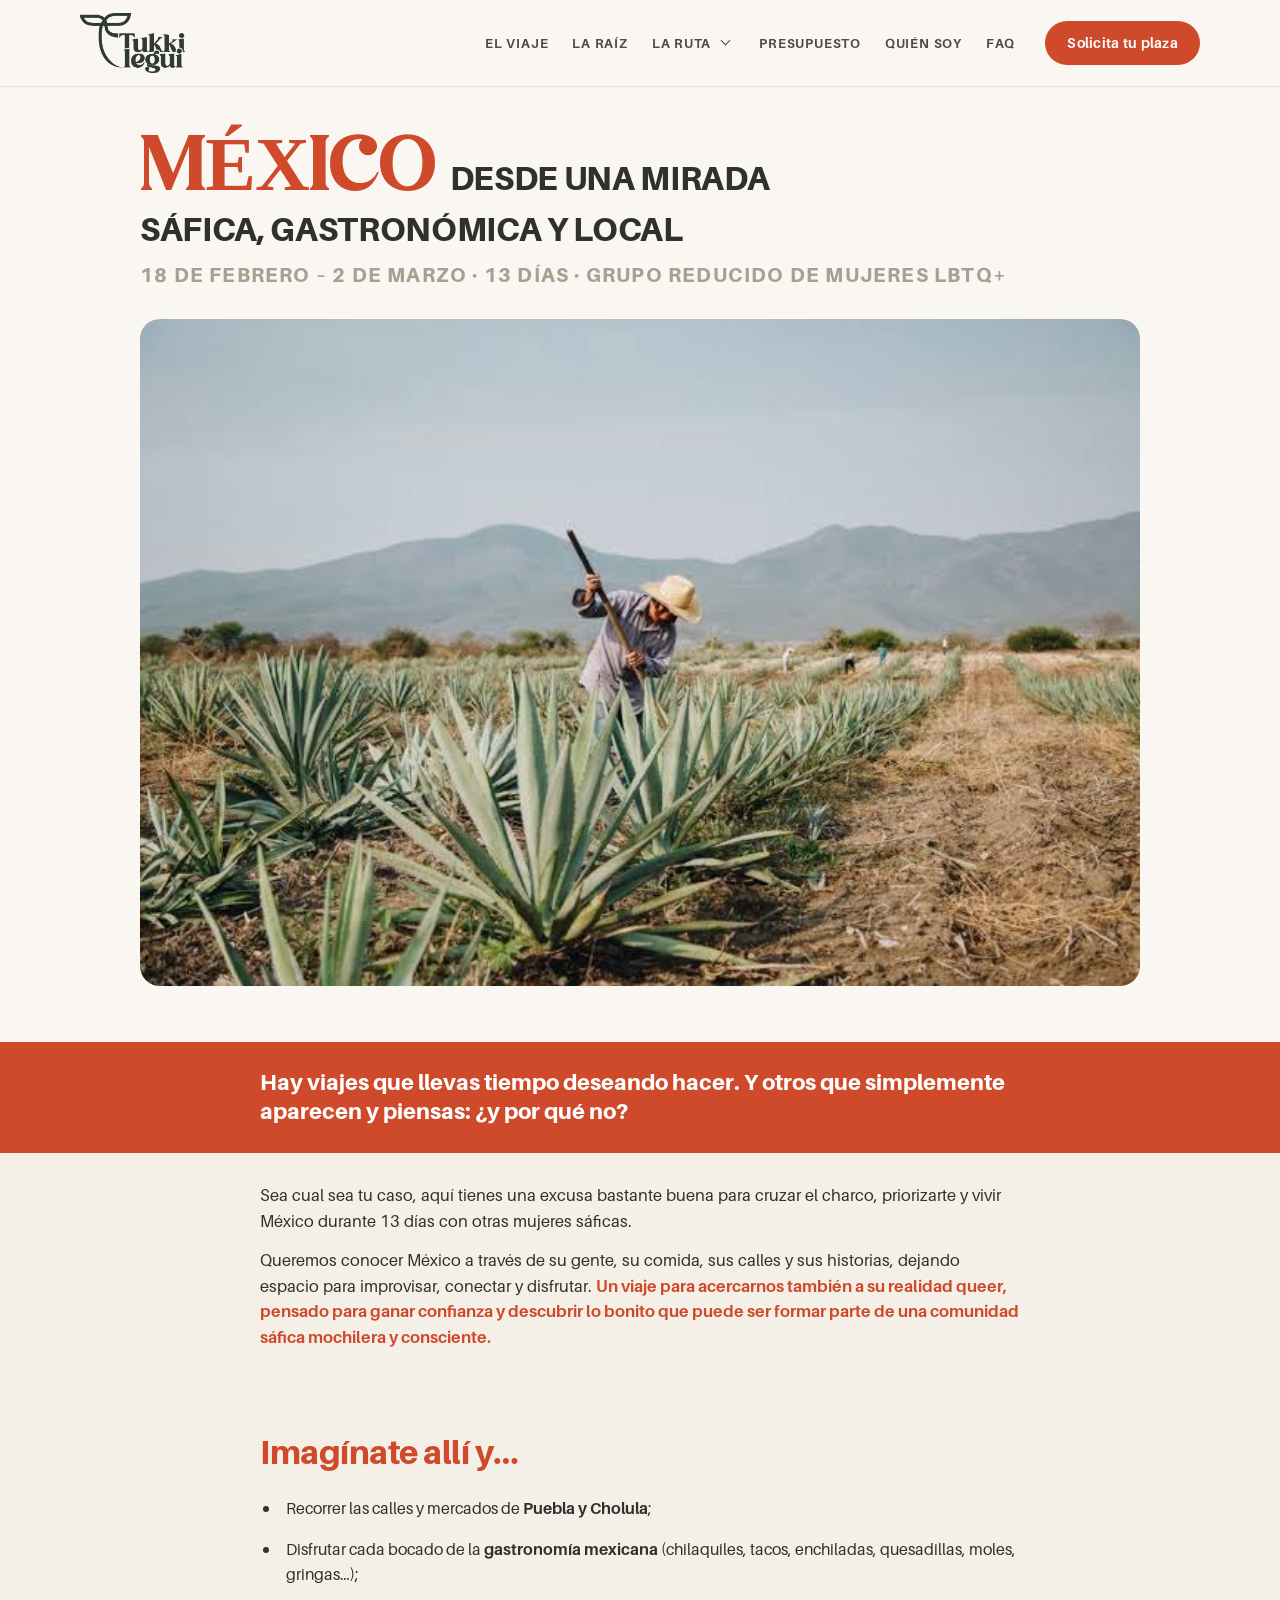
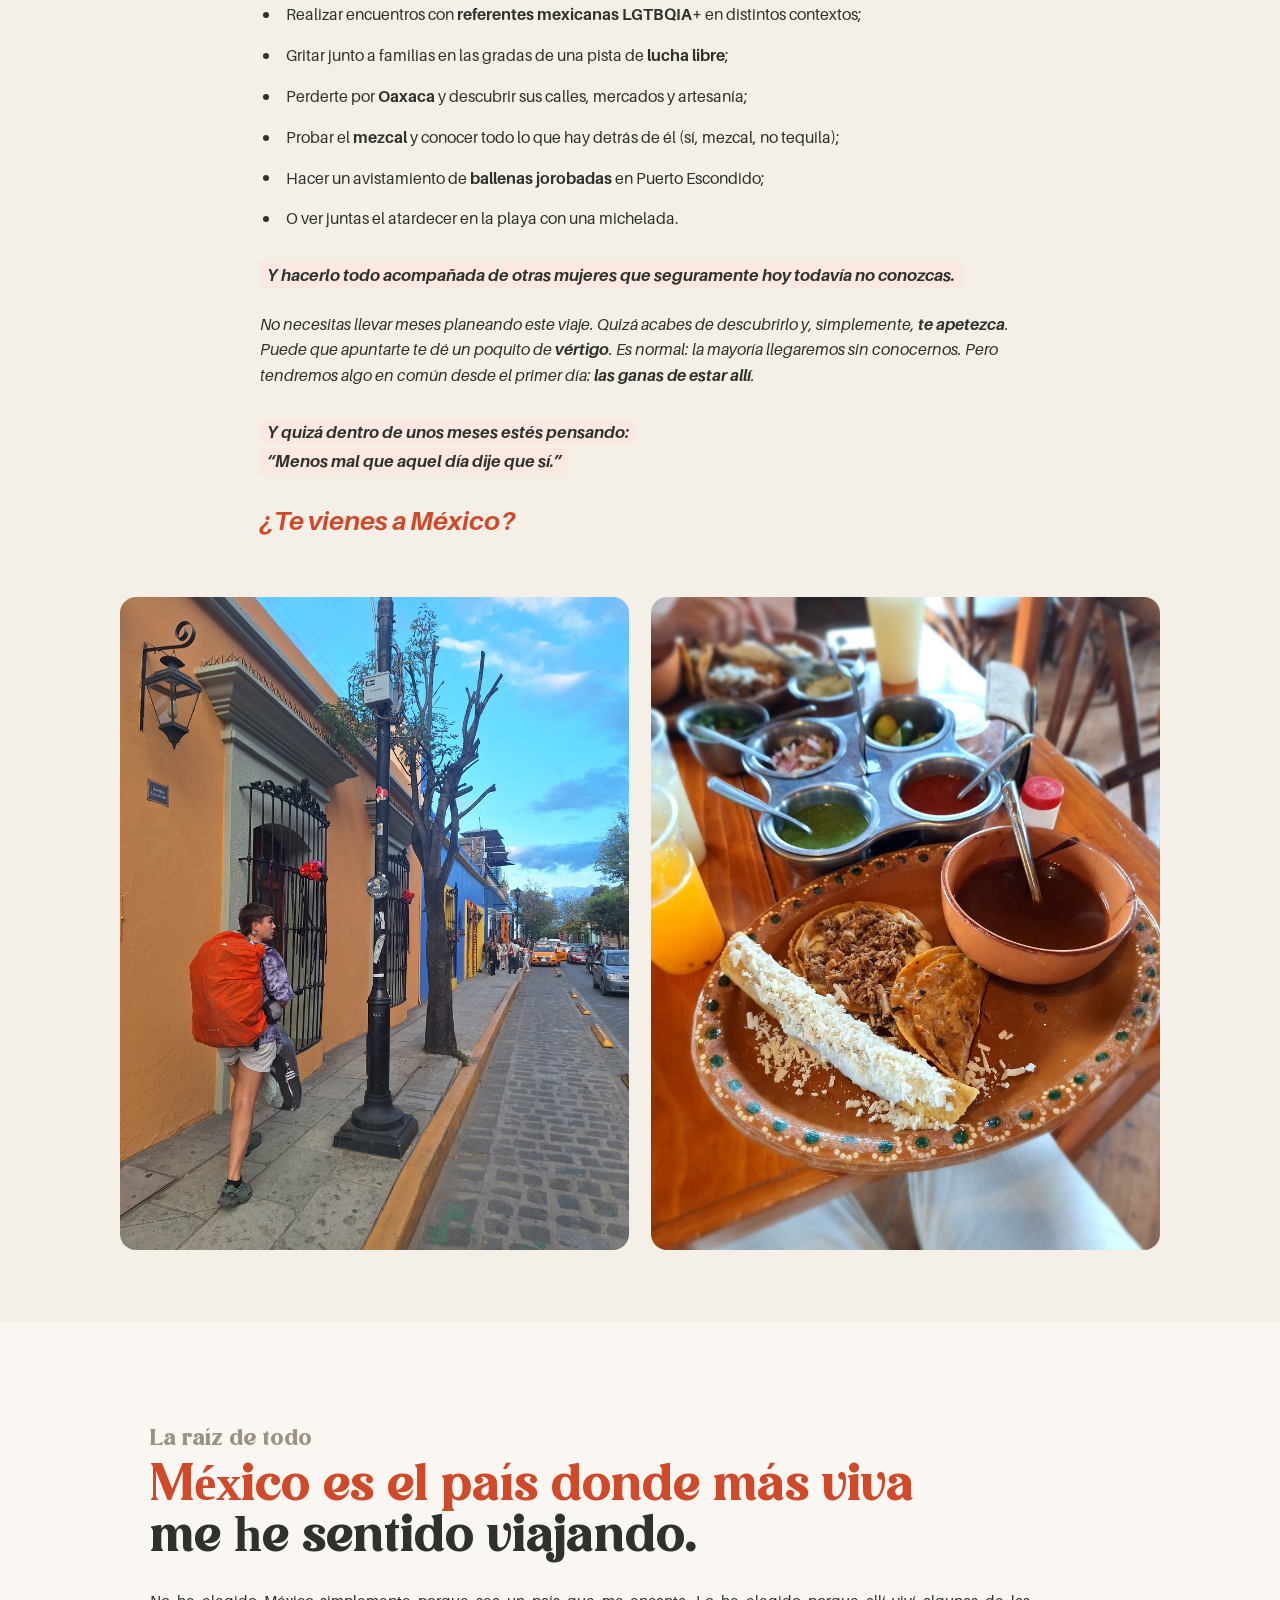
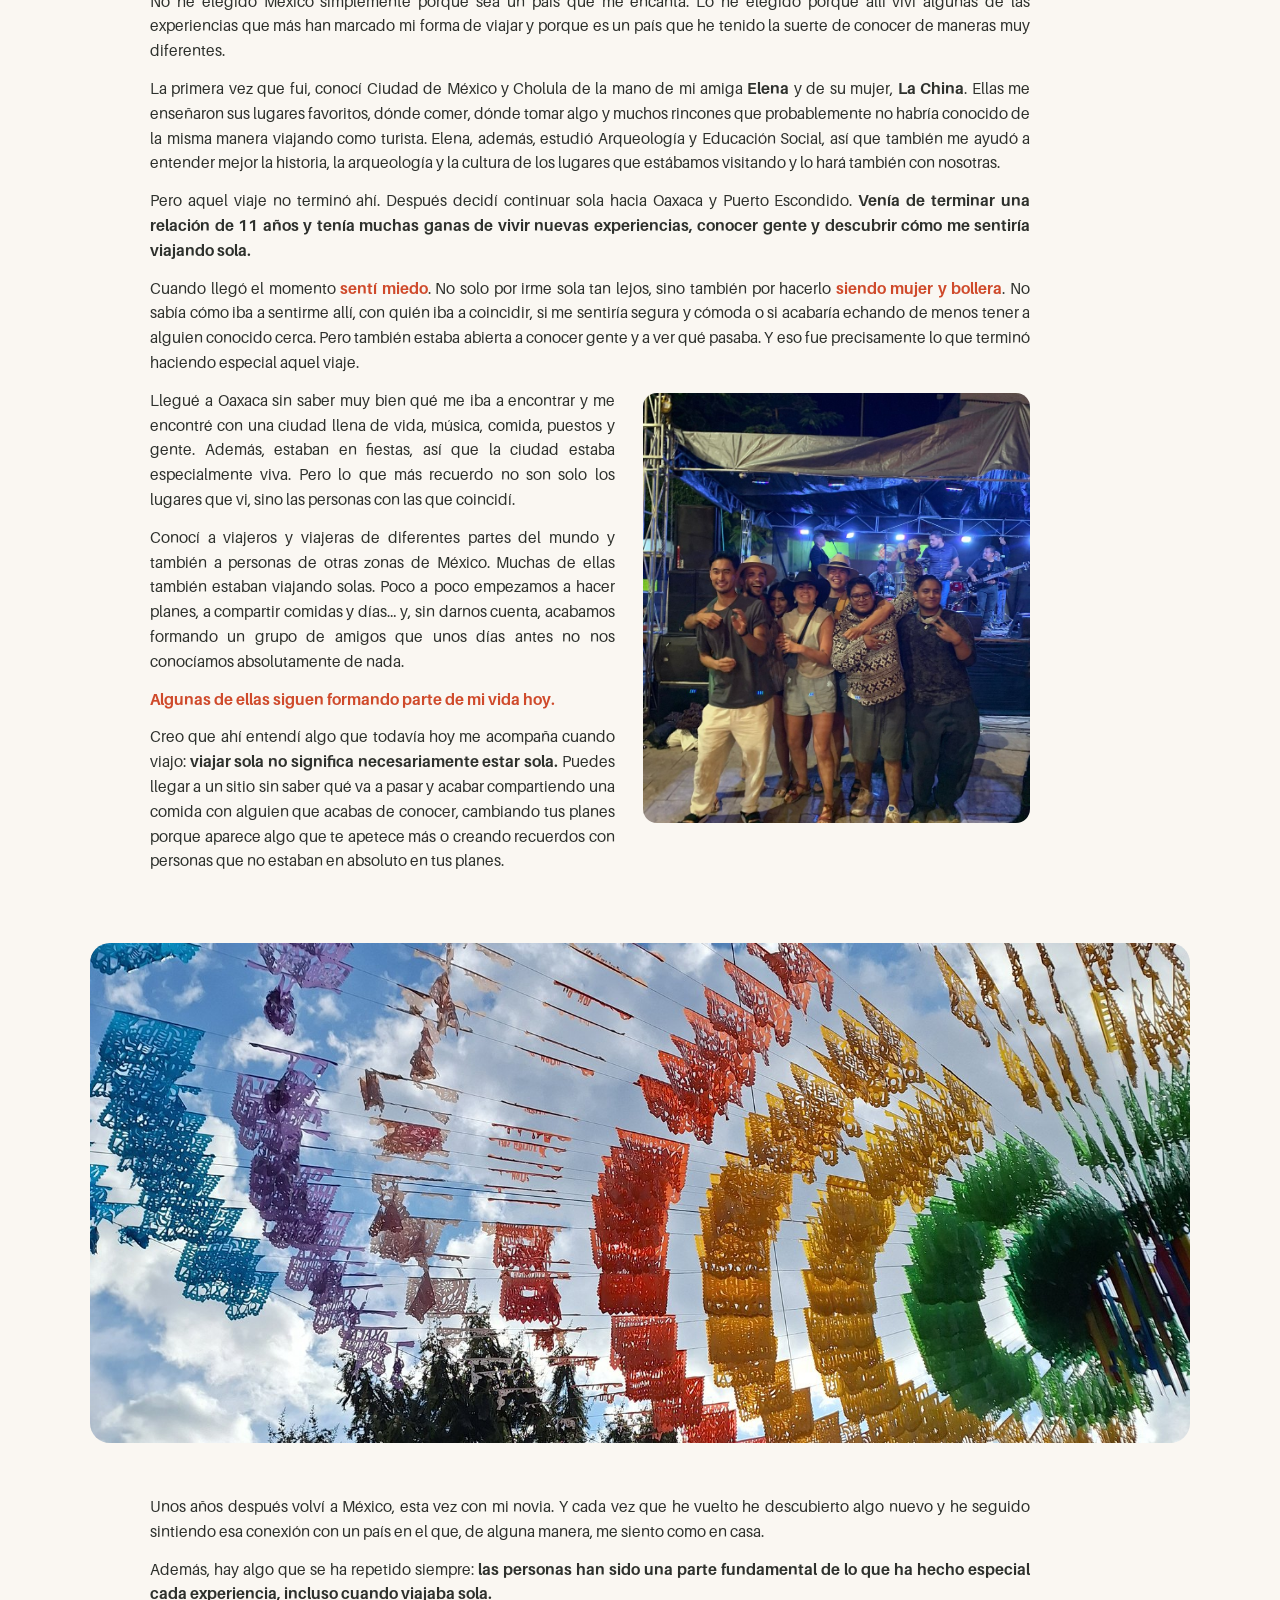
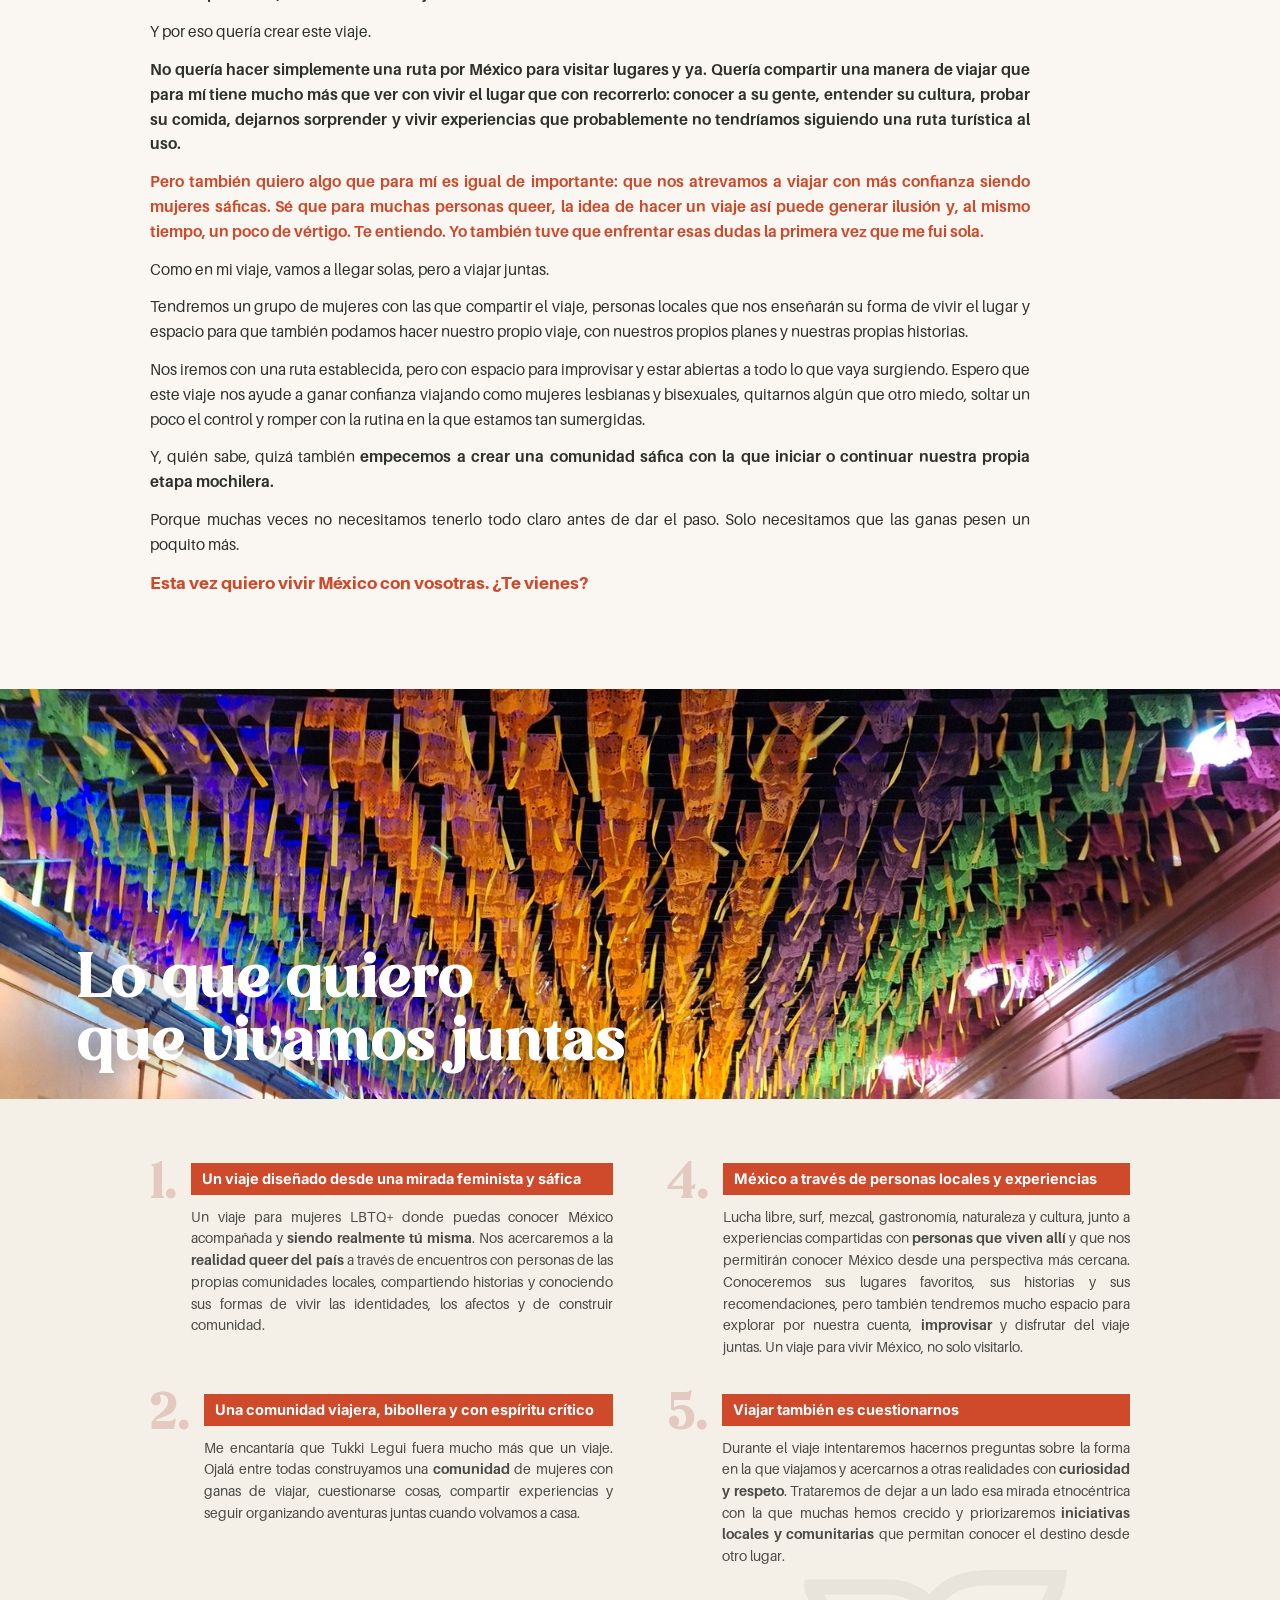
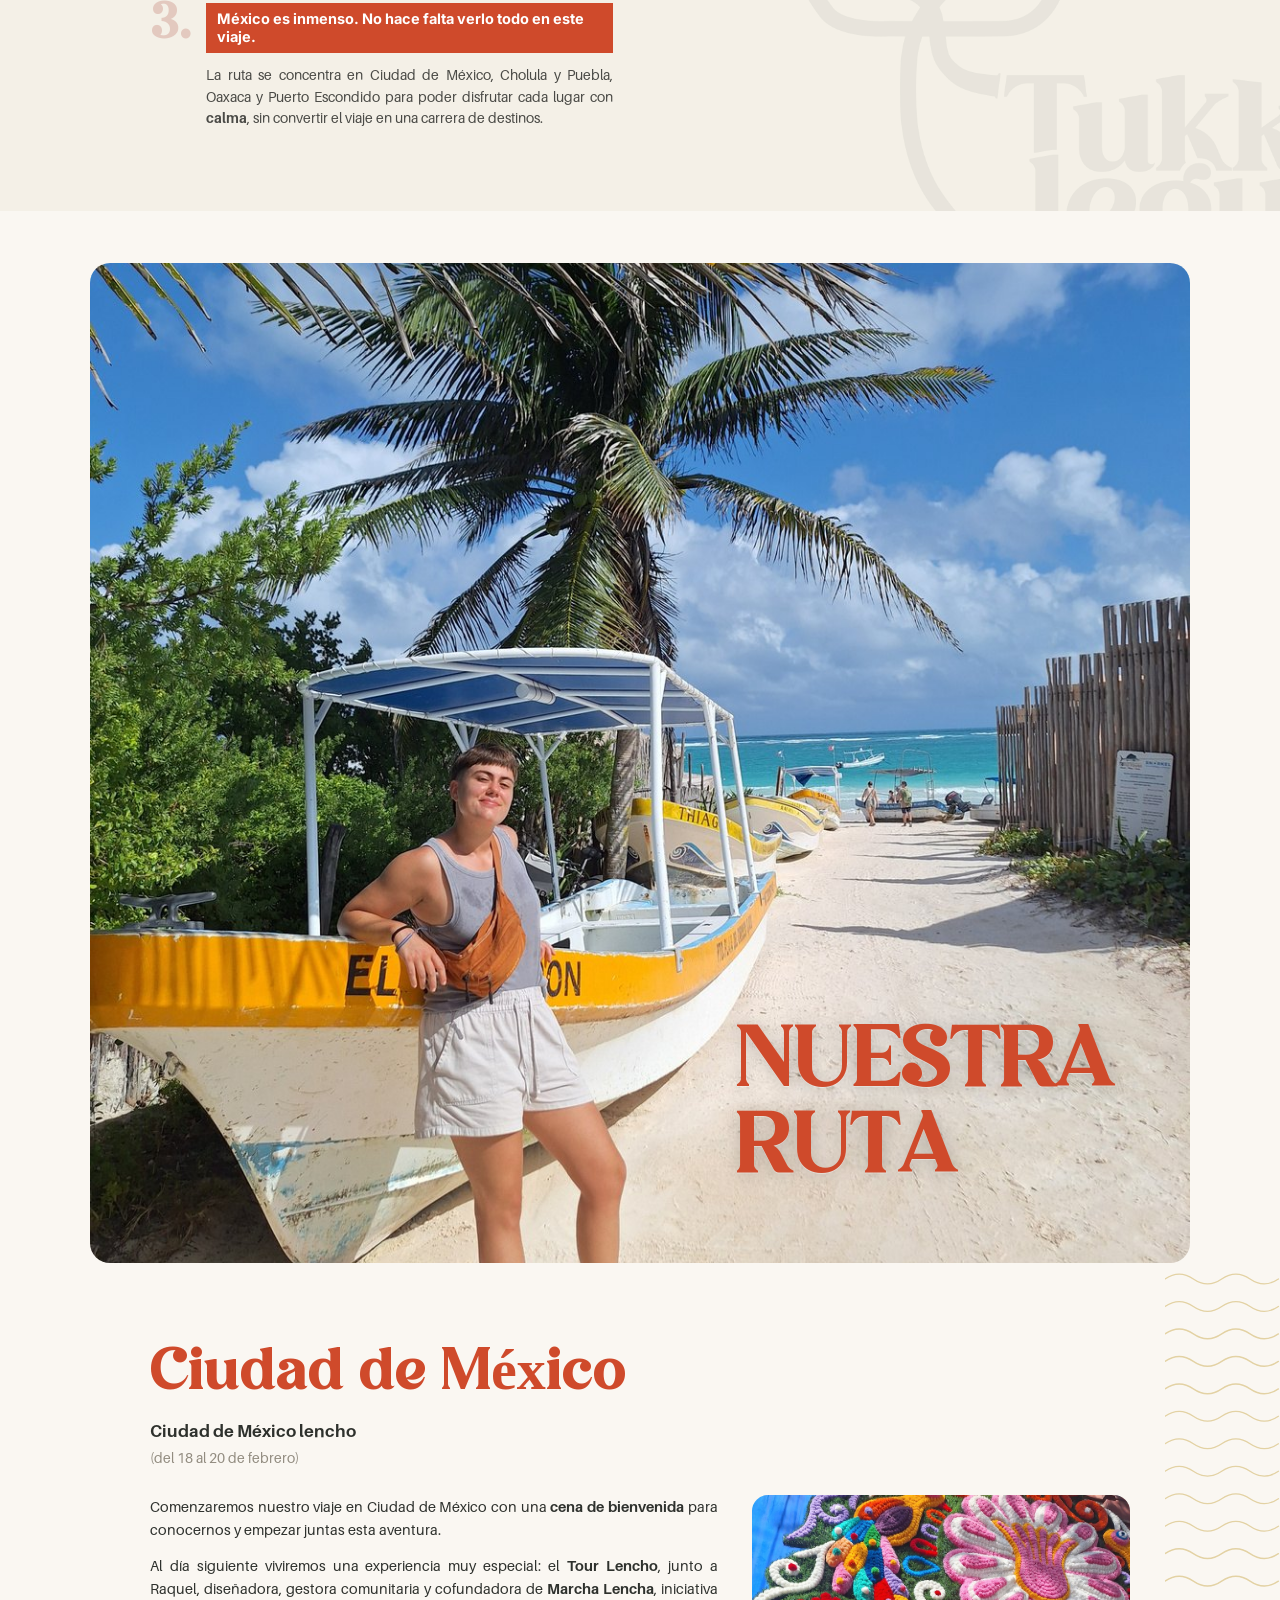
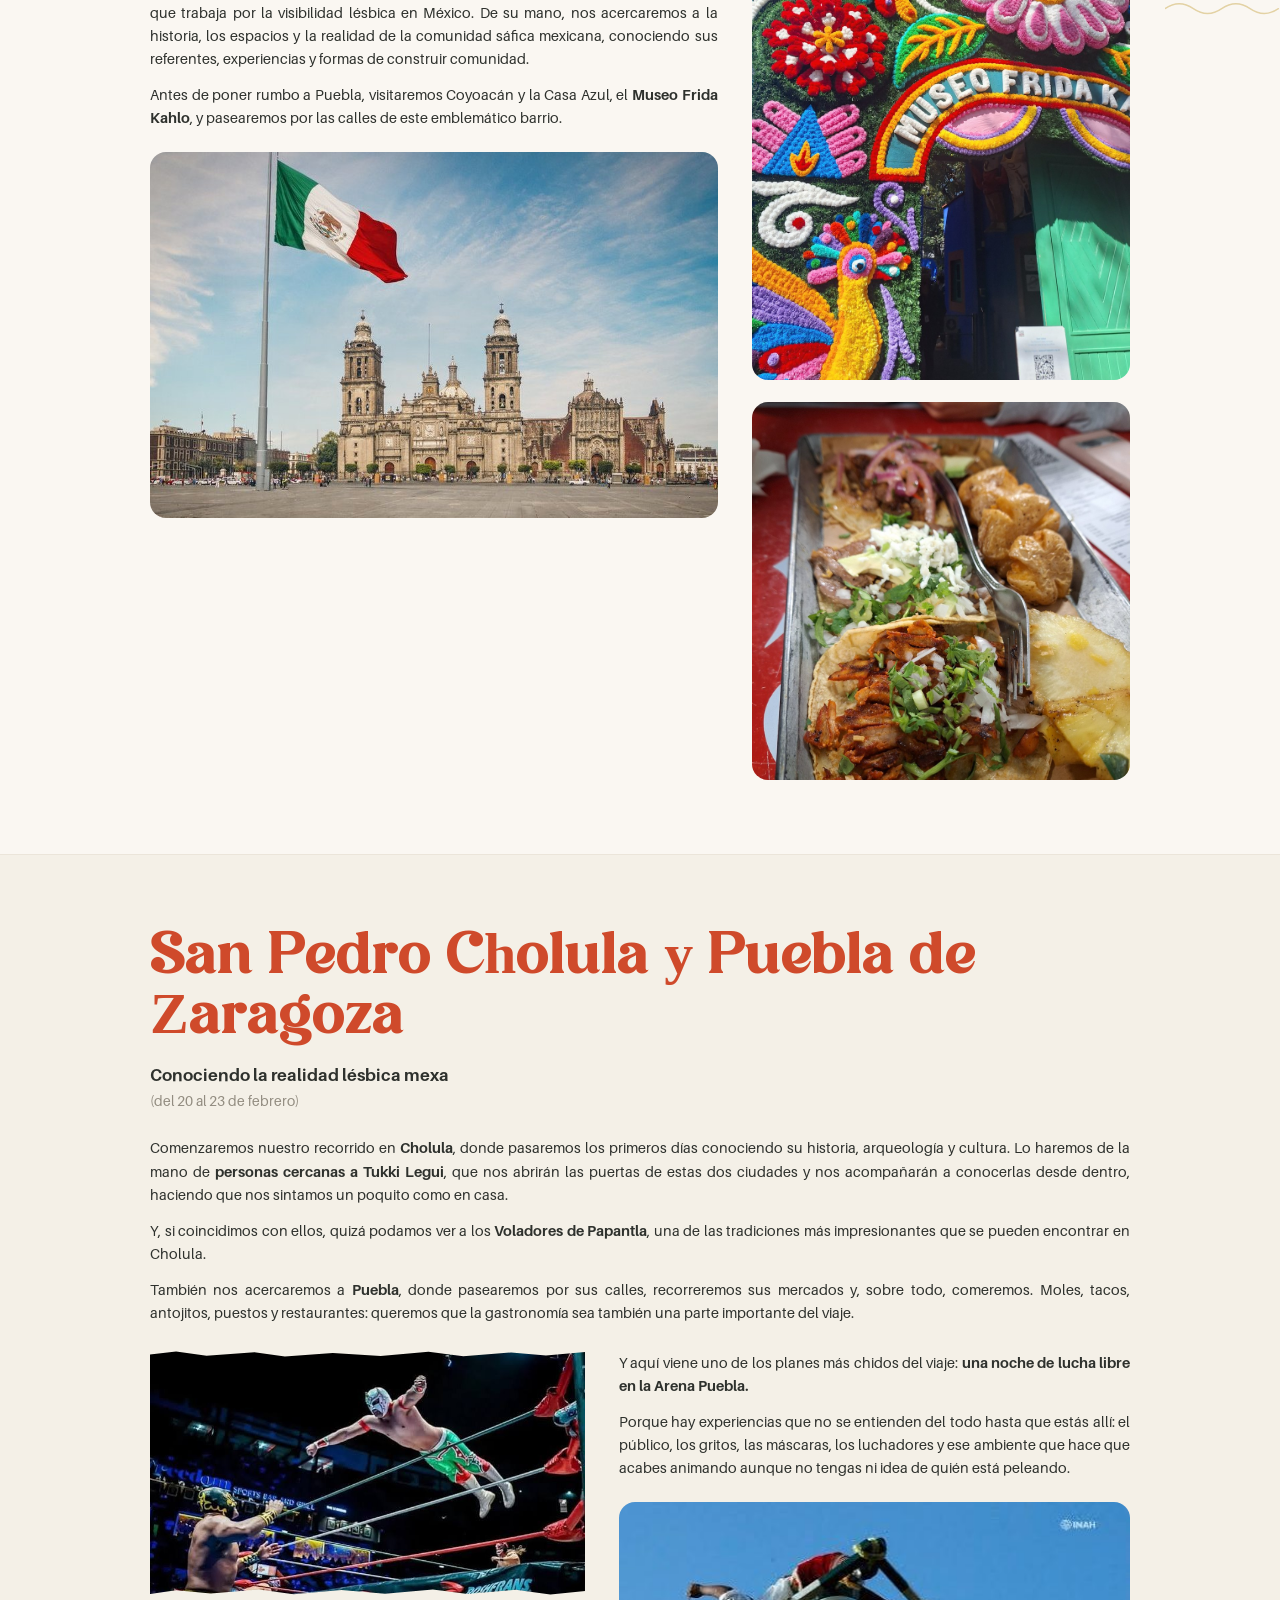
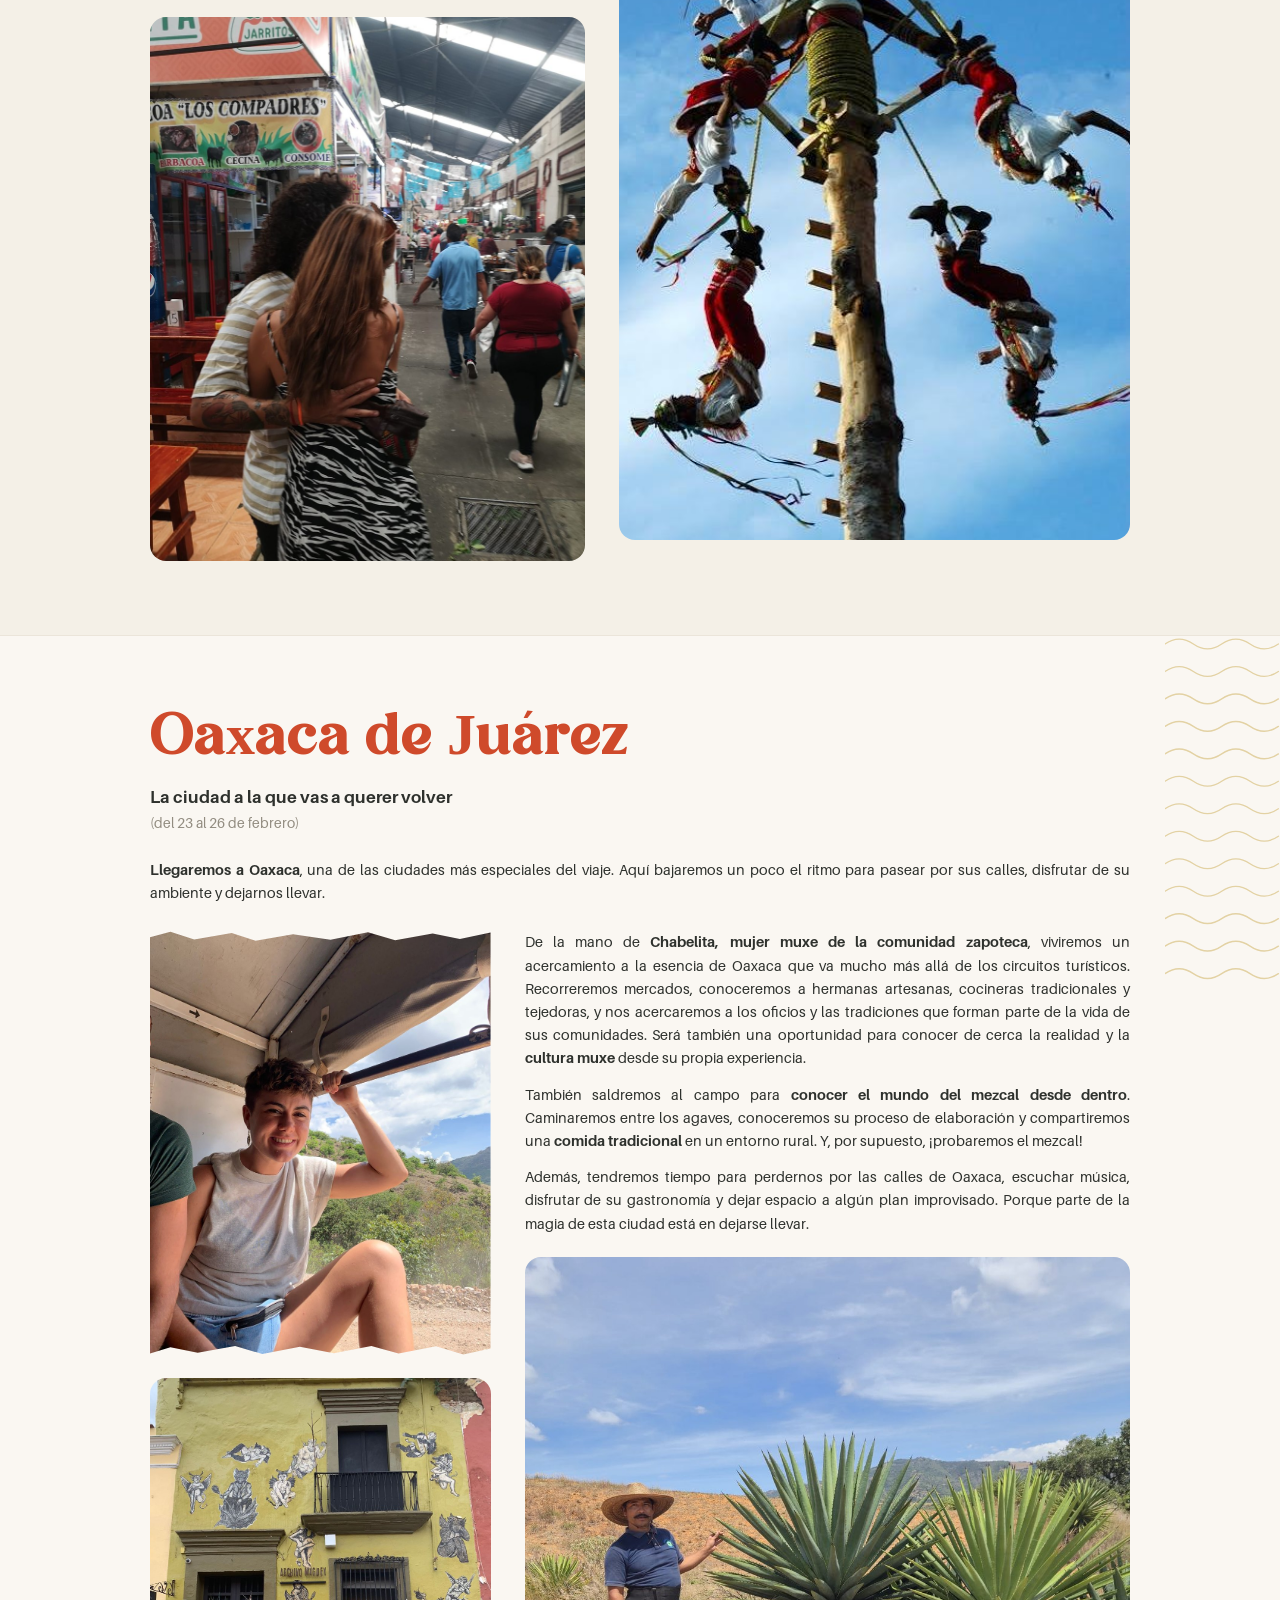
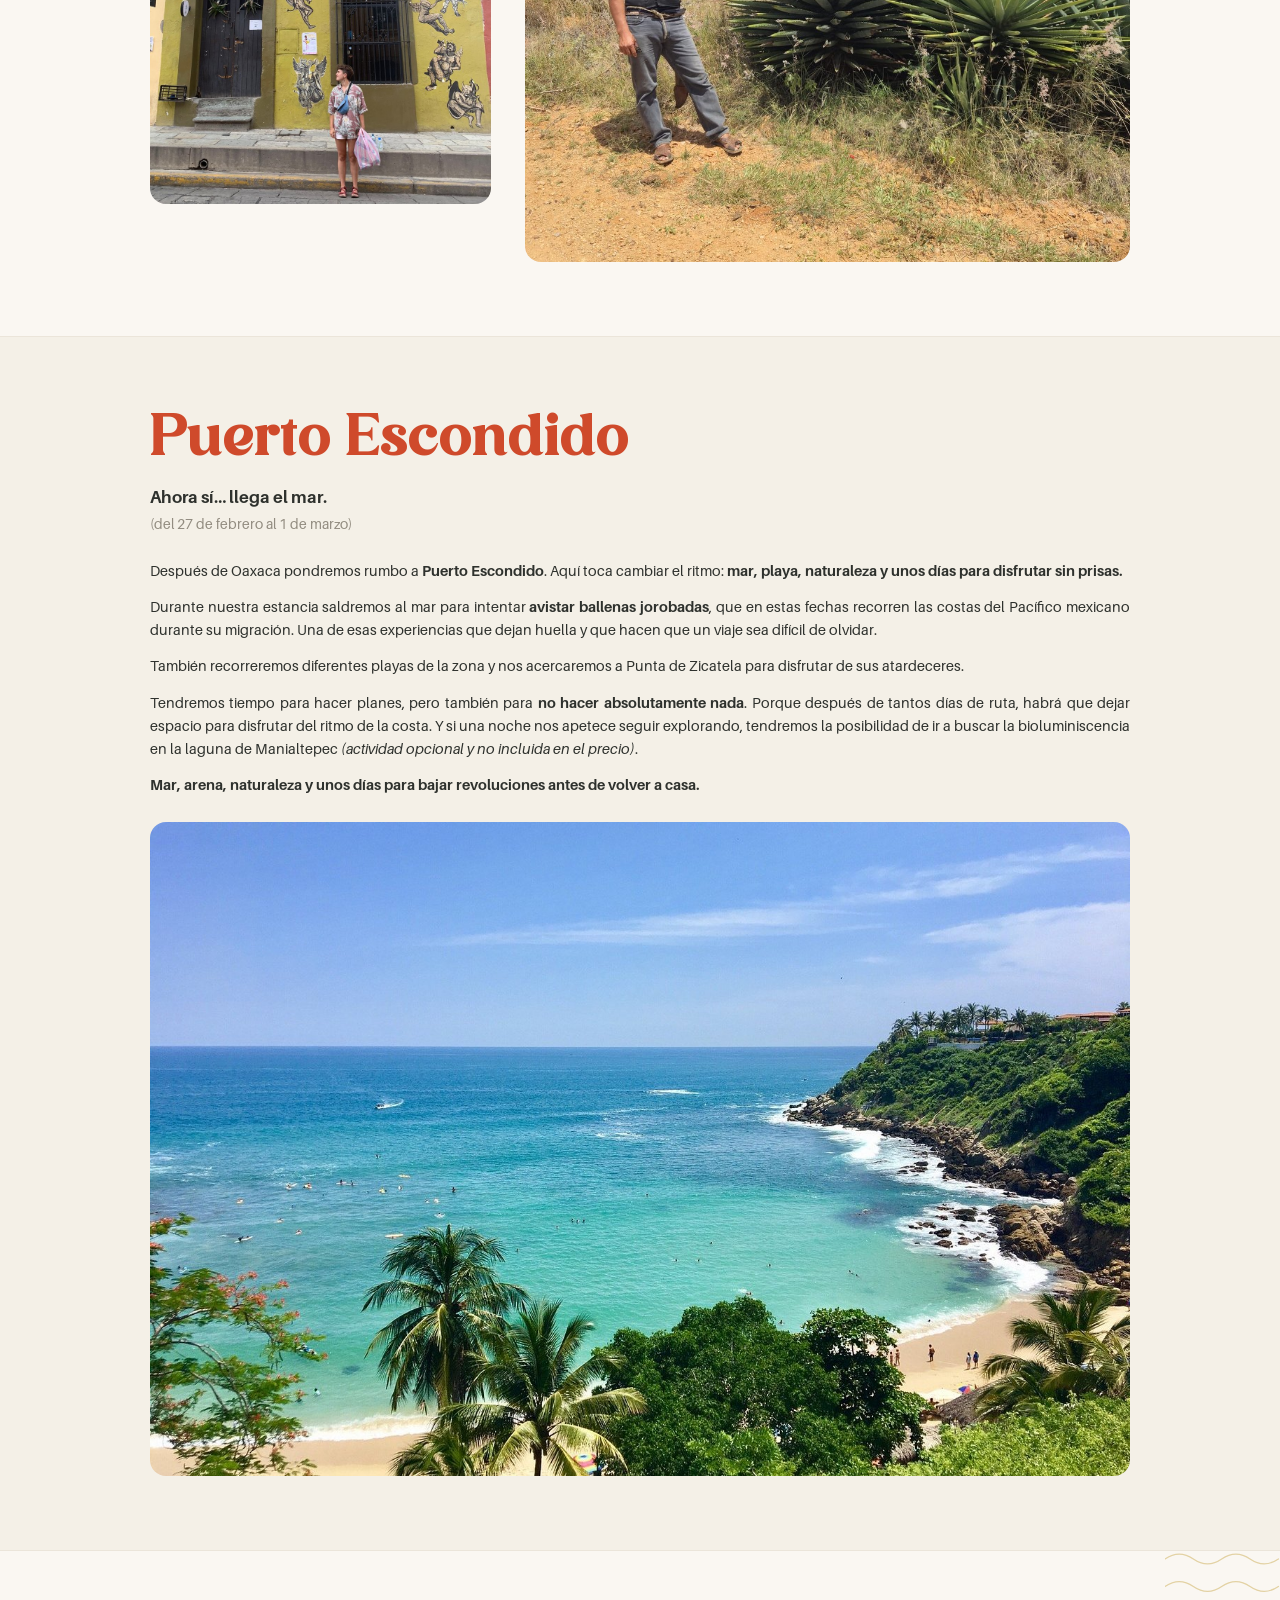
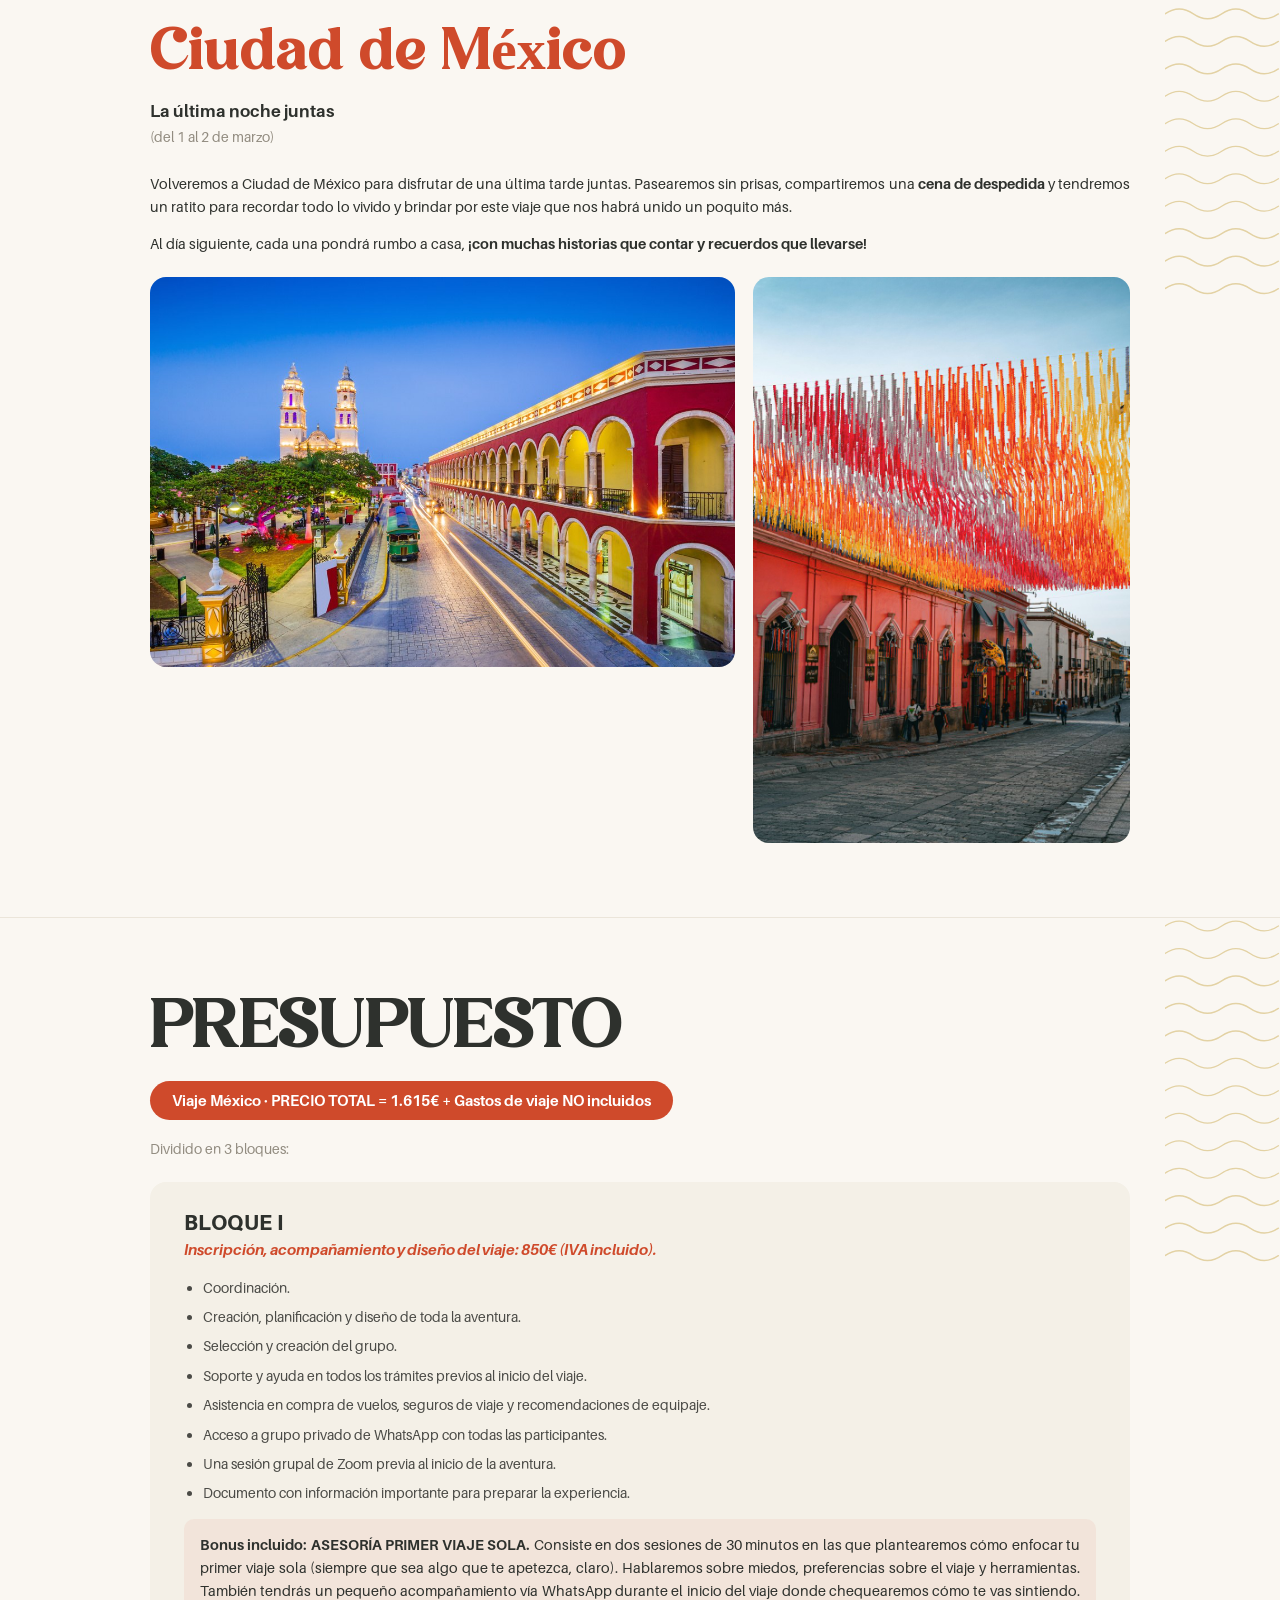
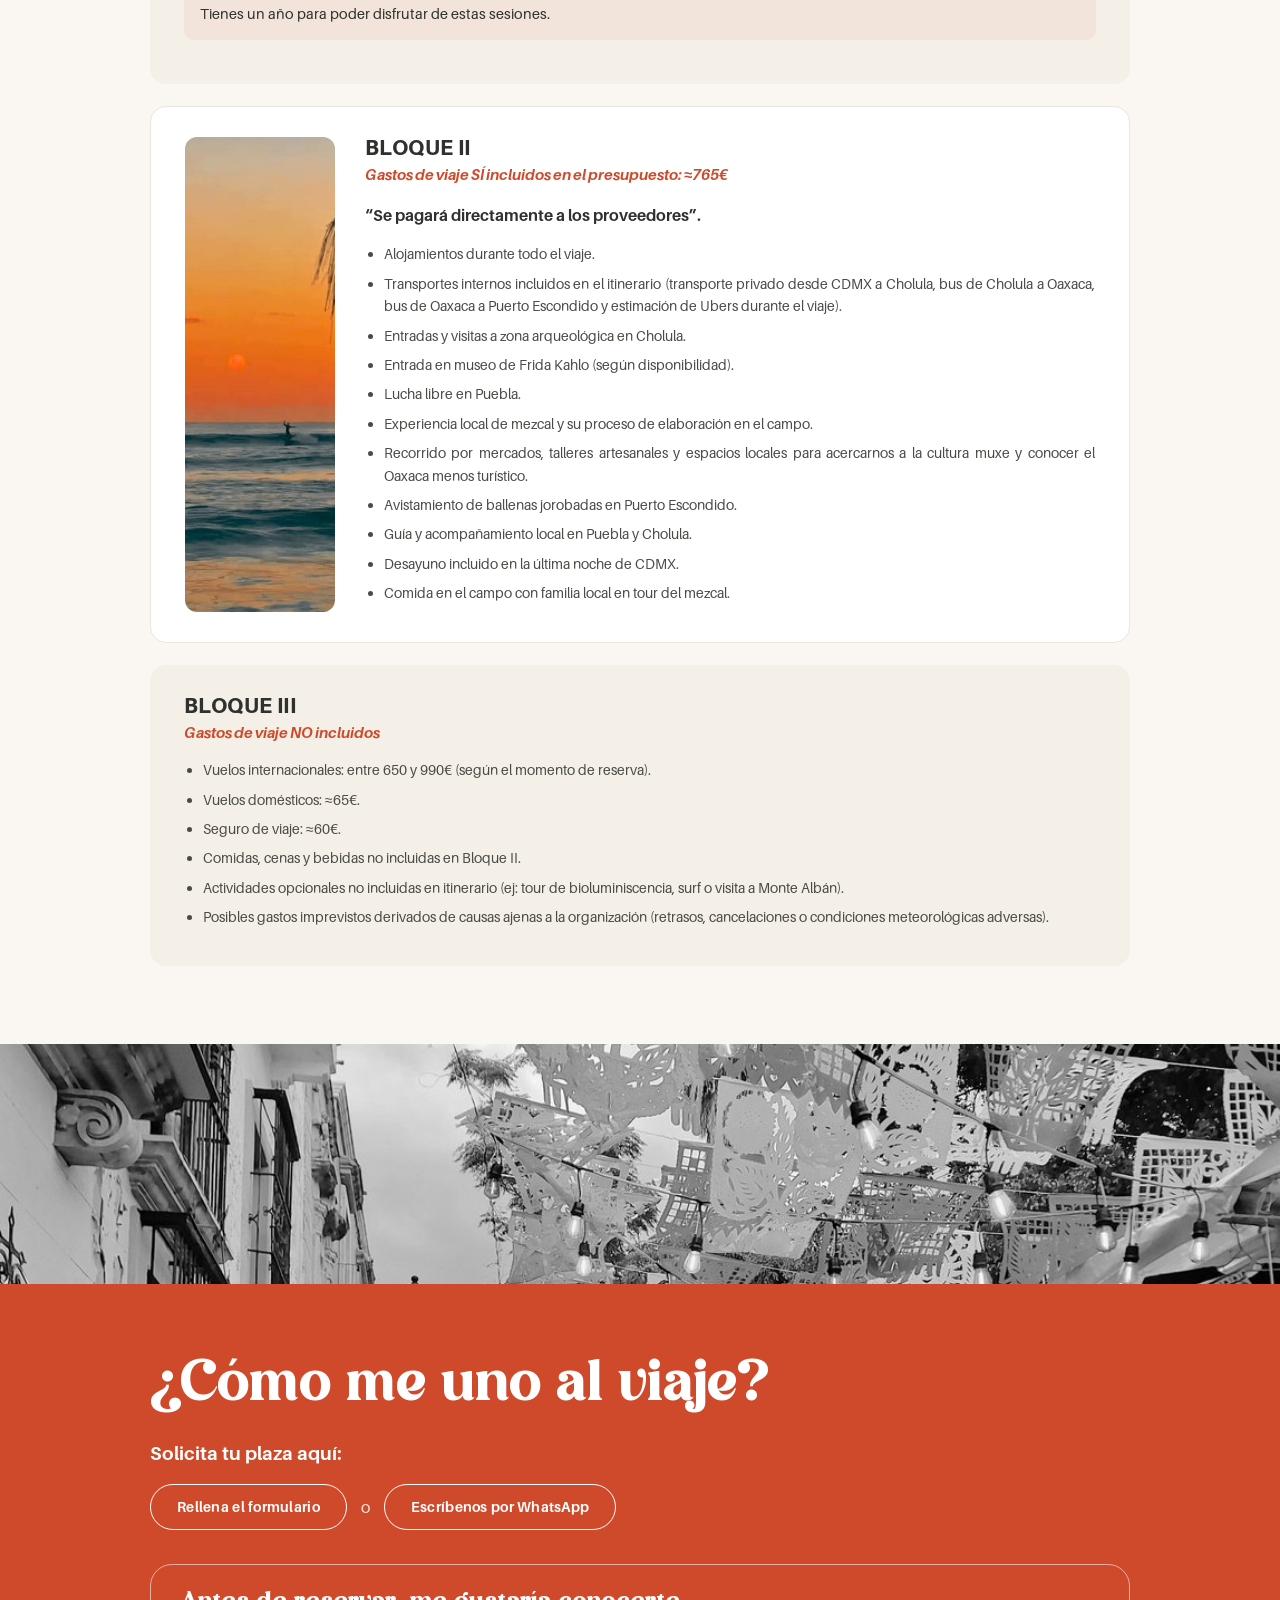
<file: index.html>
<!doctype html>
<html lang="es">
<head>
<meta charset="utf-8">
<meta name="viewport" content="width=device-width, initial-scale=1">
<title>México, para mujeres sáficas · Tukki Legui</title>
<meta name="description" content="Viaje organizado a México para mujeres sáficas. Del 18 de febrero al 2 de marzo: Ciudad de México, Cholula y Puebla, Oaxaca y Puerto Escondido.">
<link rel="icon" type="image/png" href="assets/favicon.png">
<link rel="apple-touch-icon" href="assets/apple-touch-icon.png">
<meta name="theme-color" content="#CF4A2B">
<link rel="preconnect" href="https://fonts.googleapis.com">
<link rel="preconnect" href="https://fonts.gstatic.com" crossorigin>
<link href="https://fonts.googleapis.com/css2?family=Inter:wght@700&family=Caveat:wght@600&display=swap" rel="stylesheet">
<link rel="stylesheet" href="assets/site.css">
</head>
<body>

<svg width="0" height="0" style="position:absolute" aria-hidden="true"><defs>
<g id="olas-oro" fill="none" stroke="#E3D2A4" stroke-width="1.5" stroke-linecap="round"><path d="M0 9 q 16.00 -11 32.00 0 q 16.00 11 32.00 0 q 16.00 -11 32.00 0 q 16.00 11 32.00 0"/><path d="M0 40 q 16.00 -11 32.00 0 q 16.00 11 32.00 0 q 16.00 -11 32.00 0 q 16.00 11 32.00 0"/><path d="M0 71 q 16.00 -11 32.00 0 q 16.00 11 32.00 0 q 16.00 -11 32.00 0 q 16.00 11 32.00 0"/><path d="M0 102 q 16.00 -11 32.00 0 q 16.00 11 32.00 0 q 16.00 -11 32.00 0 q 16.00 11 32.00 0"/><path d="M0 133 q 16.00 -11 32.00 0 q 16.00 11 32.00 0 q 16.00 -11 32.00 0 q 16.00 11 32.00 0"/><path d="M0 164 q 16.00 -11 32.00 0 q 16.00 11 32.00 0 q 16.00 -11 32.00 0 q 16.00 11 32.00 0"/><path d="M0 195 q 16.00 -11 32.00 0 q 16.00 11 32.00 0 q 16.00 -11 32.00 0 q 16.00 11 32.00 0"/><path d="M0 226 q 16.00 -11 32.00 0 q 16.00 11 32.00 0 q 16.00 -11 32.00 0 q 16.00 11 32.00 0"/><path d="M0 257 q 16.00 -11 32.00 0 q 16.00 11 32.00 0 q 16.00 -11 32.00 0 q 16.00 11 32.00 0"/><path d="M0 288 q 16.00 -11 32.00 0 q 16.00 11 32.00 0 q 16.00 -11 32.00 0 q 16.00 11 32.00 0"/><path d="M0 319 q 16.00 -11 32.00 0 q 16.00 11 32.00 0 q 16.00 -11 32.00 0 q 16.00 11 32.00 0"/><path d="M0 350 q 16.00 -11 32.00 0 q 16.00 11 32.00 0 q 16.00 -11 32.00 0 q 16.00 11 32.00 0"/><path d="M0 381 q 16.00 -11 32.00 0 q 16.00 11 32.00 0 q 16.00 -11 32.00 0 q 16.00 11 32.00 0"/></g>
<g id="olas-agua" fill="none" stroke="#CF4A2B" stroke-width="1.4" stroke-linecap="round"><path d="M0 3.0 q 4.86 -3.2 9.71 0 q 4.86 3.2 9.71 0 q 4.86 -3.2 9.71 0 q 4.86 3.2 9.71 0 q 4.86 -3.2 9.71 0 q 4.86 3.2 9.71 0 q 4.86 -3.2 9.71 0 q 4.86 3.2 9.71 0 q 4.86 -3.2 9.71 0 q 4.86 3.2 9.71 0 q 4.86 -3.2 9.71 0 q 4.86 3.2 9.71 0 q 4.86 -3.2 9.71 0 q 4.86 3.2 9.71 0"/><path d="M0 10.5 q 4.86 -3.2 9.71 0 q 4.86 3.2 9.71 0 q 4.86 -3.2 9.71 0 q 4.86 3.2 9.71 0 q 4.86 -3.2 9.71 0 q 4.86 3.2 9.71 0 q 4.86 -3.2 9.71 0 q 4.86 3.2 9.71 0 q 4.86 -3.2 9.71 0 q 4.86 3.2 9.71 0 q 4.86 -3.2 9.71 0 q 4.86 3.2 9.71 0 q 4.86 -3.2 9.71 0 q 4.86 3.2 9.71 0"/><path d="M0 18.0 q 4.86 -3.2 9.71 0 q 4.86 3.2 9.71 0 q 4.86 -3.2 9.71 0 q 4.86 3.2 9.71 0 q 4.86 -3.2 9.71 0 q 4.86 3.2 9.71 0 q 4.86 -3.2 9.71 0 q 4.86 3.2 9.71 0 q 4.86 -3.2 9.71 0 q 4.86 3.2 9.71 0 q 4.86 -3.2 9.71 0 q 4.86 3.2 9.71 0 q 4.86 -3.2 9.71 0 q 4.86 3.2 9.71 0"/><path d="M0 25.5 q 4.86 -3.2 9.71 0 q 4.86 3.2 9.71 0 q 4.86 -3.2 9.71 0 q 4.86 3.2 9.71 0 q 4.86 -3.2 9.71 0 q 4.86 3.2 9.71 0 q 4.86 -3.2 9.71 0 q 4.86 3.2 9.71 0 q 4.86 -3.2 9.71 0 q 4.86 3.2 9.71 0 q 4.86 -3.2 9.71 0 q 4.86 3.2 9.71 0 q 4.86 -3.2 9.71 0 q 4.86 3.2 9.71 0"/><path d="M0 33.0 q 4.86 -3.2 9.71 0 q 4.86 3.2 9.71 0 q 4.86 -3.2 9.71 0 q 4.86 3.2 9.71 0 q 4.86 -3.2 9.71 0 q 4.86 3.2 9.71 0 q 4.86 -3.2 9.71 0 q 4.86 3.2 9.71 0 q 4.86 -3.2 9.71 0 q 4.86 3.2 9.71 0 q 4.86 -3.2 9.71 0 q 4.86 3.2 9.71 0 q 4.86 -3.2 9.71 0 q 4.86 3.2 9.71 0"/></g>
</defs></svg>

<nav>
  <div class="wrap">
    <a class="brand" href="#top"><img src="assets/logo.png" alt="Tukki Legui"></a>
    <ul id="menu">
      <li><a href="#viaje">El viaje</a></li>
      <li><a href="#raiz">La raíz</a></li>
      <li class="con-sub">
        <a href="#ruta">La ruta</a>
        <button class="abre-sub" aria-expanded="false" aria-label="Ver destinos"></button>
        <ul class="sub">
          <li><a href="#cdmx">Ciudad de México</a></li>
          <li><a href="#cholula">Cholula y Puebla</a></li>
          <li><a href="#oaxaca">Oaxaca</a></li>
          <li><a href="#puerto-escondido">Puerto Escondido</a></li>
          <li><a href="#cdmx-final">La última noche</a></li>
        </ul>
      </li>
      <li><a href="#presupuesto">Presupuesto</a></li>
      <li><a href="#isa">Quién soy</a></li>
      <li><a href="#faq">FAQ</a></li>
      <li class="solo-movil"><a class="btn" href="#reservar">Solicita tu plaza</a></li>
    </ul>
    <a class="btn" href="#reservar">Solicita tu plaza</a>
    <button class="hamburguesa" aria-expanded="false" aria-controls="menu"
            aria-label="Abrir menú"><span></span><span></span><span></span></button>
  </div>
</nav>

<header class="portada portada-mx" id="top">
  <div class="wrap">
    <h1 class="titular">
      <em class="mexico">MÉXICO</em>
      <span class="lineas fila-2">DESDE UNA MIRADA</span>
      <span class="lineas fila-3"><b>SÁFICA, GASTRONÓMICA Y LOCAL</b></span>
    </h1>
    <p class="meta">18 de febrero – 2 de marzo · 13 días · Grupo reducido de mujeres LBTQ+</p>
  </div>
  <figure><img src="assets/mexico/portada.jpg" alt="Jimador trabajando en un campo de agave en Oaxaca"></figure>
</header>

<section class="intro-mx" id="viaje">
  <div class="banda-naranja"><div class="wrap narrow">
    <p>Hay viajes que llevas tiempo deseando hacer. Y otros que simplemente aparecen y piensas: ¿y por qué no?</p>
  </div></div>
  <div class="wrap narrow cuerpo-intro">
    <p>Sea cual sea tu caso, aquí tienes una excusa bastante buena para cruzar el charco, priorizarte y vivir México durante 13 días con otras mujeres sáficas.</p>
    <p>Queremos conocer México a través de su gente, su comida, sus calles y sus historias, dejando espacio para improvisar, conectar y disfrutar. <span class="hl">Un viaje para acercarnos también a su realidad queer, pensado para ganar confianza y descubrir lo bonito que puede ser formar parte de una comunidad sáfica mochilera y consciente.</span></p>
  </div>
</section>

<section class="imagina">
  <div class="wrap narrow">
    <h2>Imagínate allí y…</h2>
    <ul>
      <li>Recorrer las calles y mercados de <b>Puebla y Cholula</b>;</li>
      <li>Disfrutar cada bocado de la <b>gastronomía mexicana</b> (chilaquiles, tacos, enchiladas, quesadillas, moles, gringas…);</li>
      <li>Realizar encuentros con <b>referentes mexicanas LGTBQIA+</b> en distintos contextos;</li>
      <li>Gritar junto a familias en las gradas de una pista de <b>lucha libre</b>;</li>
      <li>Perderte por <b>Oaxaca</b> y descubrir sus calles, mercados y artesanía;</li>
      <li>Probar el <b>mezcal</b> y conocer todo lo que hay detrás de él (sí, mezcal, no tequila);</li>
      <li>Hacer un avistamiento de <b>ballenas jorobadas</b> en Puerto Escondido;</li>
      <li>O ver juntas el atardecer en la playa con una michelada.</li>
    </ul>
    <p class="cierre"><span><b>Y hacerlo todo acompañada de otras mujeres que seguramente hoy todavía no conozcas.</b></span></p>
    <p class="apunte">No necesitas llevar meses planeando este viaje. Quizá acabes de descubrirlo y, simplemente, <b>te apetezca</b>.<br>
      Puede que apuntarte te dé un poquito de <b>vértigo</b>. Es normal: la mayoría llegaremos sin conocernos. Pero tendremos algo en común desde el primer día: <b>las ganas de estar allí</b>.</p>
    <p class="cierre"><span><b>Y quizá dentro de unos meses estés pensando:</b></span><br>
      <span><b>“Menos mal que aquel día dije que sí.”</b></span></p>
    <p class="pregunta">¿Te vienes a México?</p>
  </div>
  <div class="imagina-dos">
    <img src="assets/mexico/imagina-1.jpg" alt="Isa con la mochila por una calle de Oaxaca">
    <img src="assets/mexico/imagina-2.jpg" alt="Tacos con salsas en un restaurante mexicano">
  </div>
</section>

<section class="raiz" id="raiz">
  <div class="wrap head">
    <p class="eyebrow">La raíz de todo</p>
    <h2>México es el país donde más viva<br> <span>me he sentido viajando.</span></h2>
    <div class="raiz-grid">
        <p>No he elegido México simplemente porque sea un país que me encanta. Lo he elegido porque allí viví algunas de las experiencias que más han marcado mi forma de viajar y porque es un país que he tenido la suerte de conocer de maneras muy diferentes.</p>
        <p>La primera vez que fui, conocí Ciudad de México y Cholula de la mano de mi amiga <b>Elena</b> y de su mujer, <b>La China</b>. Ellas me enseñaron sus lugares favoritos, dónde comer, dónde tomar algo y muchos rincones que probablemente no habría conocido de la misma manera viajando como turista. Elena, además, estudió Arqueología y Educación Social, así que también me ayudó a entender mejor la historia, la arqueología y la cultura de los lugares que estábamos visitando y lo hará también con nosotras.</p>
        <p>Pero aquel viaje no terminó ahí. Después decidí continuar sola hacia Oaxaca y Puerto Escondido. <b>Venía de terminar una relación de 11 años y tenía muchas ganas de vivir nuevas experiencias, conocer gente y descubrir cómo me sentiría viajando sola.</b></p>
        <p>Cuando llegó el momento <span class="hl">sentí miedo</span>. No solo por irme sola tan lejos, sino también por hacerlo <span class="hl">siendo mujer y bollera</span>. No sabía cómo iba a sentirme allí, con quién iba a coincidir, si me sentiría segura y cómoda o si acabaría echando de menos tener a alguien conocido cerca. Pero también estaba abierta a conocer gente y a ver qué pasaba. Y eso fue precisamente lo que terminó haciendo especial aquel viaje.</p>
        <img class="inset" src="assets/mexico/raiz-inset.jpg" alt="Grupo de amigas y amigos una noche de lucha libre">
        <p>Llegué a Oaxaca sin saber muy bien qué me iba a encontrar y me encontré con una ciudad llena de vida, música, comida, puestos y gente. Además, estaban en fiestas, así que la ciudad estaba especialmente viva. Pero lo que más recuerdo no son solo los lugares que vi, sino las personas con las que coincidí.</p>
        <p>Conocí a viajeros y viajeras de diferentes partes del mundo y también a personas de otras zonas de México. Muchas de ellas también estaban viajando solas. Poco a poco empezamos a hacer planes, a compartir comidas y días… y, sin darnos cuenta, acabamos formando un grupo de amigos que unos días antes no nos conocíamos absolutamente de nada.</p>
        <p><span class="hl">Algunas de ellas siguen formando parte de mi vida hoy.</span></p>
        <p>Creo que ahí entendí algo que todavía hoy me acompaña cuando viajo: <b>viajar sola no significa necesariamente estar sola.</b> Puedes llegar a un sitio sin saber qué va a pasar y acabar compartiendo una comida con alguien que acabas de conocer, cambiando tus planes porque aparece algo que te apetece más o creando recuerdos con personas que no estaban en absoluto en tus planes.</p>
    </div>
  </div>

  <img class="banda" src="assets/mexico/raiz-banda.jpg" alt="Papel picado de colores sobre una calle de Oaxaca">

  <div class="wrap parte-b">
    <div class="raiz-grid">
        <p>Unos años después volví a México, esta vez con mi novia. Y cada vez que he vuelto he descubierto algo nuevo y he seguido sintiendo esa conexión con un país en el que, de alguna manera, me siento como en casa.</p>
        <p>Además, hay algo que se ha repetido siempre: <b>las personas han sido una parte fundamental de lo que ha hecho especial cada experiencia, incluso cuando viajaba sola.</b></p>
        <p>Y por eso quería crear este viaje.</p>
        <p><b>No quería hacer simplemente una ruta por México para visitar lugares y ya. Quería compartir una manera de viajar que para mí tiene mucho más que ver con vivir el lugar que con recorrerlo: conocer a su gente, entender su cultura, probar su comida, dejarnos sorprender y vivir experiencias que probablemente no tendríamos siguiendo una ruta turística al uso.</b></p>
        <p><span class="hl">Pero también quiero algo que para mí es igual de importante: que nos atrevamos a viajar con más confianza siendo mujeres sáficas. Sé que para muchas personas queer, la idea de hacer un viaje así puede generar ilusión y, al mismo tiempo, un poco de vértigo. Te entiendo. Yo también tuve que enfrentar esas dudas la primera vez que me fui sola.</span></p>
        <p>Como en mi viaje, vamos a llegar solas, pero a viajar juntas.</p>
        <p>Tendremos un grupo de mujeres con las que compartir el viaje, personas locales que nos enseñarán su forma de vivir el lugar y espacio para que también podamos hacer nuestro propio viaje, con nuestros propios planes y nuestras propias historias.</p>
        <p>Nos iremos con una ruta establecida, pero con espacio para improvisar y estar abiertas a todo lo que vaya surgiendo. Espero que este viaje nos ayude a ganar confianza viajando como mujeres lesbianas y bisexuales, quitarnos algún que otro miedo, soltar un poco el control y romper con la rutina en la que estamos tan sumergidas.</p>
        <p>Y, quién sabe, quizá también <b>empecemos a crear una comunidad sáfica con la que iniciar o continuar nuestra propia etapa mochilera.</b></p>
        <p>Porque muchas veces no necesitamos tenerlo todo claro antes de dar el paso. Solo necesitamos que las ganas pesen un poquito más.</p>
        <p class="cierre">Esta vez quiero vivir México con vosotras. ¿Te vienes?</p>
    </div>
  </div>
</section>

<section class="valores">
  <div class="valores-hero">
    <img src="assets/mexico/valores-hero.jpg" alt="Calle de Oaxaca de noche, cubierta de papel picado">
    <h2>Lo que quiero<br>que vivamos juntas</h2>
  </div>
  <img class="marca-agua" src="assets/logo.png" alt="" aria-hidden="true">
  <div class="wrap valores-grid">
    <div class="valor"><span class="num">1.</span><div>
      <h3>Un viaje diseñado desde una mirada feminista y sáfica</h3>
      <p>Un viaje para mujeres LBTQ+ donde puedas conocer México acompañada y <b>siendo realmente tú misma</b>. Nos acercaremos a la <b>realidad queer del país</b> a través de encuentros con personas de las propias comunidades locales, compartiendo historias y conociendo sus formas de vivir las identidades, los afectos y de construir comunidad.</p>
    </div></div>
    <div class="valor"><span class="num">2.</span><div>
      <h3>Una comunidad viajera, bibollera y con espíritu crítico</h3>
      <p>Me encantaría que Tukki Legui fuera mucho más que un viaje. Ojalá entre todas construyamos una <b>comunidad</b> de mujeres con ganas de viajar, cuestionarse cosas, compartir experiencias y seguir organizando aventuras juntas cuando volvamos a casa.</p>
    </div></div>
    <div class="valor"><span class="num">3.</span><div>
      <h3>México es inmenso. No hace falta verlo todo en este viaje.</h3>
      <p>La ruta se concentra en Ciudad de México, Cholula y Puebla, Oaxaca y Puerto Escondido para poder disfrutar cada lugar con <b>calma</b>, sin convertir el viaje en una carrera de destinos.</p>
    </div></div>
    <div class="valor"><span class="num">4.</span><div>
      <h3>México a través de personas locales y experiencias</h3>
      <p>Lucha libre, surf, mezcal, gastronomía, naturaleza y cultura, junto a experiencias compartidas con <b>personas que viven allí</b> y que nos permitirán conocer México desde una perspectiva más cercana. Conoceremos sus lugares favoritos, sus historias y sus recomendaciones, pero también tendremos mucho espacio para explorar por nuestra cuenta, <b>improvisar</b> y disfrutar del viaje juntas. Un viaje para vivir México, no solo visitarlo.</p>
    </div></div>
    <div class="valor"><span class="num">5.</span><div>
      <h3>Viajar también es cuestionarnos</h3>
      <p>Durante el viaje intentaremos hacernos preguntas sobre la forma en la que viajamos y acercarnos a otras realidades con <b>curiosidad y respeto</b>. Trataremos de dejar a un lado esa mirada etnocéntrica con la que muchas hemos crecido y priorizaremos <b>iniciativas locales y comunitarias</b> que permitan conocer el destino desde otro lugar.</p>
    </div></div>
  </div>
</section>

<div class="ruta simple" id="ruta">
  <div class="ruta-caja">
    <img src="assets/mexico/ruta-hero.jpg" alt="Isa apoyada en una lancha en una playa del Caribe mexicano">
    <div class="t"><h2>NUESTRA<br>RUTA</h2></div>
  </div>
</div>

<section class="destino" id="cdmx">
  <svg class="olas oro" viewBox="0 0 130 400"><use href="#olas-oro"/></svg>
  <div class="wrap">
    <h2>Ciudad de México</h2>
    <p class="claim">Ciudad de México lencho</p>
    <p class="fechas">(del 18 al 20 de febrero)</p>
    <div class="cuerpo texto-izq">
      <div class="col">
        <div>
          <p>Comenzaremos nuestro viaje en Ciudad de México con una <b>cena de bienvenida</b> para conocernos y empezar juntas esta aventura.</p>
          <p>Al día siguiente viviremos una experiencia muy especial: el <b>Tour Lencho</b>, junto a Raquel, diseñadora, gestora comunitaria y cofundadora de <b>Marcha Lencha</b>, iniciativa que trabaja por la visibilidad lésbica en México. De su mano, nos acercaremos a la historia, los espacios y la realidad de la comunidad sáfica mexicana, conociendo sus referentes, experiencias y formas de construir comunidad.</p>
          <p>Antes de poner rumbo a Puebla, visitaremos Coyoacán y la Casa Azul, el <b>Museo Frida Kahlo</b>, y pasearemos por las calles de este emblemático barrio.</p>
        </div>
        <img class="redonda" src="assets/mexico/cdmx-zocalo.jpg" alt="Catedral y bandera en el Zócalo de Ciudad de México">
      </div>
      <div class="col">
        <img class="redonda" src="assets/mexico/cdmx-frida.jpg" alt="Rótulo del Museo Frida Kahlo entre flores pintadas">
        <img class="redonda" src="assets/mexico/cdmx-tacos.jpg" alt="Tacos al pastor con cebolla y cilantro">
      </div>
    </div>
  </div>
</section>

<section class="destino" id="cholula">
  <div class="wrap">
    <h2>San Pedro Cholula y Puebla de Zaragoza</h2>
    <p class="claim">Conociendo la realidad lésbica mexa</p>
    <p class="fechas">(del 20 al 23 de febrero)</p>
    <p>Comenzaremos nuestro recorrido en <b>Cholula</b>, donde pasaremos los primeros días conociendo su historia, arqueología y cultura. Lo haremos de la mano de <b>personas cercanas a Tukki Legui</b>, que nos abrirán las puertas de estas dos ciudades y nos acompañarán a conocerlas desde dentro, haciendo que nos sintamos un poquito como en casa.</p>
    <p>Y, si coincidimos con ellos, quizá podamos ver a los <b>Voladores de Papantla</b>, una de las tradiciones más impresionantes que se pueden encontrar en Cholula.</p>
    <p>También nos acercaremos a <b>Puebla</b>, donde pasearemos por sus calles, recorreremos sus mercados y, sobre todo, comeremos. Moles, tacos, antojitos, puestos y restaurantes: queremos que la gastronomía sea también una parte importante del viaje.</p>
    <div class="cuerpo">
      <div class="col">
        <img class="rasgada" src="assets/mexico/cholula-lucha.jpg" alt="Luchador saltando desde la cuerda en la Arena Puebla">
        <img class="redonda" src="assets/mexico/cholula-mercado.jpg" alt="Mercado de Puebla">
      </div>
      <div class="col">
        <div>
          <p>Y aquí viene uno de los planes más chidos del viaje: <b>una noche de lucha libre en la Arena Puebla.</b></p>
          <p>Porque hay experiencias que no se entienden del todo hasta que estás allí: el público, los gritos, las máscaras, los luchadores y ese ambiente que hace que acabes animando aunque no tengas ni idea de quién está peleando.</p>
        </div>
        <img class="redonda" src="assets/mexico/cholula-voladores.jpg" alt="Voladores de Papantla girando desde el palo">
      </div>
    </div>
  </div>
</section>

<section class="destino" id="oaxaca">
  <svg class="olas oro" viewBox="0 0 130 400"><use href="#olas-oro"/></svg>
  <div class="wrap">
    <h2>Oaxaca de Juárez</h2>
    <p class="claim">La ciudad a la que vas a querer volver</p>
    <p class="fechas">(del 23 al 26 de febrero)</p>
    <p><b>Llegaremos a Oaxaca</b>, una de las ciudades más especiales del viaje. Aquí bajaremos un poco el ritmo para pasear por sus calles, disfrutar de su ambiente y dejarnos llevar.</p>
    <div class="cuerpo foto-estrecha">
      <div class="col">
        <img class="rasgada" src="assets/mexico/oaxaca-bus.jpg" alt="Isa en un autobús con la ventanilla abierta, camino de Oaxaca">
        <img class="redonda" src="assets/mexico/oaxaca-fachada.jpg" alt="Fachada amarilla con grabados en el centro de Oaxaca">
      </div>
      <div class="col">
        <div>
          <p>De la mano de <b>Chabelita, mujer muxe de la comunidad zapoteca</b>, viviremos un acercamiento a la esencia de Oaxaca que va mucho más allá de los circuitos turísticos. Recorreremos mercados, conoceremos a hermanas artesanas, cocineras tradicionales y tejedoras, y nos acercaremos a los oficios y las tradiciones que forman parte de la vida de sus comunidades. Será también una oportunidad para conocer de cerca la realidad y la <b>cultura muxe</b> desde su propia experiencia.</p>
          <p>También saldremos al campo para <b>conocer el mundo del mezcal desde dentro</b>. Caminaremos entre los agaves, conoceremos su proceso de elaboración y compartiremos una <b>comida tradicional</b> en un entorno rural. Y, por supuesto, ¡probaremos el mezcal!</p>
          <p>Además, tendremos tiempo para perdernos por las calles de Oaxaca, escuchar música, disfrutar de su gastronomía y dejar espacio a algún plan improvisado. Porque parte de la magia de esta ciudad está en dejarse llevar.</p>
        </div>
        <img class="redonda" src="assets/mexico/oaxaca-agave.jpg" alt="Palenquero entre agaves en el campo de Oaxaca">
      </div>
    </div>
  </div>
</section>

<section class="destino" id="puerto-escondido">
  <div class="wrap">
    <h2>Puerto Escondido</h2>
    <p class="claim">Ahora sí… llega el mar.</p>
    <p class="fechas">(del 27 de febrero al 1 de marzo)</p>
    <p>Después de Oaxaca pondremos rumbo a <b>Puerto Escondido</b>. Aquí toca cambiar el ritmo: <b>mar, playa, naturaleza y unos días para disfrutar sin prisas.</b></p>
    <p>Durante nuestra estancia saldremos al mar para intentar <b>avistar ballenas jorobadas</b>, que en estas fechas recorren las costas del Pacífico mexicano durante su migración. Una de esas experiencias que dejan huella y que hacen que un viaje sea difícil de olvidar.</p>
    <p>También recorreremos diferentes playas de la zona y nos acercaremos a Punta de Zicatela para disfrutar de sus atardeceres.</p>
    <p>Tendremos tiempo para hacer planes, pero también para <b>no hacer absolutamente nada</b>. Porque después de tantos días de ruta, habrá que dejar espacio para disfrutar del ritmo de la costa. Y si una noche nos apetece seguir explorando, tendremos la posibilidad de ir a buscar la bioluminiscencia en la laguna de Manialtepec <i>(actividad opcional y no incluida en el precio)</i>.</p>
    <p><b>Mar, arena, naturaleza y unos días para bajar revoluciones antes de volver a casa.</b></p>
    <img class="foto-ancha" src="assets/mexico/puerto-playa.jpg" alt="Playa de Puerto Escondido con palmeras y agua turquesa">
  </div>
</section>

<section class="destino" id="cdmx-final">
  <svg class="olas oro" viewBox="0 0 130 400"><use href="#olas-oro"/></svg>
  <div class="wrap">
    <h2>Ciudad de México</h2>
    <p class="claim">La última noche juntas</p>
    <p class="fechas">(del 1 al 2 de marzo)</p>
    <p>Volveremos a Ciudad de México para disfrutar de una última tarde juntas. Pasearemos sin prisas, compartiremos una <b>cena de despedida</b> y tendremos un ratito para recordar todo lo vivido y brindar por este viaje que nos habrá unido un poquito más.</p>
    <p>Al día siguiente, cada una pondrá rumbo a casa, <b>¡con muchas historias que contar y recuerdos que llevarse!</b></p>
    <div class="fotos-2 desigual">
      <img src="assets/mexico/cdmx-soportales.jpg" alt="Avenida con soportales de colores y una catedral al fondo, al anochecer">
      <img src="assets/mexico/cdmx-banderines.jpg" alt="Banderines de colores sobre una calle de fachadas rojas">
    </div>
  </div>
</section>

<section class="presu" id="presupuesto">
  <svg class="olas oro" viewBox="0 0 130 400"><use href="#olas-oro"/></svg>
  <div class="wrap">
    <h2>PRESUPUESTO</h2>
    <p class="pill">Viaje México · <b>PRECIO TOTAL = 1.615€ + Gastos de viaje NO incluidos</b></p>
    <p class="dividido">Dividido en 3 bloques:</p>

    <div class="bloque">
      <h3>BLOQUE I</h3>
      <p class="sub">Inscripción, acompañamiento y diseño del viaje: 850€ (IVA incluido).</p>
      <ul>
        <li>Coordinación.</li>
        <li>Creación, planificación y diseño de toda la aventura.</li>
        <li>Selección y creación del grupo.</li>
        <li>Soporte y ayuda en todos los trámites previos al inicio del viaje.</li>
        <li>Asistencia en compra de vuelos, seguros de viaje y recomendaciones de equipaje.</li>
        <li>Acceso a grupo privado de WhatsApp con todas las participantes.</li>
        <li>Una sesión grupal de Zoom previa al inicio de la aventura.</li>
        <li>Documento con información importante para preparar la experiencia.</li>
      </ul>
      <p class="bonus"><b>Bonus incluido: ASESORÍA PRIMER VIAJE SOLA.</b> Consiste en dos sesiones de 30 minutos en las que plantearemos cómo enfocar tu primer viaje sola (siempre que sea algo que te apetezca, claro). Hablaremos sobre miedos, preferencias sobre el viaje y herramientas. También tendrás un pequeño acompañamiento vía WhatsApp durante el inicio del viaje donde chequearemos cómo te vas sintiendo. Tienes un año para poder disfrutar de estas sesiones.</p>
    </div>

    <div class="bloque con-foto">
      <img src="assets/mexico/presu-atardecer.jpg" alt="Atardecer naranja sobre el mar en Puerto Escondido">
      <div>
      <h3>BLOQUE II</h3>
      <p class="sub">Gastos de viaje SÍ incluidos en el presupuesto: ≈765€</p>
      <p><b>“Se pagará directamente a los proveedores”.</b></p>
      <ul>
        <li>Alojamientos durante todo el viaje.</li>
        <li>Transportes internos incluidos en el itinerario (transporte privado desde CDMX a Cholula, bus de Cholula a Oaxaca, bus de Oaxaca a Puerto Escondido y estimación de Ubers durante el viaje).</li>
        <li>Entradas y visitas a zona arqueológica en Cholula.</li>
        <li>Entrada en museo de Frida Kahlo (según disponibilidad).</li>
        <li>Lucha libre en Puebla.</li>
        <li>Experiencia local de mezcal y su proceso de elaboración en el campo.</li>
        <li>Recorrido por mercados, talleres artesanales y espacios locales para acercarnos a la cultura muxe y conocer el Oaxaca menos turístico.</li>
        <li>Avistamiento de ballenas jorobadas en Puerto Escondido.</li>
        <li>Guía y acompañamiento local en Puebla y Cholula.</li>
        <li>Desayuno incluido en la última noche de CDMX.</li>
        <li>Comida en el campo con familia local en tour del mezcal.</li>
      </ul>
      </div>
    </div>

    <div class="bloque">
      <h3>BLOQUE III</h3>
      <p class="sub">Gastos de viaje NO incluidos</p>
      <ul>
        <li>Vuelos internacionales: entre 650 y 990€ (según el momento de reserva).</li>
        <li>Vuelos domésticos: ≈65€.</li>
        <li>Seguro de viaje: ≈60€.</li>
        <li>Comidas, cenas y bebidas no incluidas en Bloque II.</li>
        <li>Actividades opcionales no incluidas en itinerario (ej: tour de bioluminiscencia, surf o visita a Monte Albán).</li>
        <li>Posibles gastos imprevistos derivados de causas ajenas a la organización (retrasos, cancelaciones o condiciones meteorológicas adversas).</li>
      </ul>
    </div>
  </div>
</section>

<img class="presu-foto bn" src="assets/mexico/presu-calle.jpg" style="object-position:center 30%" alt="Calle de Oaxaca con papel picado y puestos de ropa">

<section class="cta" id="reservar">
  <div class="wrap">
    <h2>¿Cómo me uno al viaje?</h2>
    <p class="solicita">Solicita tu plaza aquí:</p>
    <div class="botones">
      <a class="btn btn-ghost" href="https://forms.gle/KkutoEV8uxcbQ6u17" target="_blank" rel="noopener">Rellena el formulario</a>
      <span class="o">o</span>
      <a class="btn btn-ghost" href="https://wa.me/34666732537?text=Hola%20Isa%2C%20me%20interesa%20el%20viaje%20a%20M%C3%A9xico%20del%2018%20de%20febrero%20al%202%20de%20marzo.%20%C2%BFMe%20cuentas%20m%C3%A1s%3F" target="_blank" rel="noopener">Escríbenos por WhatsApp</a>
    </div>
    <div class="caja">
      <h3>Antes de reservar, me gustaría conocerte.</h3>
      <p>No es una entrevista.</p>
      <p>Creo que es importante cuidar el grupo desde el principio. Me gusta hablar con todas las personas que vienen al viaje para resolver dudas, contarme qué esperas de esta experiencia y ver juntas tanto si Tukki Legui encaja contigo, como si este grupo es para ti.</p>
      <p>El viaje empezará mucho antes de aterrizar en México.</p>
    </div>
  </div>
</section>

<section class="isa" id="isa">
  <img src="assets/isa.jpg" alt="Isa en una playa del Pacífico colombiano">
  <div class="wrap">
    <div class="tit">
      <h2>Tu compañía</h2>
      <span class="sub">en esta aventura.</span>
    </div>
    <h3>Hola, soy Isa</h3>
    <p>Soy una persona muy dinámica y cercana. Me encanta conocer otras culturas y personas, creo que tengo la capacidad de leer bien a la gente y hacer sentir cómodas a las personas con las que comparto tiempo. Me encanta vivir la vida con pasión y al viajar, conseguir estar presente. No soy una persona a la que le guste tener todo atado, me encanta improvisar y probar comida nueva.</p>
    <p>Llevo años trabajando en el ámbito social y la acción humanitaria. Quizá por eso, cuando viajo, me sale de forma natural intentar entender el contexto y cuestionarme la manera en la que lo hago. He vivido en Nicaragua y en Irlanda y he tenido el gran privilegio de viajar a muchos países tanto sola, como con mi pareja y con amigas.</p>
    <p>Esto me ha llevado a entender de primera mano lo que supone viajar siendo mujer y perteneciendo al colectivo LGTBQIA+. Después de mucho buscar, me di cuenta de que ni mis amigas ni yo encontrábamos viajes organizados donde hubiera aventura, naturaleza e inmersión cultural y, a la vez, fueran un espacio donde sentirnos cómodas siendo nosotras mismas y en el que realmente nos sintiéramos representadas.</p>
    <p class="final">Así nació Tukki Legui.</p>
  </div>
</section>

<section class="faq" id="faq">
  <div class="faq-bloque">
    <img class="faq-foto color" src="assets/mexico/faq-side.jpg" style="object-position:left center" alt="Cazuelas de guisos en un puesto de comida">
    <div class="faq-texto">
      <h2>Preguntas<br><span>frecuentes</span></h2>
      <div class="q"><h4>Nunca he viajado sola, ¿este viaje es para mí?</h4>
      <p>Sí. De hecho, muchas de las mujeres que vienen tampoco lo han hecho antes.</p>
      <p>Antes del viaje tendremos una videollamada para conocernos y resolver dudas. Además, cuidaré mucho que el grupo encaje para que todas podamos viajar tranquilas desde el primer día.</p>
      <p>Mi intención es que vuelvas con más confianza para seguir viajando. Sola, acompañada o como te dé la gana.</p></div>
      <div class="q"><h4>¿Es seguro viajar a México?</h4>
      <p>México es un país enorme y la experiencia puede cambiar mucho dependiendo de dónde estés y cómo te muevas. Por eso el itinerario está pensado teniendo en cuenta los desplazamientos, los alojamientos y las zonas que vamos a visitar. Antes del viaje también compartiré recomendaciones para movernos con más tranquilidad y entender mejor el contexto de cada zona.</p></div>
      <div class="q"><h4>¿Cómo son los alojamientos?</h4>
      <p>Los alojamientos tendrán habitaciones compartidas. Además, compartiremos camas dobles, puesto que es lo más frecuente en los alojamientos de México, por lo que es importante que tengas esto en cuenta antes de apuntarte.</p></div>
      <div class="q"><h4>¿Tengo que comprar los vuelos por mi cuenta?</h4>
      <p>No tienes que hacerlo sola. Organizaremos una videollamada juntas para comprar los vuelos y te ayudaré durante todo el proceso, para que todas tengamos claros los horarios, conexiones y puntos de llegada.</p></div>
      <div class="q"><h4>¿Tengo que pertenecer al colectivo LBTQ+ para venir?</h4>
      <p>Aunque Tukki Legui nace con la intención de crear un espacio especialmente pensado para mujeres sáficas, cualquier mujer que conecte con esta forma de viajar y comparta los valores del proyecto será bienvenida.</p></div>
    </div>
  </div>
  <div class="faq-bloque invertido">
    <div class="faq-texto">
      <div class="q"><h4>¿Habrá tiempo libre o está todo organizado al minuto?</h4>
      <p>Habrá un itinerario preparado, pero no quiero que vivamos el viaje mirando constantemente el reloj.</p>
      <p>Me gusta dejar espacio para improvisar, cambiar un plan porque ha surgido otro mejor, quedarnos un rato más en un sitio que nos está encantando o simplemente descansar si eso es lo que el grupo necesita.</p>
      <p>Creo que algunos de los mejores recuerdos de un viaje aparecen precisamente cuando dejamos un poco de margen para que pasen cosas.</p></div>
      <div class="q"><h4>¿Tengo que estar muy en forma?</h4>
      <p>No necesitas tener una preparación física especial. Habrá caminatas y días con bastante movimiento, además de actividades como el surf, pero no es un viaje deportivo.</p></div>
      <div class="q"><h4>¿Cómo se forma el grupo?</h4>
      <p>No quiero juntar a 10 personas al azar solo para llenar plazas. Para mí es importante que el grupo encaje, tanto en la forma de viajar como en las expectativas y el tipo de experiencia que busca cada una.</p>
      <p>Por eso, antes de confirmar tu plaza tendremos una pequeña conversación para conocernos. No es una entrevista ni tienes que demostrar nada; simplemente quiero saber quién viene y cuidar que podamos formar un grupo en el que todas estemos cómodas.</p></div>
      <div class="q"><h4>¿Es obligatorio usar el bonus si viajo en grupo?</h4>
      <p>Para nada. Pero me encantaría poder fomentar esas ganas de seguir viajando y reducir miedos, por eso este bonus es para echar una mano a aquellas viajeras que lleven tiempo pensando en empezar a viajar sola.</p></div>
      <div class="q"><h4>¿Hay una edad mínima o máxima para venir?</h4>
      <p>No. Es verdad que, por el tipo de viaje, probablemente la mayoría de las viajeras estén entre los 25 y los 45 años. Pero no es una norma ni mucho menos. De hecho, me encanta que los grupos sean diversos también en eso. Creo que viajar con mujeres de edades diferentes hace que aparezcan conversaciones, aprendizajes y formas de mirar el mundo que difícilmente surgirían en un grupo donde todas fuéramos iguales.</p>
      <p>Al final, lo que une este viaje no es la edad. Es la forma de viajar.</p></div>
      <div class="faq-pie">
        <a class="btn" href="#reservar">Solicita tu plaza</a>
        <img src="assets/logo.png" alt="Tukki Legui">
      </div>
    </div>
    <img class="faq-foto color" src="assets/mexico/faq-side.jpg" style="object-position:right center" alt="Cazuelas de guisos en un puesto de comida">
  </div>
</section>

<footer>
  <div class="cierre-final">
    <div class="marco">
      <img src="assets/cierre.jpg" alt="Isa en las murallas de Cartagena">
      <img class="logo" src="assets/logo-white.png" alt="Tukki Legui">
      <span class="firma">Tu Colegui&nbsp;;)</span>
    </div>
  </div>
  <div class="pie">
    <div class="wrap">
      <div class="pie-cols">
        <div class="pie-marca">
          <img src="assets/logo-white.png" alt="Tukki Legui">
          <p>Viajes para mujeres LBTQ+ con aventura, naturaleza e inmersión cultural,
             y sitio para ser una misma.</p>
        </div>
        <div>
          <h4>El viaje</h4>
          <ul>
            <li><a href="#viaje">Qué vivimos</a></li>
            <li><a href="#ruta">La ruta</a></li>
            <li><a href="#presupuesto">Presupuesto</a></li>
            <li><a href="#faq">Preguntas frecuentes</a></li>
          </ul>
        </div>
        <div class="contacto">
          <h4>Hablamos</h4>
          <ul>
            <li><a href="https://wa.me/34666732537?text=Hola%20Isa%2C%20me%20interesa%20el%20viaje%20a%20M%C3%A9xico%20del%2018%20de%20febrero%20al%202%20de%20marzo.%20%C2%BFMe%20cuentas%20m%C3%A1s%3F" target="_blank" rel="noopener">
              <svg viewBox="0 0 24 24" aria-hidden="true"><path d="M17.5 14.4c-.3-.2-1.7-.9-2-1s-.5-.2-.7.1-.8 1-.9 1.2-.3.2-.6.1a8 8 0 0 1-2.4-1.5 9 9 0 0 1-1.6-2c-.2-.4 0-.5.1-.7l.5-.6.3-.5v-.5l-1-2.3c-.2-.6-.5-.5-.7-.5h-.6c-.2 0-.6.1-.9.4-.3.4-1.1 1.2-1.1 2.8s1.2 3.2 1.3 3.5a12 12 0 0 0 4.7 4.1c1.8.7 2.2.6 2.6.5.6 0 1.7-.7 2-1.4s.3-1.3.2-1.4zM12 2a10 10 0 0 0-8.6 15L2 22l5.2-1.4A10 10 0 1 0 12 2m0 1.8a8.2 8.2 0 0 1 4.3 15.1l-.3.2-3.1.8.8-3-.2-.3A8.2 8.2 0 0 1 12 3.8"/></svg>
              WhatsApp</a></li>
            <li><a href="mailto:tukkilegui@gmail.com">
              <svg viewBox="0 0 24 24" aria-hidden="true"><path d="M3 5h18a1 1 0 0 1 1 1v12a1 1 0 0 1-1 1H3a1 1 0 0 1-1-1V6a1 1 0 0 1 1-1m1.4 2L12 12.3 19.6 7zM20 17V8.6l-7.4 5.2a1 1 0 0 1-1.2 0L4 8.6V17z"/></svg>
              tukkilegui@gmail.com</a></li>
            <li><a href="#reservar">Solicita tu plaza</a></li>
          </ul>
        </div>
      </div>
      <div class="pie-fin">
        <small>© 2026 Tukki Legui · Isabel Plaza Paniagua</small>
        <nav>
          <a href="politica-privacidad.html">Privacidad</a>
          <a href="condiciones-contratacion.html">Condiciones de contratación</a>
          <a href="politica-cookies.html">Cookies</a>
          <a href="aviso-legal.html">Aviso legal</a>
        </nav>
      </div>
    </div>
  </div>
</footer>
<script>
(function(){
  var barra = document.querySelector('nav');
  var boton = barra.querySelector('.hamburguesa');
  function cerrarSub(){ var cs = barra.querySelector('.con-sub'); if(cs){ cs.classList.remove('abierto'); cs.querySelector('.abre-sub').setAttribute('aria-expanded','false'); } }
  function cerrar(){ barra.classList.remove('abierto'); boton.setAttribute('aria-expanded','false');
    setTimeout(cerrarSub, 0); }   // tras el salto al ancla: si se oculta antes, el navegador no desplaza
  boton.addEventListener('click', function(){
    var abierto = barra.classList.toggle('abierto');
    boton.setAttribute('aria-expanded', String(abierto));
    boton.setAttribute('aria-label', abierto ? 'Cerrar menú' : 'Abrir menú');
  });
  barra.querySelectorAll('#menu a').forEach(function(a){ a.addEventListener('click', cerrar); });
  var conSub = barra.querySelector('.con-sub'), abreSub = barra.querySelector('.abre-sub');
  abreSub.addEventListener('click', function(e){
    e.preventDefault();
    var abierto = conSub.classList.toggle('abierto');
    abreSub.setAttribute('aria-expanded', String(abierto));
  });
  document.addEventListener('click', function(e){ if(!conSub.contains(e.target)) cerrarSub(); });
  document.addEventListener('keydown', function(e){ if(e.key==='Escape') cerrar(); });
})();
</script>
</body>
</html>
</file>
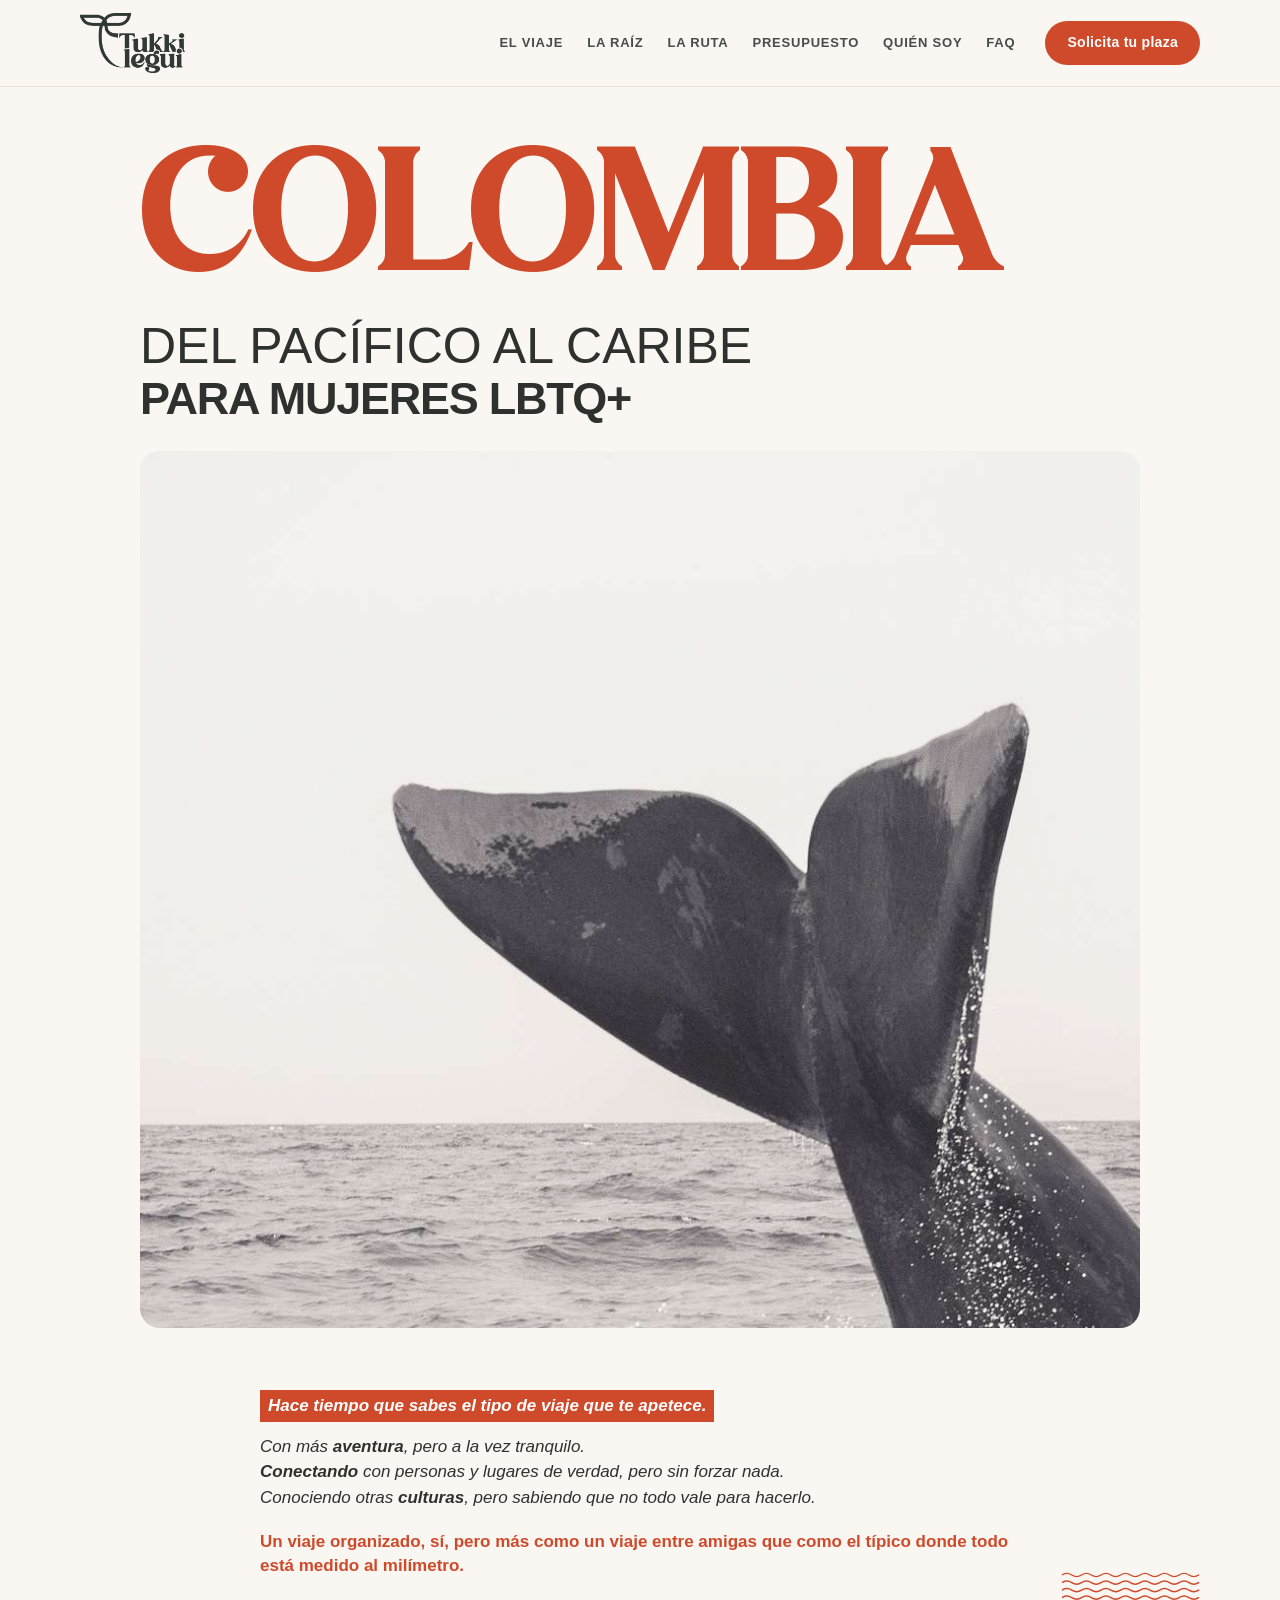
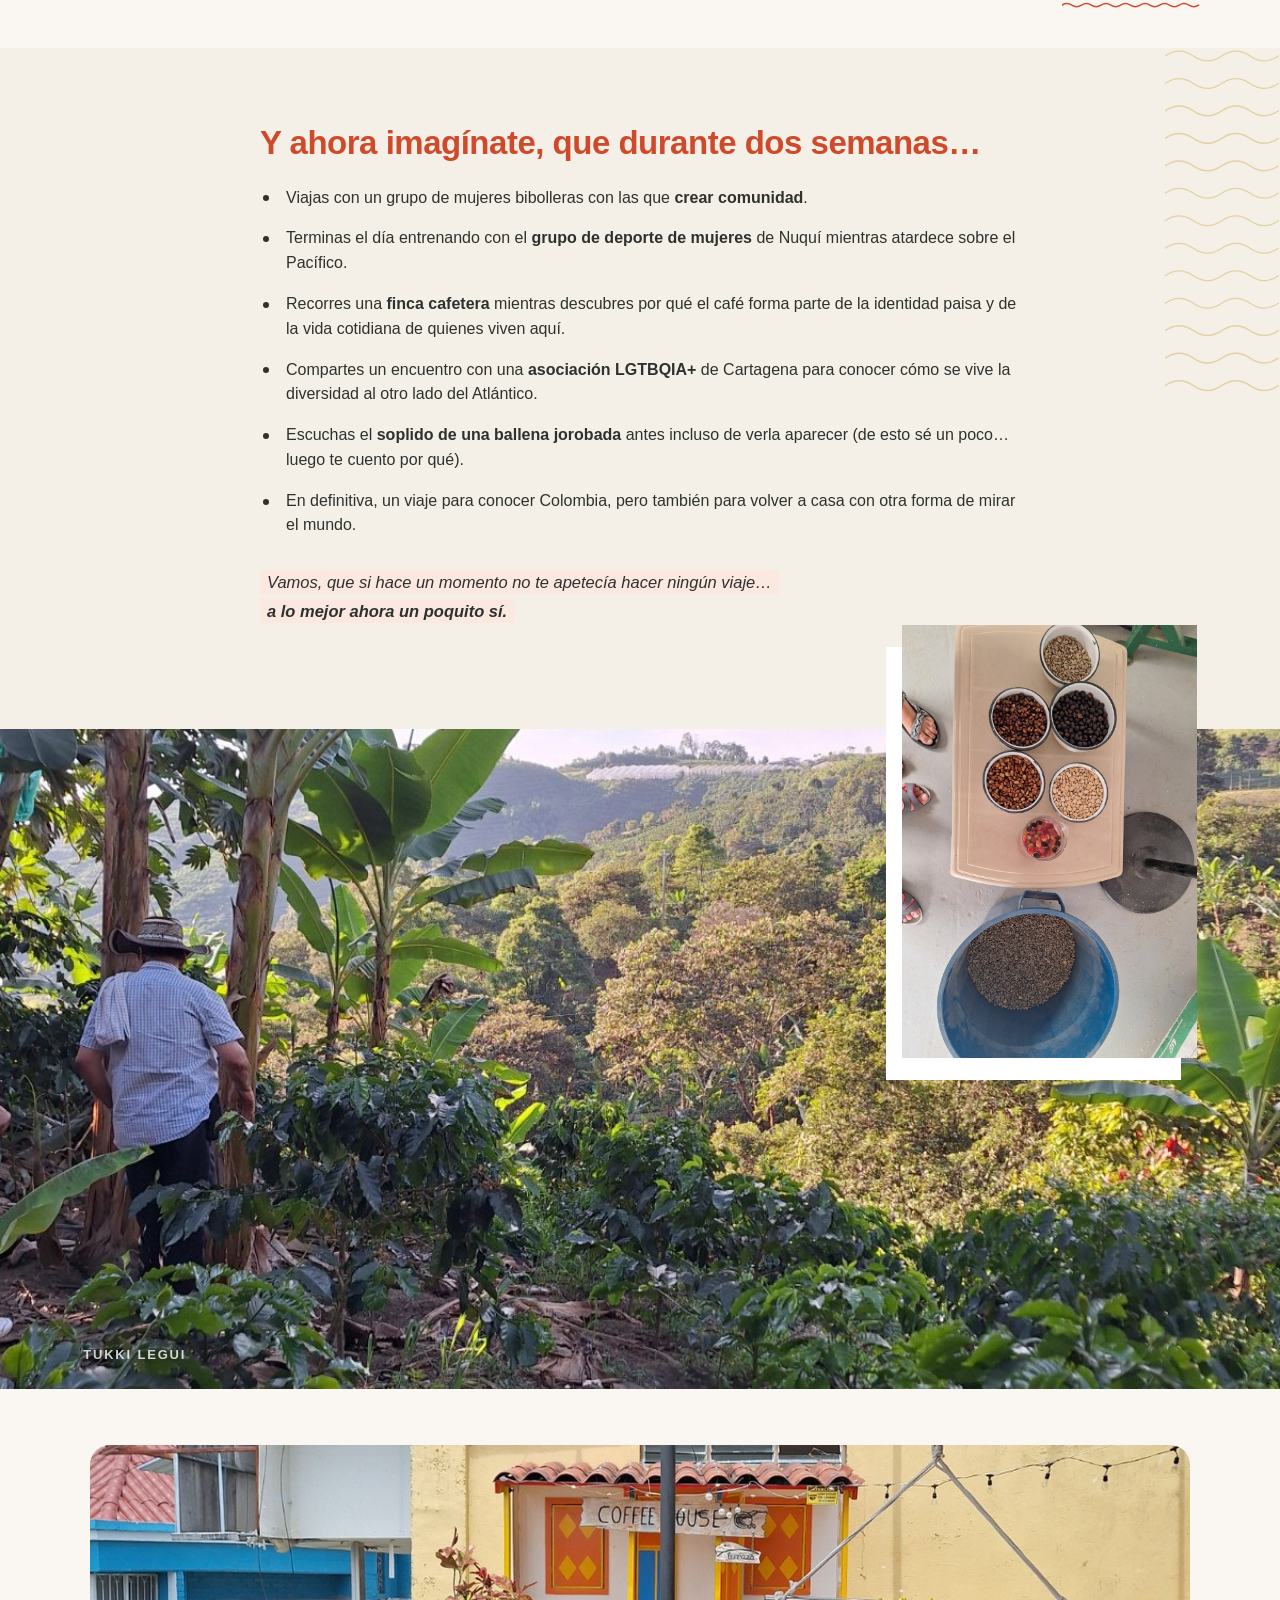
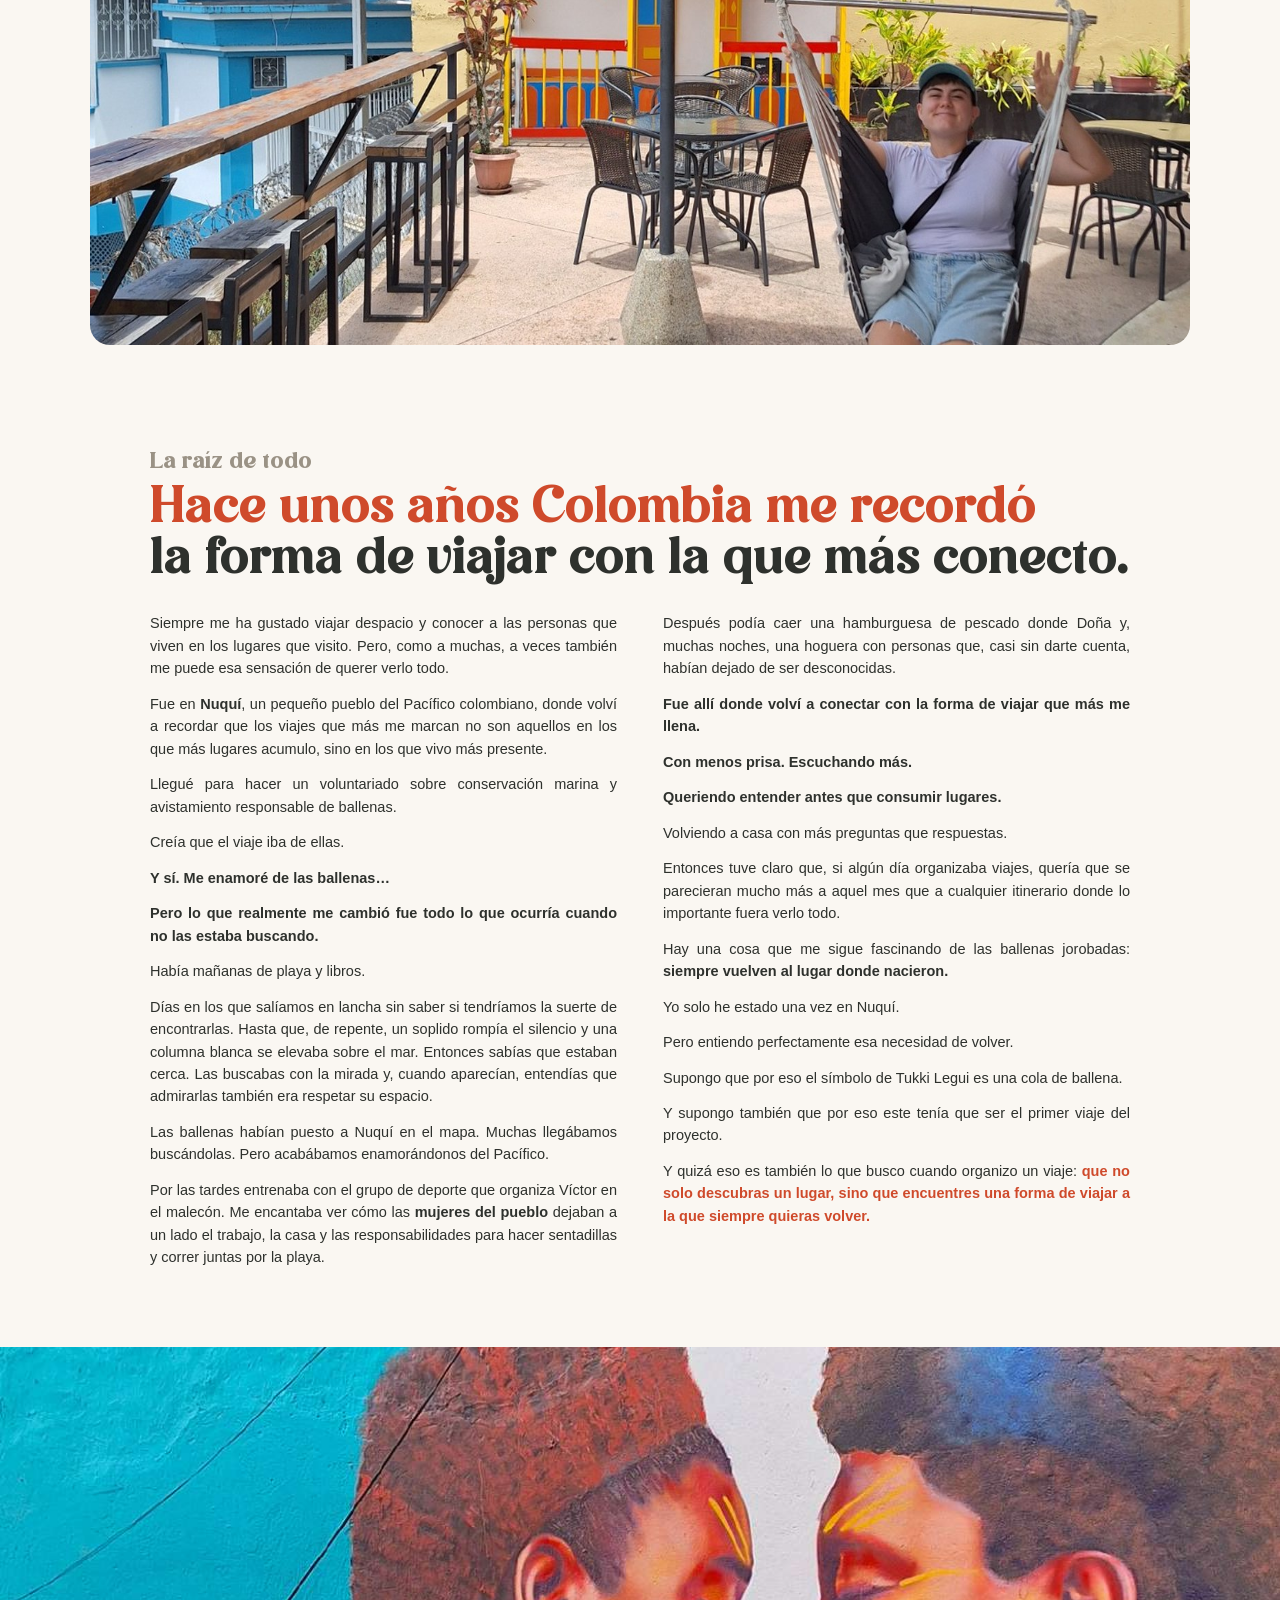
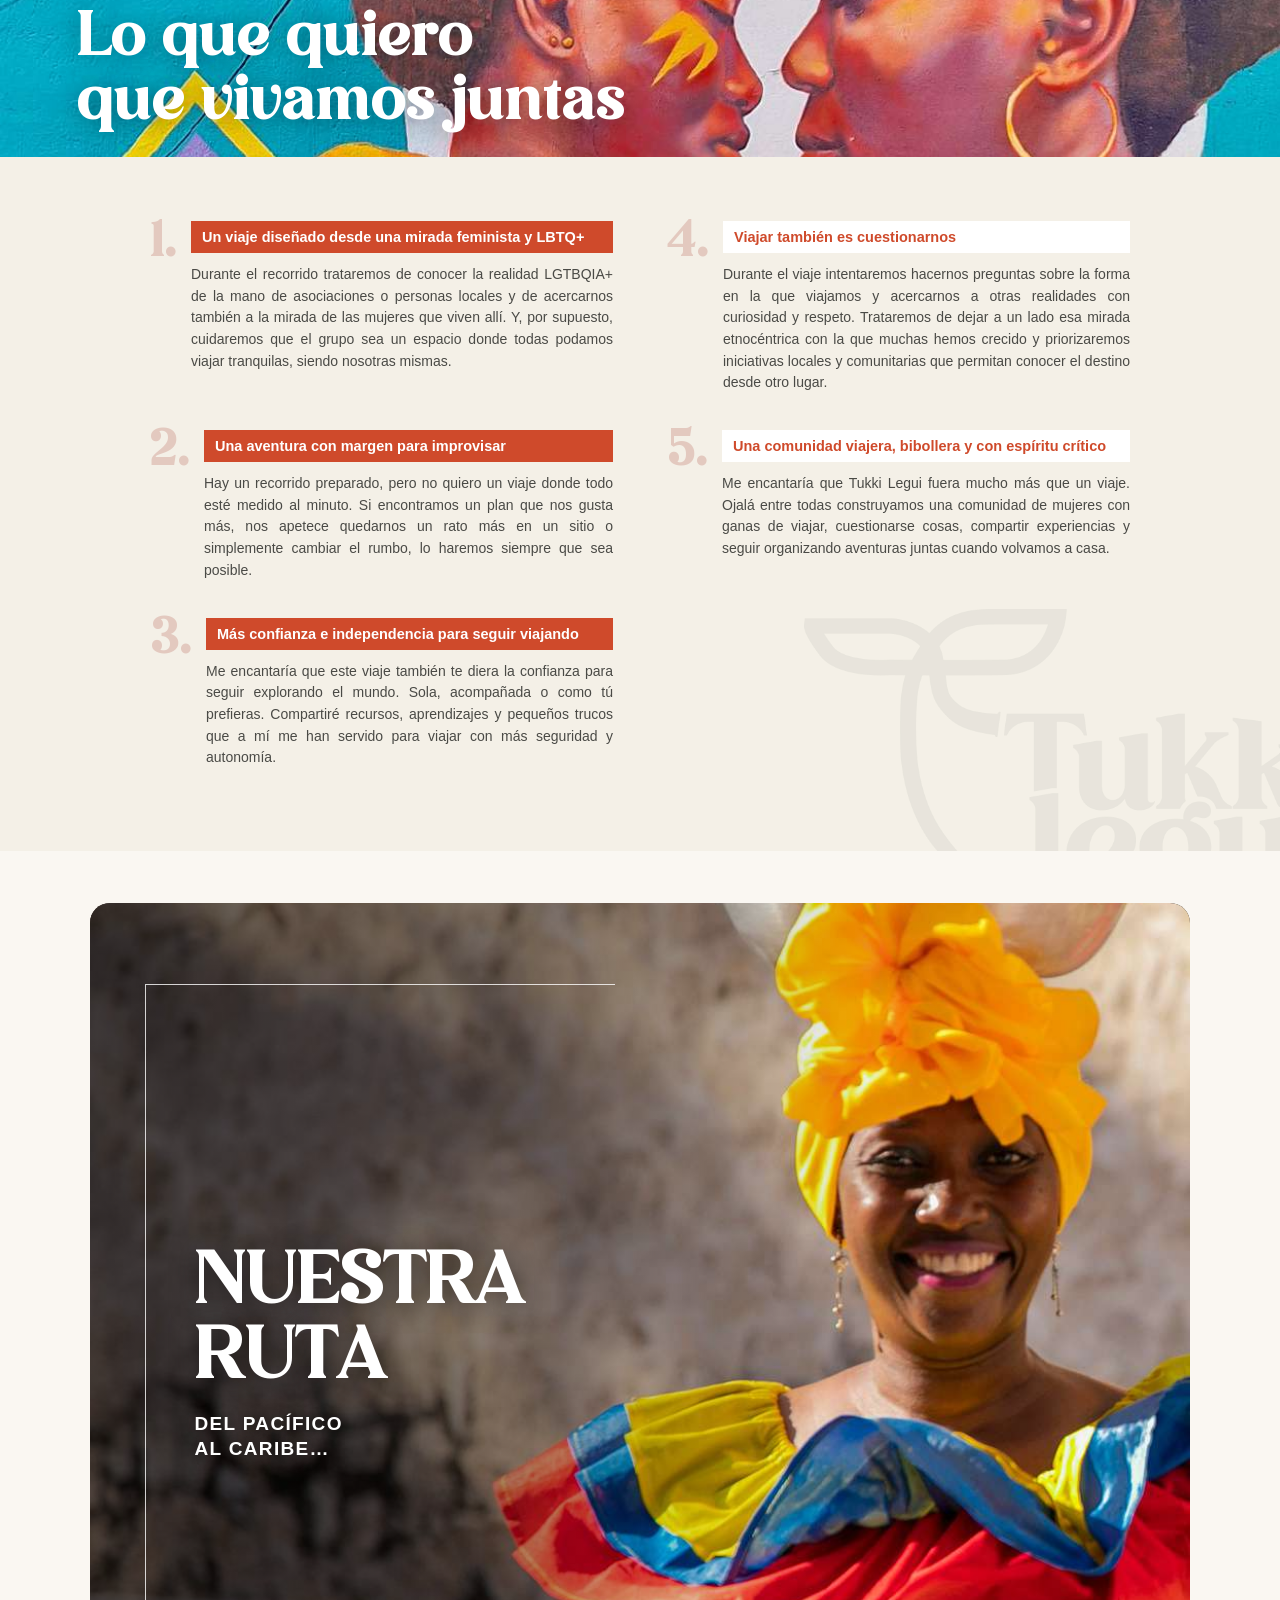
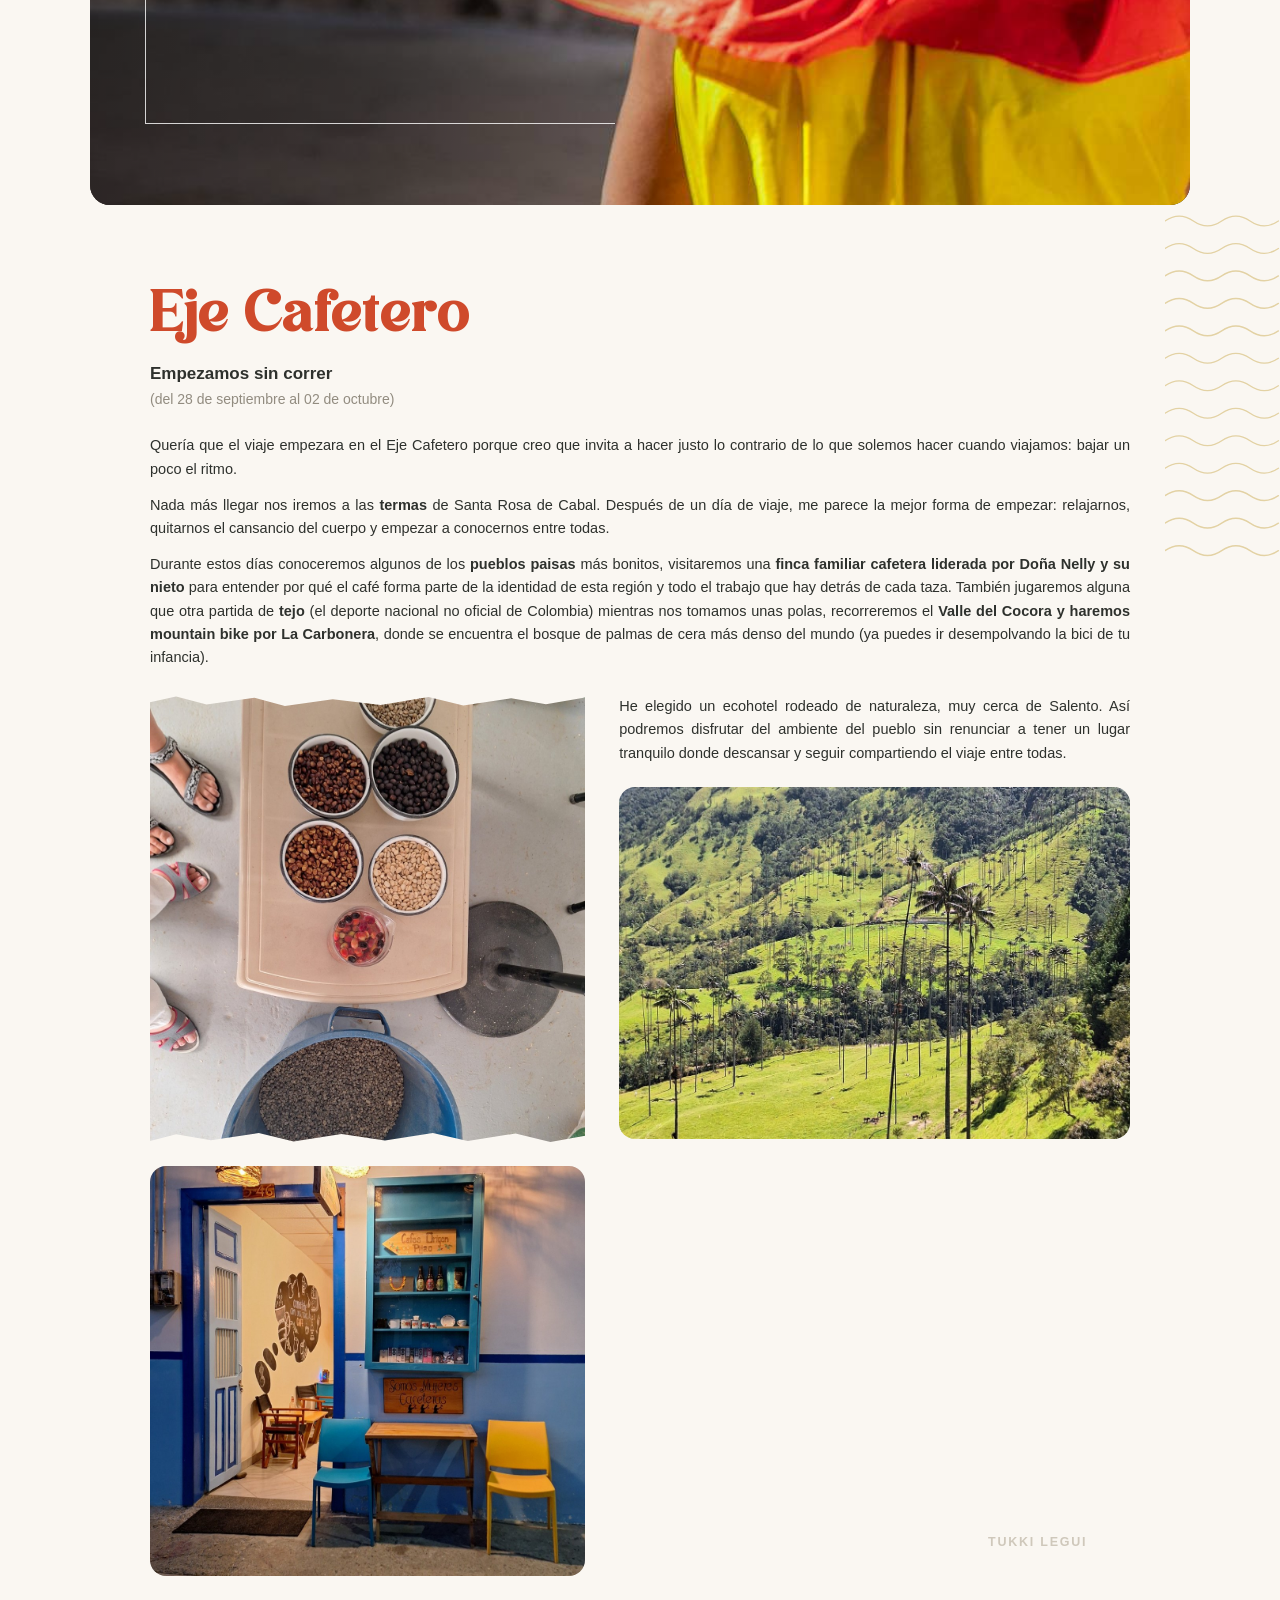
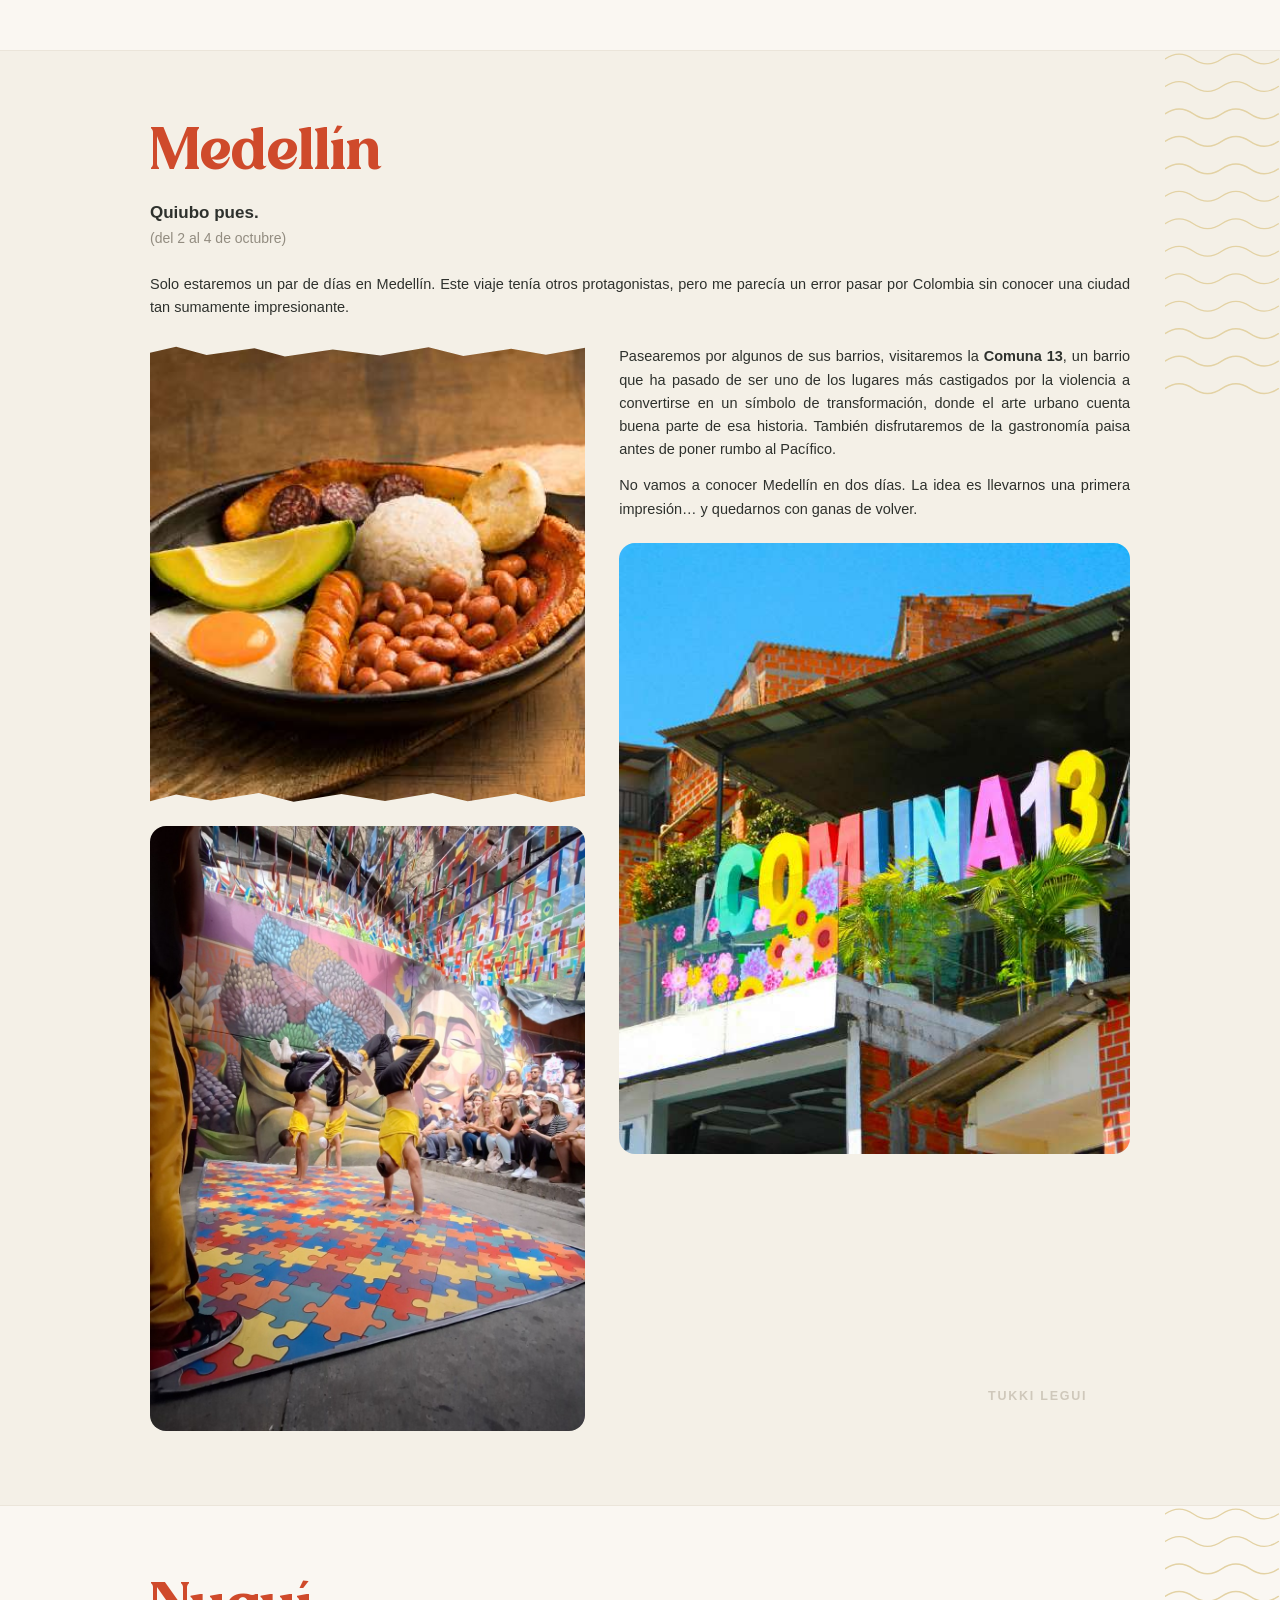
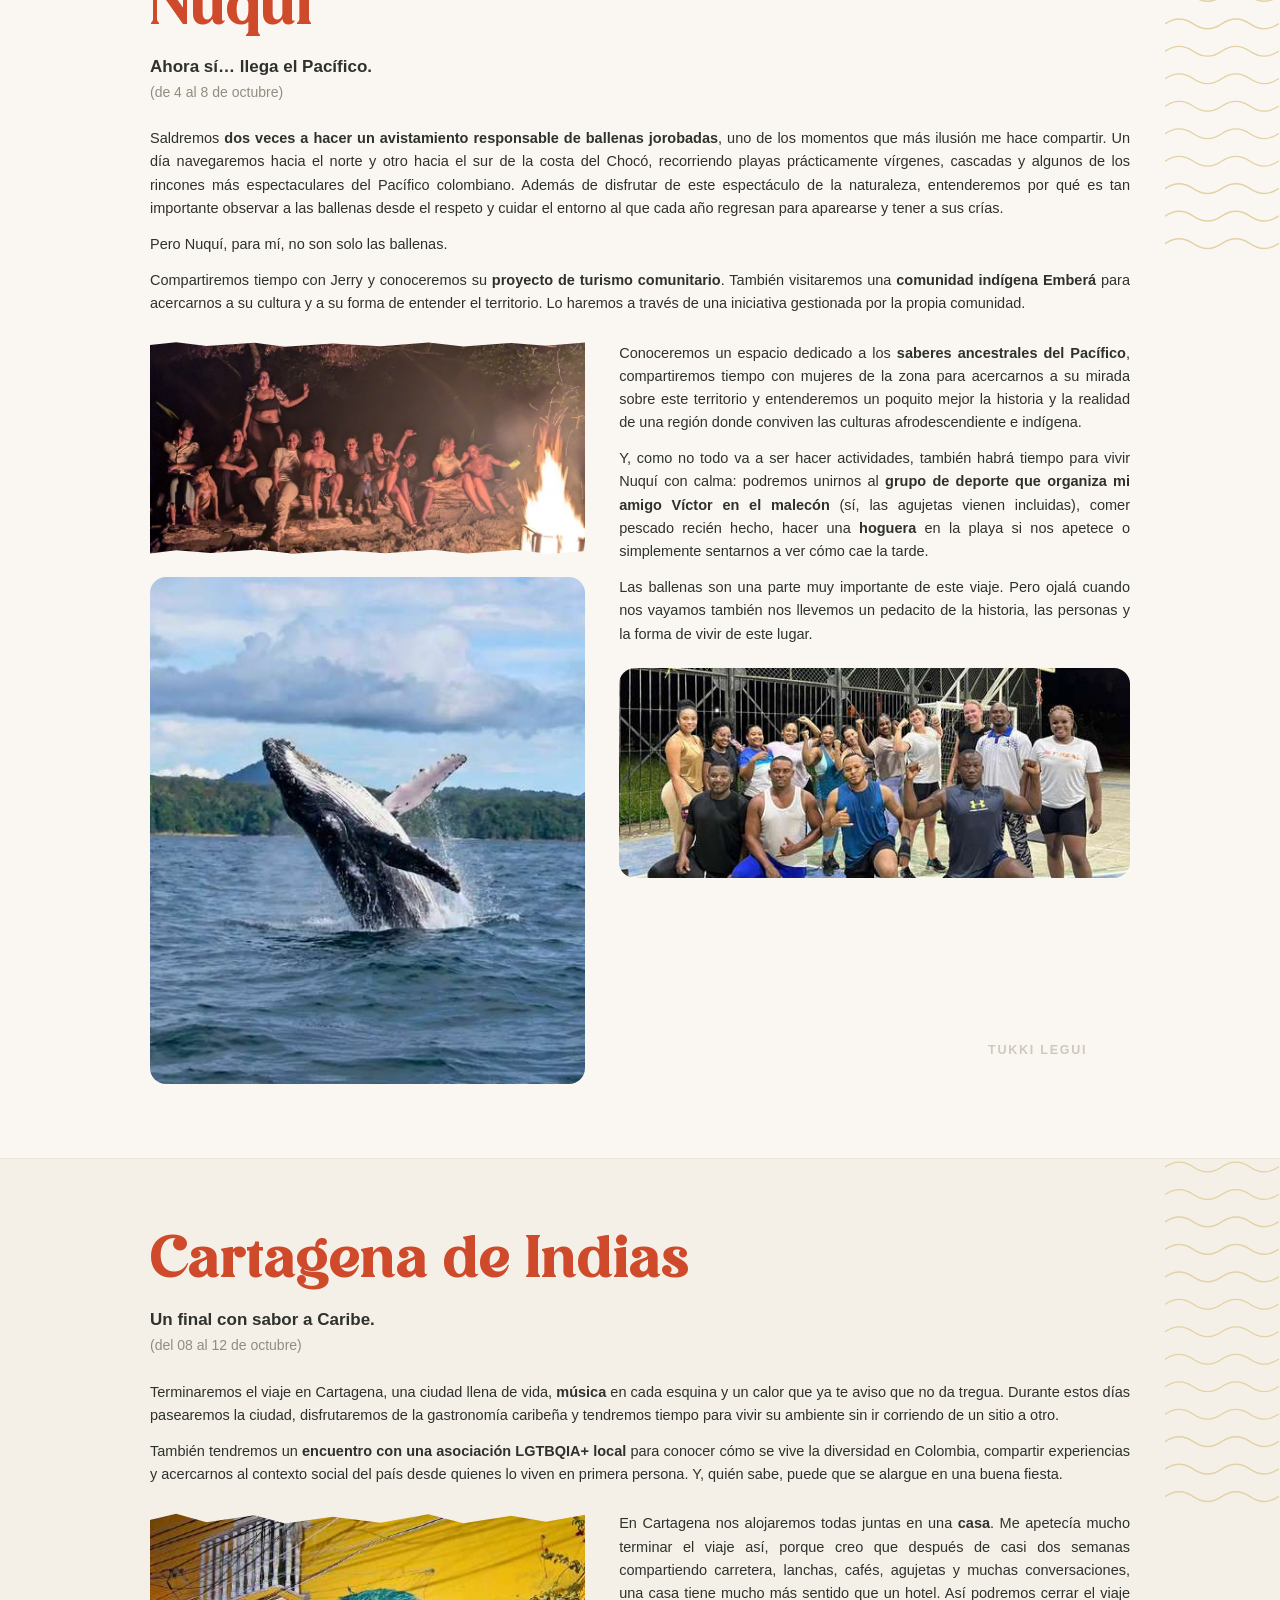
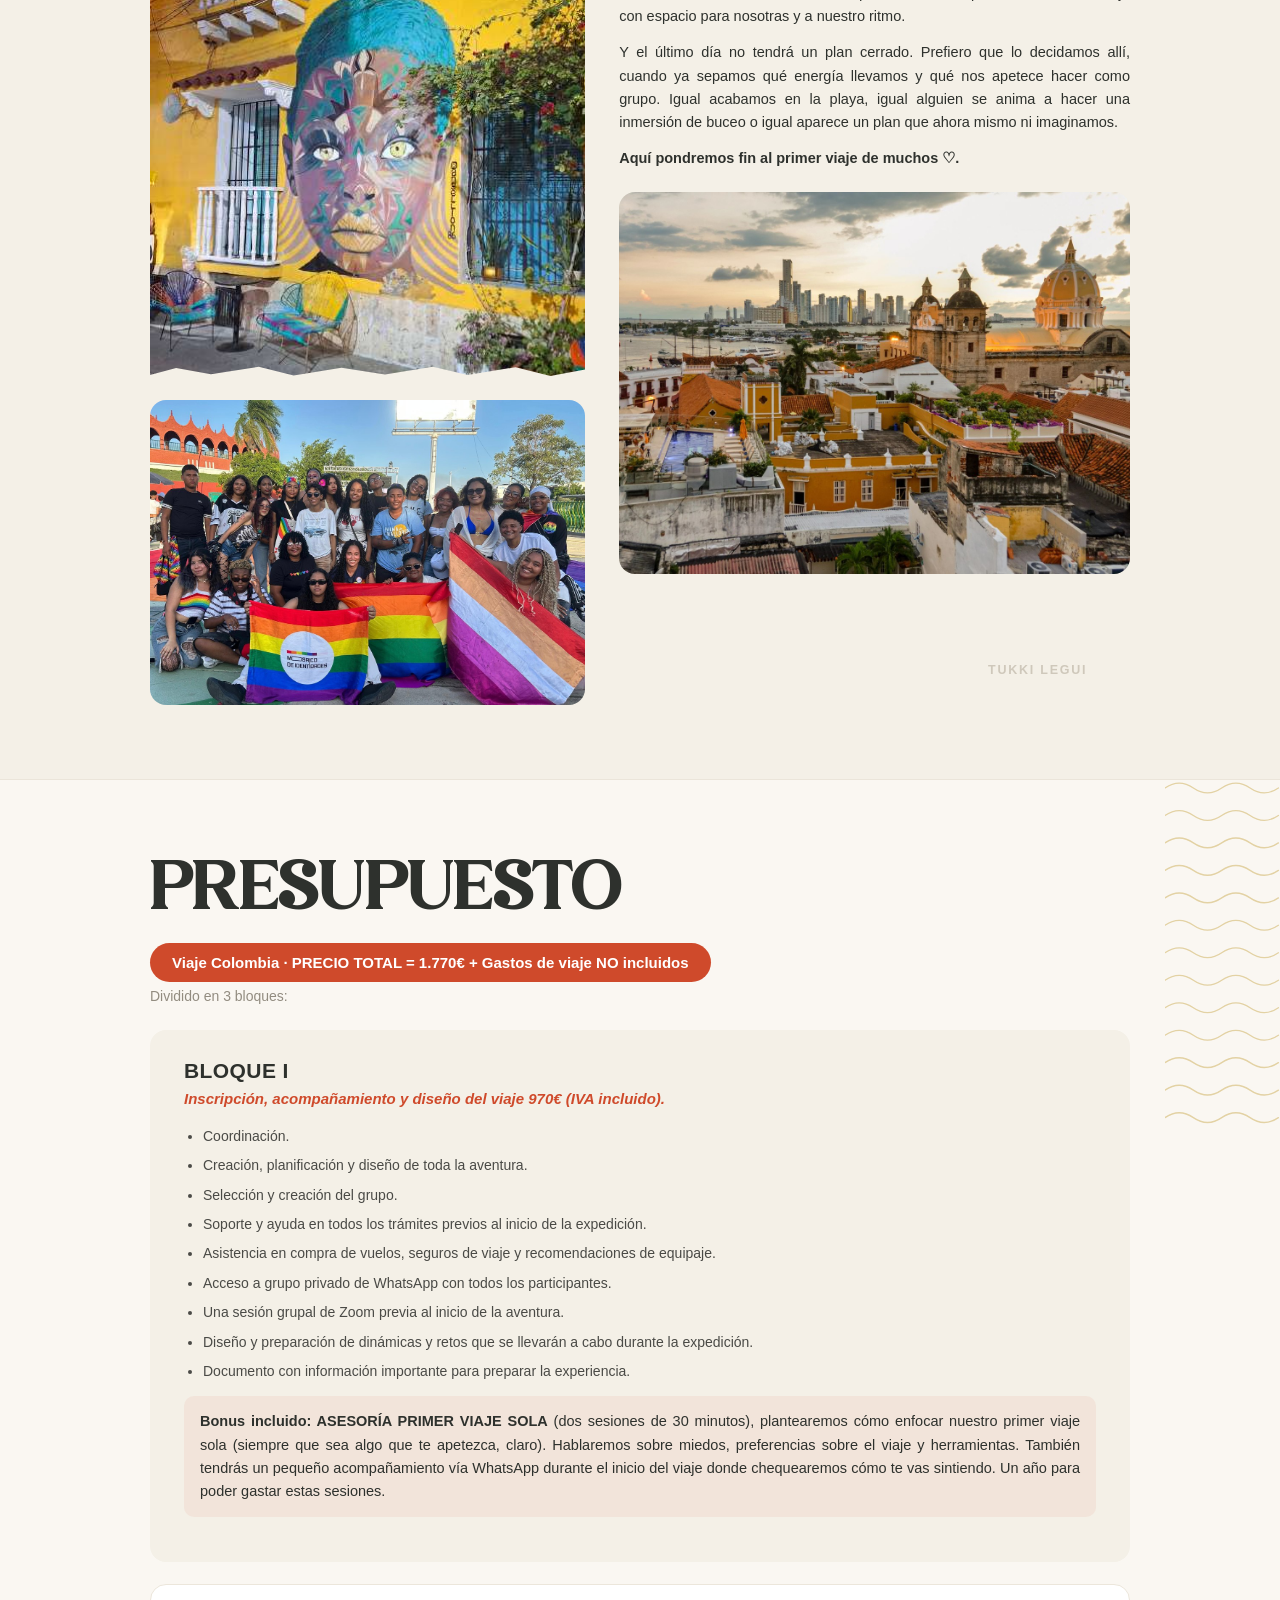
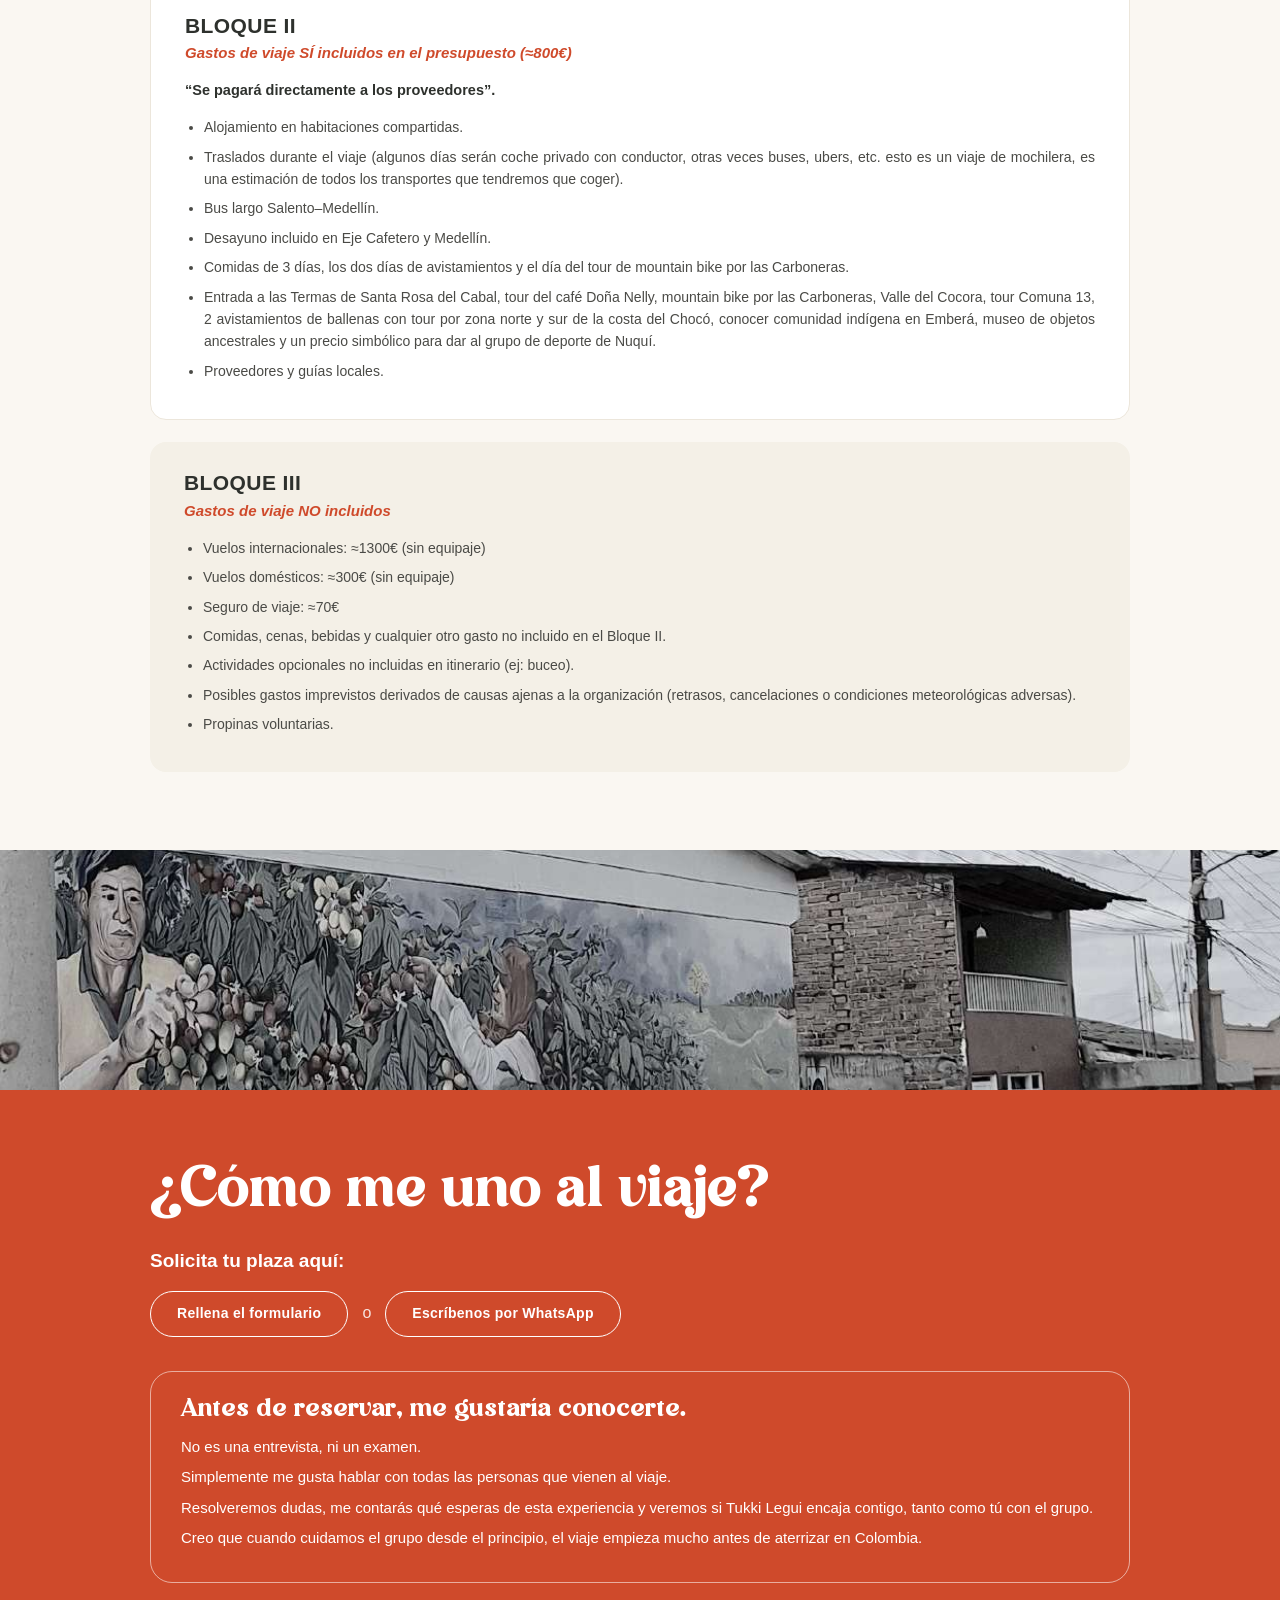
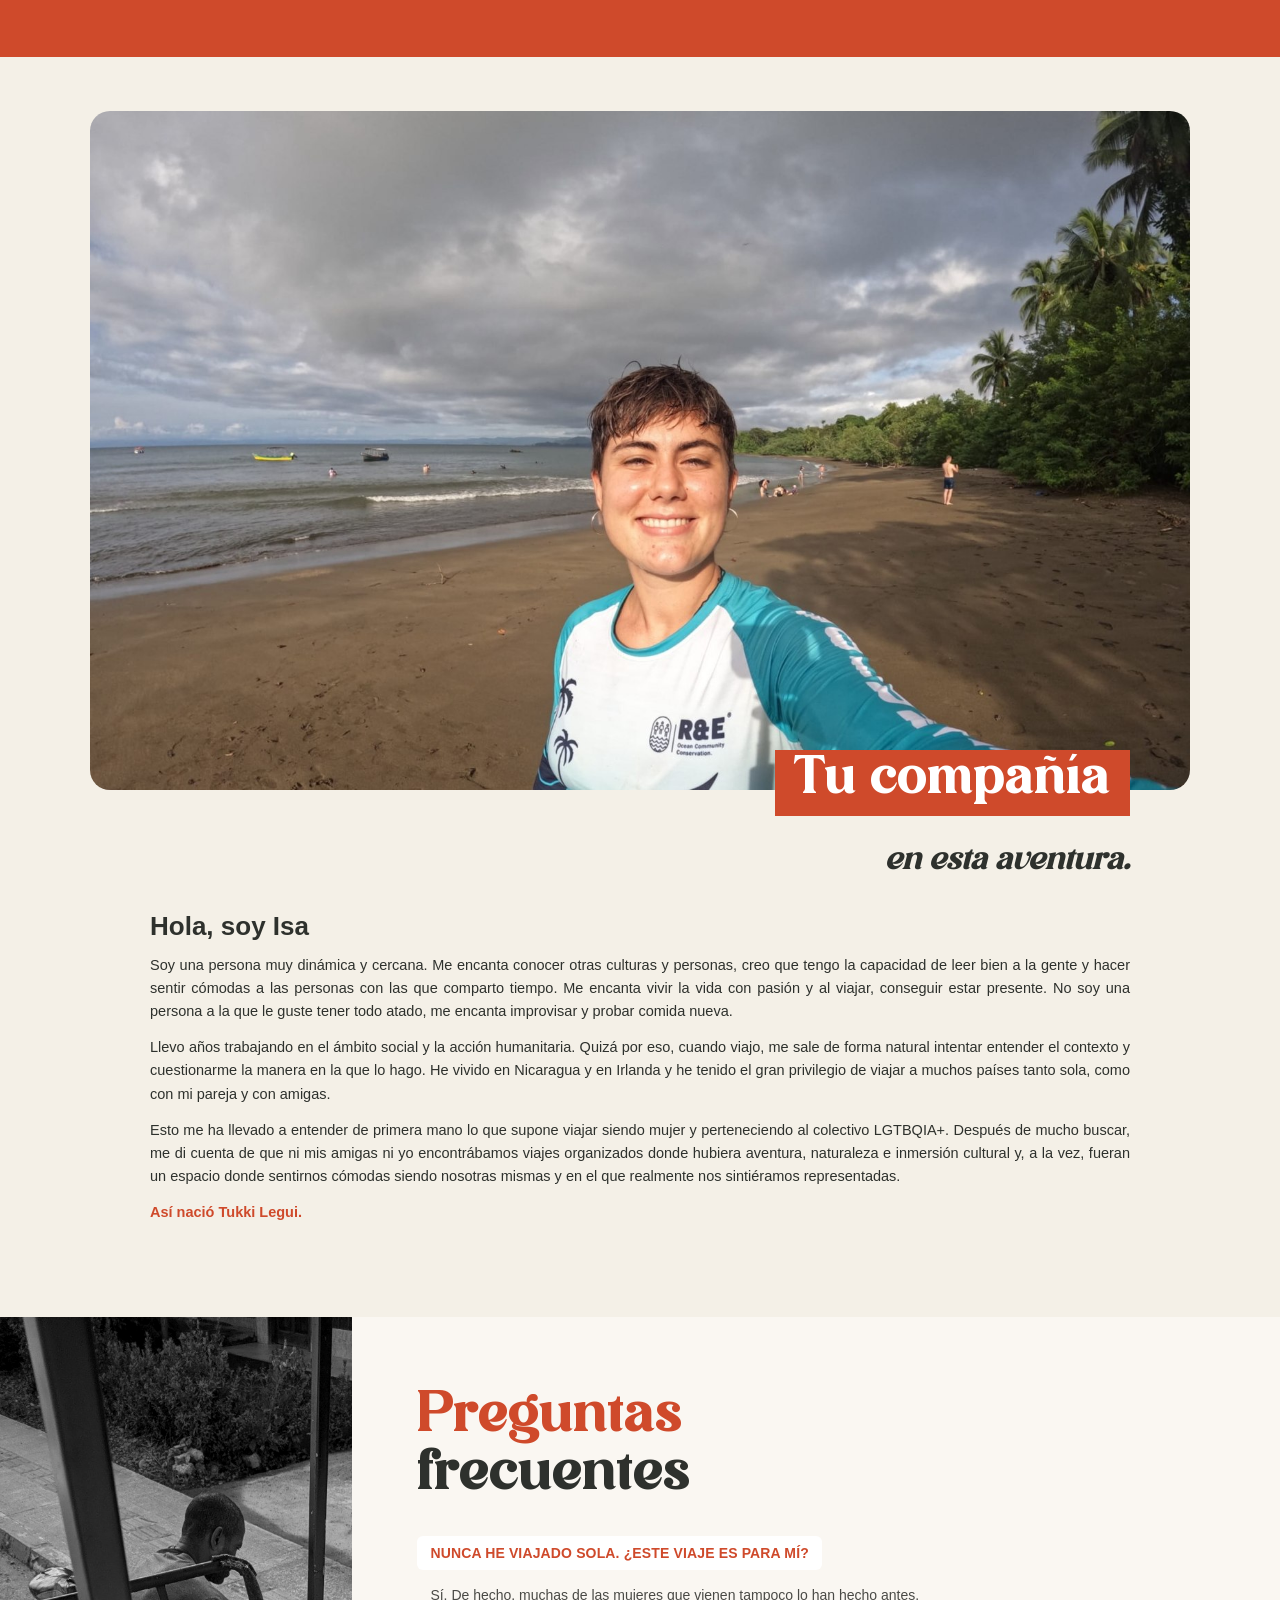
<file: viajes/colombia/index.html>
<!doctype html>
<html lang="es">
<head>
<meta charset="utf-8">
<meta name="viewport" content="width=device-width, initial-scale=1">
<title>Colombia, del Pacífico al Caribe · Tukki Legui</title>
<meta name="description" content="Viaje organizado a Colombia para mujeres LBTQ+. Del 28 de septiembre al 12 de octubre: Eje Cafetero, Medellín, Nuquí y Cartagena.">
<link rel="icon" type="image/png" href="../../assets/favicon.png">
<link rel="apple-touch-icon" href="../../assets/apple-touch-icon.png">
<meta name="theme-color" content="#CF4A2B">
<link rel="preconnect" href="https://fonts.googleapis.com">
<link rel="preconnect" href="https://fonts.gstatic.com" crossorigin>
<link href="https://fonts.googleapis.com/css2?family=Playfair+Display:ital,wght@0,700;0,800;0,900;1,700;1,900&family=Caveat:wght@600&display=swap" rel="stylesheet">
<style>
@font-face{font-family:Avigea;src:url("../../assets/fonts/Avigea.woff2") format("woff2");
  font-weight:400 900;font-display:swap}
:root{
  --orange:#CF4A2B;
  --orange-dark:#B03A1E;
  --cream:#F4F0E7;
  --cream-soft:#FAF7F2;
  --ink:#2E312D;
  --ink-soft:#4A4A46;
  --tan:#E3C9BF;
  --sans:"Helvetica Neue",Helvetica,Arial,"Liberation Sans",sans-serif;
  --serif:Avigea,"Playfair Display",Georgia,serif;
  --max:1040px;
}
*{box-sizing:border-box}
html{scroll-behavior:smooth;scroll-padding-top:86px}
body{margin:0;background:var(--cream-soft);color:var(--ink);
  font:400 16px/1.55 var(--sans);-webkit-font-smoothing:antialiased;overflow-x:hidden}
img{max-width:100%;display:block}
h1,h2,h3,h4{font-family:var(--serif);line-height:1.02;margin:0;font-weight:900}
.wrap{max-width:var(--max);margin:0 auto;padding:0 30px;position:relative;z-index:1}
.narrow{max-width:820px}
.just{text-align:justify;hyphens:auto}

/* ── decoración: ondas ──────────────────────────── */
.olas{position:absolute;pointer-events:none;z-index:0}
.olas.oro{top:0;right:0;width:clamp(80px,9vw,132px);height:auto}
.olas.agua{bottom:34px;right:6%;width:clamp(96px,11vw,145px);height:auto}
@media(max-width:700px){.olas.oro{width:70px}.olas.agua{right:16px;width:96px}}

/* ── nav ────────────────────────────────────────── */
nav{position:sticky;top:0;z-index:60;background:rgba(250,247,242,.94);
  --nada:0;
  backdrop-filter:blur(10px);border-bottom:1px solid #e7e1d6}
nav .wrap{display:flex;align-items:center;gap:30px;height:86px;max-width:1180px;
  position:relative}
nav .brand img{height:60px;width:auto}
nav ul{display:flex;gap:24px;list-style:none;margin:0 0 0 auto;padding:0;
  font-size:13px;font-weight:700;letter-spacing:.06em;text-transform:uppercase}
nav a{text-decoration:none;color:var(--ink-soft)}
nav a:hover{color:var(--orange)}
.btn{display:inline-block;background:var(--orange);color:#fff;text-decoration:none;font-weight:700;
  padding:11px 22px;border-radius:999px;font-size:14px;letter-spacing:.02em;transition:background .18s}
.btn:hover{background:var(--orange-dark)}
.btn-ghost{background:transparent;border:1.5px solid #fff;color:#fff;padding:11px 26px}
.btn-ghost:hover{background:#fff;color:var(--orange)}
.hamburguesa{display:none;margin-left:14px;width:42px;height:42px;padding:10px 8px;
  background:none;border:0;cursor:pointer;flex-direction:column;justify-content:space-between}
.hamburguesa span{display:block;width:100%;height:2px;background:var(--ink);border-radius:2px;
  transition:transform .22s,opacity .18s}
nav.abierto .hamburguesa span:nth-child(1){transform:translateY(10px) rotate(45deg)}
nav.abierto .hamburguesa span:nth-child(2){opacity:0}
nav.abierto .hamburguesa span:nth-child(3){transform:translateY(-10px) rotate(-45deg)}
@media(max-width:900px){
  .hamburguesa{display:flex}
  nav .wrap{gap:12px}
  nav ul{position:absolute;left:0;right:0;top:100%;margin:0;padding:10px 30px 22px;
    flex-direction:column;gap:0;background:var(--cream-soft);
    border-bottom:1px solid #e7e1d6;box-shadow:0 18px 30px -22px rgba(0,0,0,.35);
    display:none}
  nav.abierto ul{display:flex}
  nav ul li{border-top:1px solid #ece6db}
  nav ul li:first-child{border-top:0}
  nav ul a{display:block;padding:15px 2px;font-size:14px}
  nav .btn{margin-left:auto;padding:10px 18px;font-size:13px}
}
@media(max-width:420px){nav .btn{padding:9px 14px;font-size:12px}
  nav .brand img{height:48px}}

/* ── portada ────────────────────────────────────── */
.portada{background:var(--cream-soft);padding:54px 0 0;position:relative}
.portada .wrap{max-width:1060px;padding:0 30px}
.portada h1{font-size:clamp(38px,13.6vw,170px);color:var(--orange);letter-spacing:-.008em}
.portada .l2{font-family:var(--sans);font-weight:300;font-size:clamp(15px,4.3vw,50px);
  letter-spacing:0;margin:6px 0 0;line-height:1.06;color:var(--ink)}
.portada .l3{font-family:var(--sans);font-weight:900;font-size:clamp(14.5px,4.05vw,45px);
  letter-spacing:-.028em;line-height:1.06;margin:2px 0 0;color:var(--ink)}
.portada figure{max-width:1060px;margin:28px auto 0;padding:0 30px}
.portada figure img{width:100%;aspect-ratio:1.14;height:auto;object-fit:cover;
  object-position:58% 40%;border-radius:20px}

/* ── intro ──────────────────────────────────────── */
.intro{padding:62px 0 70px;position:relative}
.intro p{margin:0;font-size:17px;font-style:italic;line-height:1.5}
.intro p b{font-style:italic}
.mark{background:var(--orange);color:#fff;padding:3px 8px;font-weight:700;display:inline-block;margin-bottom:12px}
.intro .cierre{color:var(--orange);font-weight:700;font-style:normal;margin-top:20px;line-height:1.4}

/* ── imagínate ──────────────────────────────────── */
.imagina{background:var(--cream);padding:78px 0 0;position:relative;overflow:hidden}
.imagina h2{font-family:var(--sans);font-weight:800;letter-spacing:-.015em;
  font-size:clamp(21px,3.5vw,33px);color:var(--orange);margin-bottom:26px}
.imagina ul{list-style:none;margin:0;padding:0;display:grid;gap:16px}
.imagina li{padding-left:26px;position:relative;font-size:16px}
.imagina li::before{content:"";position:absolute;left:3px;top:.62em;width:6px;height:6px;
  border-radius:50%;background:var(--ink)}
.imagina .cierre{margin:30px 0 0;font-style:italic;color:var(--ink);font-size:16.5px;line-height:1.72}
.imagina .cierre span{background:#FBE8E1;padding:3px 7px;box-decoration-break:clone}
.imagina .cierre b{font-style:italic;font-weight:800;color:var(--ink)}
.imagina-fotos{position:relative;margin-top:104px}
.imagina-fotos .fondo{width:100%;height:min(52vw,660px);object-fit:cover;object-position:center 62%}
.imagina-fotos .encima{position:absolute;right:6.5%;top:-104px;z-index:2;
  width:min(23vw,300px);height:auto;box-shadow:-16px 22px 0 #fff}
.imagina-fotos .marca{position:absolute;left:6.5%;bottom:24px;color:rgba(255,255,255,.8);
  font-weight:800;letter-spacing:.14em;font-size:13px}
@media(max-width:760px){.imagina-fotos{margin-top:150px}
  .imagina-fotos .encima{width:40vw;top:-80px;box-shadow:-10px 14px 0 #fff}
  .imagina-fotos .fondo{height:64vw}}

/* ── la raíz ────────────────────────────────────── */
.banda{display:block;width:calc(100% - 60px);max-width:1100px;height:auto;
  margin:56px auto 0;border-radius:20px}
.raiz{padding:52px 30px 78px}
.raiz .head{padding-top:48px}
.eyebrow{font-family:var(--serif);font-size:23px;color:#9a9285;margin:0 0 4px}
.raiz h2{font-size:clamp(24px,4.8vw,50px);color:var(--orange)}
.raiz h2 span{color:var(--ink)}
.raiz .cols{columns:2;column-gap:46px;margin-top:26px;font-size:14.5px;line-height:1.55}
.raiz .cols p{margin:0 0 13px;break-inside:avoid;text-align:justify;hyphens:auto}
.raiz .hl{color:var(--orange);font-weight:700}
@media(max-width:760px){.raiz .cols{columns:1;font-size:15.5px}}

/* ── valores ────────────────────────────────────── */
.valores{background:var(--cream);padding:0 0 82px;position:relative;overflow:hidden}
.valores .marca-agua{position:absolute;right:-5%;bottom:-6%;width:min(48%,540px);
  opacity:.06;pointer-events:none;z-index:0}
.valores-hero{position:relative}
.valores-hero img{width:100%;height:min(48vw,410px);object-fit:cover;object-position:center 26%}
.valores-hero h2{position:absolute;left:6%;bottom:22px;color:#fff;
  font-size:clamp(23px,5.6vw,62px);text-shadow:0 2px 26px rgba(0,0,0,.4)}
.valores-grid{display:grid;grid-template-columns:1fr 1fr;grid-template-rows:repeat(3,auto);
  grid-auto-flow:column;gap:36px 54px;padding-top:64px;position:relative;z-index:1}
.valor{display:grid;grid-template-columns:auto 1fr;gap:14px;align-items:start}
.valor .num{font-family:var(--serif);font-size:50px;font-weight:900;color:var(--tan);line-height:.9}
.valor h3{background:var(--orange);color:#fff;font-family:var(--sans);font-size:14.5px;
  font-weight:700;padding:7px 11px;margin-bottom:11px;line-height:1.25}
.valor.claro h3{background:#fff;color:var(--orange)}
.valor p{margin:0;font-size:14px;line-height:1.55;color:var(--ink-soft);text-align:justify;hyphens:auto}
@media(max-width:760px){.valores-grid{grid-template-columns:1fr;grid-template-rows:none;
  grid-auto-flow:row;padding-top:52px;gap:34px}
  .valores .marca-agua{display:none}}

/* ── portada ruta ───────────────────────────────── */
.ruta{padding:52px 30px 8px}
.ruta-caja{position:relative;max-width:1100px;margin:0 auto;border-radius:20px;overflow:hidden;background:#1a1a1a}
.ruta-caja img{width:100%;aspect-ratio:1.22;height:auto;object-fit:cover;object-position:62% center}
.ruta-caja::after{content:"";position:absolute;inset:0;pointer-events:none;
  background:linear-gradient(100deg,rgba(0,0,0,.6) 0%,rgba(0,0,0,.44) 34%,
    rgba(0,0,0,.12) 56%,rgba(0,0,0,0) 70%)}
.ruta .marco{position:absolute;z-index:2;left:5%;top:9%;bottom:9%;width:min(50%,470px);
  border:1.5px solid rgba(255,255,255,.8);border-right:0}
.ruta .t{position:absolute;z-index:3;left:9.5%;top:50%;transform:translateY(-50%);
  color:#fff;width:min(46%,430px)}
.ruta h2{font-size:clamp(28px,6.6vw,74px);text-shadow:0 2px 26px rgba(0,0,0,.5)}
.ruta .t span{display:block;margin-top:14px;font-family:var(--sans);font-weight:700;
  font-size:clamp(12px,1.7vw,19px);letter-spacing:.07em;line-height:1.3;
  text-shadow:0 1px 14px rgba(0,0,0,.7)}
@media(max-width:640px){.ruta .marco{width:64%}.ruta .t{width:60%}}

/* ── destinos ───────────────────────────────────── */
.destino{padding:74px 0;position:relative;overflow:hidden;border-bottom:1px solid #ebe5da}
.destino:nth-of-type(even){background:var(--cream)}
.destino h2{font-size:clamp(27px,5.6vw,58px);color:var(--orange)}
.destino .claim{font-weight:700;font-size:17px;margin:14px 0 1px}
.destino .fechas{color:#928c80;font-size:14px;margin:0 0 24px}
.destino p{margin:0 0 13px;font-size:14.5px;line-height:1.6;text-align:justify;hyphens:auto}
.cuerpo{display:grid;grid-template-columns:.92fr 1.08fr;gap:34px;margin-top:26px;align-items:start}
.cuerpo .col{display:flex;flex-direction:column;gap:22px}
.cuerpo .col>div>p{margin:0 0 13px}
.cuerpo .col>div>p:last-child{margin-bottom:0}
.rasgada{width:100%;height:auto;
  clip-path:polygon(0 1.6%,6% .3%,13% 2.1%,24% .6%,31% 2.4%,42% .9%,53% 2.2%,
    64% .4%,72% 2.3%,83% .7%,91% 2%,100% .5%,100% 98.2%,92% 99.6%,84% 97.7%,
    73% 99.4%,65% 97.6%,54% 99.3%,44% 97.8%,33% 99.5%,25% 97.6%,14% 99.2%,6% 97.9%,0 99.4%)}
.redonda{width:100%;height:auto;border-radius:16px}
.destino .marca{position:absolute;right:7%;bottom:24px;color:#cfc8bb;
  font-weight:800;letter-spacing:.14em;font-size:12.5px}
@media(max-width:760px){.cuerpo{grid-template-columns:1fr}}

/* ── presupuesto ────────────────────────────────── */
.presu{padding:78px 0;position:relative}
.presu h2{font-size:clamp(29px,6.4vw,68px);letter-spacing:-.01em}
.pill{display:inline-block;background:var(--orange);color:#fff;border-radius:999px;
  padding:8px 22px;font-weight:700;margin:16px 0 4px;font-size:15px}
.pill b{font-weight:700}
.dividido{color:#928c80;font-size:14px;margin:0}
.bloque{background:var(--cream);padding:30px 34px;margin-top:22px;border-radius:16px}
.bloque:nth-of-type(even){background:#fff;border:1px solid #ece6db}
.bloque h3{font-family:var(--sans);font-size:21px;font-weight:800;letter-spacing:.02em}
.bloque .sub{color:var(--orange);font-weight:700;font-style:italic;margin:5px 0 15px;font-size:15px}
.bloque ul{margin:0;padding-left:19px;font-size:14px;line-height:1.6;color:var(--ink-soft)}
.bloque li{margin-bottom:7px;text-align:justify;hyphens:auto}
.bloque>p{font-size:14.5px}
.bonus{background:rgba(207,74,43,.07);border-radius:10px;padding:14px 16px;margin-top:14px;font-size:13.5px;
  line-height:1.6;text-align:justify}
.presu-foto{width:100%;height:min(30vw,240px);object-fit:cover;object-position:center 60%}

/* ── cta ────────────────────────────────────────── */
.cta{background:var(--orange);color:#fff;padding:74px 0}
.cta h2{font-size:clamp(26px,5.8vw,56px)}
.cta .solicita{font-weight:700;font-size:19px;margin:24px 0 16px}
.cta .botones{display:flex;flex-wrap:wrap;gap:14px;align-items:center;margin-bottom:34px}
.cta .o{opacity:.85}
.caja{border:1.5px solid rgba(255,255,255,.55);border-radius:22px;padding:26px 30px}
.caja h3{font-size:25px;margin-bottom:12px}
.caja p{margin:0 0 7px;font-size:15px}

/* ── isa ────────────────────────────────────────── */
.isa{background:var(--cream);padding:54px 30px 80px}
.isa>img{width:100%;max-width:1100px;height:auto;margin:0 auto;border-radius:20px}
.isa .tit{margin-top:-40px;position:relative;z-index:2;text-align:right}
.isa .tit h2{display:inline-block;background:var(--orange);color:#fff;
  padding:4px 20px 8px;font-size:clamp(24px,5.2vw,52px)}
.isa .tit .sub{display:block;text-align:right;font-family:var(--serif);font-style:italic;
  font-weight:700;font-size:clamp(19px,3.1vw,32px);margin-top:20px}
.isa h3{font-family:var(--sans);font-size:26px;font-weight:800;margin:28px 0 14px}
.isa p{margin:0 0 13px;font-size:14.5px;line-height:1.6;text-align:justify;hyphens:auto}
.isa .final{color:var(--orange);font-weight:700}

/* ── faq ────────────────────────────────────────── */
.faq{background:var(--cream-soft)}
.faq-bloque{display:grid;grid-template-columns:.38fr 1fr;align-items:stretch}
.faq-bloque.invertido{grid-template-columns:1fr .38fr}
.faq-foto{width:100%;height:100%;object-fit:cover;filter:grayscale(1) contrast(1.05)}
.faq-texto{padding:72px 7% 78px;max-width:840px}
.faq-bloque.invertido .faq-texto{margin-left:auto}
.faq h2{font-size:clamp(28px,5.6vw,56px);color:var(--orange);margin-bottom:14px}
.faq h2 span{color:var(--ink)}
.faq .q{margin-top:32px}
.faq .q h4{display:inline-block;background:#fff;color:var(--orange);font-family:var(--sans);
  font-size:14px;font-weight:700;text-transform:uppercase;letter-spacing:.01em;
  padding:7px 13px;border-radius:6px;line-height:1.45;box-decoration-break:clone}
.faq .q p{font-size:14px;line-height:1.6;margin:14px 0 0;color:var(--ink-soft);
  padding:0 13px;text-align:justify;hyphens:auto}
.faq-pie{margin-top:56px;text-align:center}
.faq-pie img{width:150px;margin:26px auto 0;opacity:.9}
@media(max-width:820px){
  .faq-bloque,.faq-bloque.invertido{grid-template-columns:1fr}
  .faq-foto{height:220px}
  .faq-texto{padding:54px 30px}
  .faq-bloque.invertido .faq-foto{order:-1}}

/* ── cierre ─────────────────────────────────────── */
.cierre-final{background:var(--cream);padding:26px}
.cierre-final .marco{position:relative;overflow:hidden;border-radius:20px;
  max-width:960px;margin:0 auto}
.cierre-final .marco>img{width:100%;height:auto}
.cierre-final .marco>img.logo{position:absolute;left:50%;top:7%;transform:translateX(-50%);
  width:min(330px,44%);height:auto}
.firma{position:absolute;right:10%;top:29%;font-family:Caveat,cursive;font-size:clamp(20px,2.6vw,30px);
  color:#fff;transform:rotate(-6deg)}
@media(max-width:560px){.wrap{padding-left:20px;padding-right:20px}.bloque{padding:24px 20px}}
.pie{background:var(--orange);color:#fff;padding:64px 0 28px}
.pie .wrap{max-width:1100px}
.pie-cols{display:grid;grid-template-columns:1.5fr 1fr 1.2fr;gap:44px}
.pie-marca img{width:186px;height:auto;margin-bottom:18px}
.pie-marca p{margin:0;max-width:30ch;font-size:14.5px;line-height:1.6;color:rgba(255,255,255,.82)}
.pie h4{font-family:var(--sans);font-size:11.5px;font-weight:800;letter-spacing:.16em;
  text-transform:uppercase;color:rgba(255,255,255,.6);margin:0 0 16px}
.pie ul{list-style:none;margin:0;padding:0;display:grid;gap:11px;font-size:14.5px}
.pie a{color:#fff;text-decoration:none}
.pie a:hover{text-decoration:underline;text-underline-offset:3px}
.pie .contacto a{display:inline-flex;align-items:center;gap:9px}
.pie .contacto svg{width:17px;height:17px;flex:none;fill:currentColor}
.pie-fin{display:flex;flex-wrap:wrap;align-items:center;justify-content:space-between;
  gap:14px 30px;margin-top:52px;padding-top:22px;border-top:1px solid rgba(255,255,255,.22)}
.pie-fin small{font-size:12.5px;color:rgba(255,255,255,.72)}
.pie-fin nav{position:static;background:none;backdrop-filter:none;border:0;
  display:flex;flex-wrap:wrap;gap:8px 22px;font-size:12.5px}
.pie-fin nav a{color:rgba(255,255,255,.82)}
@media(max-width:820px){.pie-cols{grid-template-columns:1fr 1fr;gap:38px}
  .pie-marca{grid-column:1/-1}}
@media(max-width:520px){.pie{padding:48px 0 24px}.pie-cols{grid-template-columns:1fr;gap:32px}
  .pie-fin{margin-top:38px}}
</style>
</head>
<body>

<svg width="0" height="0" style="position:absolute" aria-hidden="true"><defs>
<g id="olas-oro" fill="none" stroke="#E3D2A4" stroke-width="1.5" stroke-linecap="round"><path d="M0 9 q 16.00 -11 32.00 0 q 16.00 11 32.00 0 q 16.00 -11 32.00 0 q 16.00 11 32.00 0"/><path d="M0 40 q 16.00 -11 32.00 0 q 16.00 11 32.00 0 q 16.00 -11 32.00 0 q 16.00 11 32.00 0"/><path d="M0 71 q 16.00 -11 32.00 0 q 16.00 11 32.00 0 q 16.00 -11 32.00 0 q 16.00 11 32.00 0"/><path d="M0 102 q 16.00 -11 32.00 0 q 16.00 11 32.00 0 q 16.00 -11 32.00 0 q 16.00 11 32.00 0"/><path d="M0 133 q 16.00 -11 32.00 0 q 16.00 11 32.00 0 q 16.00 -11 32.00 0 q 16.00 11 32.00 0"/><path d="M0 164 q 16.00 -11 32.00 0 q 16.00 11 32.00 0 q 16.00 -11 32.00 0 q 16.00 11 32.00 0"/><path d="M0 195 q 16.00 -11 32.00 0 q 16.00 11 32.00 0 q 16.00 -11 32.00 0 q 16.00 11 32.00 0"/><path d="M0 226 q 16.00 -11 32.00 0 q 16.00 11 32.00 0 q 16.00 -11 32.00 0 q 16.00 11 32.00 0"/><path d="M0 257 q 16.00 -11 32.00 0 q 16.00 11 32.00 0 q 16.00 -11 32.00 0 q 16.00 11 32.00 0"/><path d="M0 288 q 16.00 -11 32.00 0 q 16.00 11 32.00 0 q 16.00 -11 32.00 0 q 16.00 11 32.00 0"/><path d="M0 319 q 16.00 -11 32.00 0 q 16.00 11 32.00 0 q 16.00 -11 32.00 0 q 16.00 11 32.00 0"/><path d="M0 350 q 16.00 -11 32.00 0 q 16.00 11 32.00 0 q 16.00 -11 32.00 0 q 16.00 11 32.00 0"/><path d="M0 381 q 16.00 -11 32.00 0 q 16.00 11 32.00 0 q 16.00 -11 32.00 0 q 16.00 11 32.00 0"/></g>
<g id="olas-agua" fill="none" stroke="#CF4A2B" stroke-width="1.4" stroke-linecap="round"><path d="M0 3.0 q 4.86 -3.2 9.71 0 q 4.86 3.2 9.71 0 q 4.86 -3.2 9.71 0 q 4.86 3.2 9.71 0 q 4.86 -3.2 9.71 0 q 4.86 3.2 9.71 0 q 4.86 -3.2 9.71 0 q 4.86 3.2 9.71 0 q 4.86 -3.2 9.71 0 q 4.86 3.2 9.71 0 q 4.86 -3.2 9.71 0 q 4.86 3.2 9.71 0 q 4.86 -3.2 9.71 0 q 4.86 3.2 9.71 0"/><path d="M0 10.5 q 4.86 -3.2 9.71 0 q 4.86 3.2 9.71 0 q 4.86 -3.2 9.71 0 q 4.86 3.2 9.71 0 q 4.86 -3.2 9.71 0 q 4.86 3.2 9.71 0 q 4.86 -3.2 9.71 0 q 4.86 3.2 9.71 0 q 4.86 -3.2 9.71 0 q 4.86 3.2 9.71 0 q 4.86 -3.2 9.71 0 q 4.86 3.2 9.71 0 q 4.86 -3.2 9.71 0 q 4.86 3.2 9.71 0"/><path d="M0 18.0 q 4.86 -3.2 9.71 0 q 4.86 3.2 9.71 0 q 4.86 -3.2 9.71 0 q 4.86 3.2 9.71 0 q 4.86 -3.2 9.71 0 q 4.86 3.2 9.71 0 q 4.86 -3.2 9.71 0 q 4.86 3.2 9.71 0 q 4.86 -3.2 9.71 0 q 4.86 3.2 9.71 0 q 4.86 -3.2 9.71 0 q 4.86 3.2 9.71 0 q 4.86 -3.2 9.71 0 q 4.86 3.2 9.71 0"/><path d="M0 25.5 q 4.86 -3.2 9.71 0 q 4.86 3.2 9.71 0 q 4.86 -3.2 9.71 0 q 4.86 3.2 9.71 0 q 4.86 -3.2 9.71 0 q 4.86 3.2 9.71 0 q 4.86 -3.2 9.71 0 q 4.86 3.2 9.71 0 q 4.86 -3.2 9.71 0 q 4.86 3.2 9.71 0 q 4.86 -3.2 9.71 0 q 4.86 3.2 9.71 0 q 4.86 -3.2 9.71 0 q 4.86 3.2 9.71 0"/><path d="M0 33.0 q 4.86 -3.2 9.71 0 q 4.86 3.2 9.71 0 q 4.86 -3.2 9.71 0 q 4.86 3.2 9.71 0 q 4.86 -3.2 9.71 0 q 4.86 3.2 9.71 0 q 4.86 -3.2 9.71 0 q 4.86 3.2 9.71 0 q 4.86 -3.2 9.71 0 q 4.86 3.2 9.71 0 q 4.86 -3.2 9.71 0 q 4.86 3.2 9.71 0 q 4.86 -3.2 9.71 0 q 4.86 3.2 9.71 0"/></g>
</defs></svg>

<nav>
  <div class="wrap">
    <a class="brand" href="#top"><img src="../../assets/logo.png" alt="Tukki Legui"></a>
    <ul id="menu">
      <li><a href="#viaje">El viaje</a></li>
      <li><a href="#raiz">La raíz</a></li>
      <li><a href="#ruta">La ruta</a></li>
      <li><a href="#presupuesto">Presupuesto</a></li>
      <li><a href="#isa">Quién soy</a></li>
      <li><a href="#faq">FAQ</a></li>
    </ul>
    <a class="btn" href="#reservar">Solicita tu plaza</a>
    <button class="hamburguesa" aria-expanded="false" aria-controls="menu"
            aria-label="Abrir menú"><span></span><span></span><span></span></button>
  </div>
</nav>

<header class="portada" id="top">
  <div class="wrap">
    <h1>COLOMBIA</h1>
    <p class="l2">DEL PACÍFICO AL CARIBE</p>
    <p class="l3">PARA MUJERES LBTQ+</p>
  </div>
  <figure><img src="../../assets/hero-ballena.jpg" alt="Cola de ballena jorobada sobre el Pacífico colombiano"></figure>
</header>

<section class="intro" id="viaje">
  <svg class="olas agua" viewBox="0 0 140 42"><use href="#olas-agua"/></svg>
  <div class="wrap narrow">
    <p><span class="mark">Hace tiempo que sabes el tipo de viaje que te apetece.</span></p>
    <p>Con más <b>aventura</b>, pero a la vez tranquilo.</p>
    <p><b>Conectando</b> con personas y lugares de verdad, pero sin forzar nada.</p>
    <p>Conociendo otras <b>culturas</b>, pero sabiendo que no todo vale para hacerlo.</p>
    <p class="cierre">Un viaje organizado, sí, pero más como un viaje entre amigas que como
      el típico donde todo está medido al milímetro.</p>
  </div>
</section>

<section class="imagina">
  <svg class="olas oro" viewBox="0 0 130 400"><use href="#olas-oro"/></svg>
  <div class="wrap narrow">
    <h2>Y ahora imagínate, que durante dos semanas…</h2>
    <ul>
      <li>Viajas con un grupo de mujeres bibolleras con las que <b>crear comunidad</b>.</li>
      <li>Terminas el día entrenando con el <b>grupo de deporte de mujeres</b> de Nuquí mientras atardece sobre el Pacífico.</li>
      <li>Recorres una <b>finca cafetera</b> mientras descubres por qué el café forma parte de la identidad paisa y de la vida cotidiana de quienes viven aquí.</li>
      <li>Compartes un encuentro con una <b>asociación LGTBQIA+</b> de Cartagena para conocer cómo se vive la diversidad al otro lado del Atlántico.</li>
      <li>Escuchas el <b>soplido de una ballena jorobada</b> antes incluso de verla aparecer (de esto sé un poco… luego te cuento por qué).</li>
      <li>En definitiva, un viaje para conocer Colombia, pero también para volver a casa con otra forma de mirar el mundo.</li>
    </ul>
    <p class="cierre"><span>Vamos, que si hace un momento no te apetecía hacer ningún viaje…</span><br>
      <span><b>a lo mejor ahora un poquito sí.</b></span></p>
  </div>
  <div class="imagina-fotos">
    <img class="fondo" src="../../assets/cafetal.jpg" alt="Cafetal en el Eje Cafetero">
    <img class="encima" src="../../assets/cafe-granos.jpg" alt="Granos de café en distintos tuestes">
    <span class="marca">TUKKI LEGUI</span>
  </div>
</section>

<img class="banda" src="../../assets/raiz-banner.jpg" alt="Isa en una hamaca en Nuquí">

<section class="raiz" id="raiz">
  <div class="wrap head">
    <p class="eyebrow">La raíz de todo</p>
    <h2>Hace unos años Colombia me recordó<br><span>la forma de viajar con la que más conecto.</span></h2>
    <div class="cols">
      <p>Siempre me ha gustado viajar despacio y conocer a las personas que viven en los lugares que visito. Pero, como a muchas, a veces también me puede esa sensación de querer verlo todo.</p>
      <p>Fue en <b>Nuquí</b>, un pequeño pueblo del Pacífico colombiano, donde volví a recordar que los viajes que más me marcan no son aquellos en los que más lugares acumulo, sino en los que vivo más presente.</p>
      <p>Llegué para hacer un voluntariado sobre conservación marina y avistamiento responsable de ballenas.</p>
      <p>Creía que el viaje iba de ellas.</p>
      <p><b>Y sí. Me enamoré de las ballenas…</b></p>
      <p><b>Pero lo que realmente me cambió fue todo lo que ocurría cuando no las estaba buscando.</b></p>
      <p>Había mañanas de playa y libros.</p>
      <p>Días en los que salíamos en lancha sin saber si tendríamos la suerte de encontrarlas. Hasta que, de repente, un soplido rompía el silencio y una columna blanca se elevaba sobre el mar. Entonces sabías que estaban cerca. Las buscabas con la mirada y, cuando aparecían, entendías que admirarlas también era respetar su espacio.</p>
      <p>Las ballenas habían puesto a Nuquí en el mapa. Muchas llegábamos buscándolas. Pero acabábamos enamorándonos del Pacífico.</p>
      <p>Por las tardes entrenaba con el grupo de deporte que organiza Víctor en el malecón. Me encantaba ver cómo las <b>mujeres del pueblo</b> dejaban a un lado el trabajo, la casa y las responsabilidades para hacer sentadillas y correr juntas por la playa.</p>
      <p>Después podía caer una hamburguesa de pescado donde Doña y, muchas noches, una hoguera con personas que, casi sin darte cuenta, habían dejado de ser desconocidas.</p>
      <p><b>Fue allí donde volví a conectar con la forma de viajar que más me llena.</b></p>
      <p><b>Con menos prisa. Escuchando más.</b></p>
      <p><b>Queriendo entender antes que consumir lugares.</b></p>
      <p>Volviendo a casa con más preguntas que respuestas.</p>
      <p>Entonces tuve claro que, si algún día organizaba viajes, quería que se parecieran mucho más a aquel mes que a cualquier itinerario donde lo importante fuera verlo todo.</p>
      <p>Hay una cosa que me sigue fascinando de las ballenas jorobadas: <b>siempre vuelven al lugar donde nacieron.</b></p>
      <p>Yo solo he estado una vez en Nuquí.</p>
      <p>Pero entiendo perfectamente esa necesidad de volver.</p>
      <p>Supongo que por eso el símbolo de Tukki Legui es una cola de ballena.</p>
      <p>Y supongo también que por eso este tenía que ser el primer viaje del proyecto.</p>
      <p>Y quizá eso es también lo que busco cuando organizo un viaje: <span class="hl">que no solo descubras un lugar, sino que encuentres una forma de viajar a la que siempre quieras volver.</span></p>
    </div>
  </div>
</section>

<section class="valores">
  <div class="valores-hero">
    <img src="../../assets/valores-hero.jpg" alt="Mural de dos mujeres afrocolombianas">
    <h2>Lo que quiero<br>que vivamos juntas</h2>
  </div>
  <img class="marca-agua" src="../../assets/logo.png" alt="" aria-hidden="true">
  <div class="wrap valores-grid">
    <div class="valor"><span class="num">1.</span><div>
      <h3>Un viaje diseñado desde una mirada feminista y LBTQ+</h3>
      <p>Durante el recorrido trataremos de conocer la realidad LGTBQIA+ de la mano de asociaciones o personas locales y de acercarnos también a la mirada de las mujeres que viven allí. Y, por supuesto, cuidaremos que el grupo sea un espacio donde todas podamos viajar tranquilas, siendo nosotras mismas.</p>
    </div></div>
    <div class="valor"><span class="num">2.</span><div>
      <h3>Una aventura con margen para improvisar</h3>
      <p>Hay un recorrido preparado, pero no quiero un viaje donde todo esté medido al minuto. Si encontramos un plan que nos gusta más, nos apetece quedarnos un rato más en un sitio o simplemente cambiar el rumbo, lo haremos siempre que sea posible.</p>
    </div></div>
    <div class="valor"><span class="num">3.</span><div>
      <h3>Más confianza e independencia para seguir viajando</h3>
      <p>Me encantaría que este viaje también te diera la confianza para seguir explorando el mundo. Sola, acompañada o como tú prefieras. Compartiré recursos, aprendizajes y pequeños trucos que a mí me han servido para viajar con más seguridad y autonomía.</p>
    </div></div>
    <div class="valor claro"><span class="num">4.</span><div>
      <h3>Viajar también es cuestionarnos</h3>
      <p>Durante el viaje intentaremos hacernos preguntas sobre la forma en la que viajamos y acercarnos a otras realidades con curiosidad y respeto. Trataremos de dejar a un lado esa mirada etnocéntrica con la que muchas hemos crecido y priorizaremos iniciativas locales y comunitarias que permitan conocer el destino desde otro lugar.</p>
    </div></div>
    <div class="valor claro"><span class="num">5.</span><div>
      <h3>Una comunidad viajera, bibollera y con espíritu crítico</h3>
      <p>Me encantaría que Tukki Legui fuera mucho más que un viaje. Ojalá entre todas construyamos una comunidad de mujeres con ganas de viajar, cuestionarse cosas, compartir experiencias y seguir organizando aventuras juntas cuando volvamos a casa.</p>
    </div></div>
  </div>
</section>

<div class="ruta" id="ruta">
  <div class="ruta-caja">
    <img src="../../assets/ruta-hero.jpg" alt="Palenquera en Cartagena de Indias">
    <div class="marco"></div>
    <div class="t">
      <h2>NUESTRA<br>RUTA</h2>
      <span>DEL PACÍFICO<br>AL CARIBE…</span>
    </div>
  </div>
</div>

<section class="destino">
  <svg class="olas oro" viewBox="0 0 130 400"><use href="#olas-oro"/></svg>
  <div class="wrap">
    <h2>Eje Cafetero</h2>
    <p class="claim">Empezamos sin correr</p>
    <p class="fechas">(del 28 de septiembre al 02 de octubre)</p>
    <p>Quería que el viaje empezara en el Eje Cafetero porque creo que invita a hacer justo lo contrario de lo que solemos hacer cuando viajamos: bajar un poco el ritmo.</p>
    <p>Nada más llegar nos iremos a las <b>termas</b> de Santa Rosa de Cabal. Después de un día de viaje, me parece la mejor forma de empezar: relajarnos, quitarnos el cansancio del cuerpo y empezar a conocernos entre todas.</p>
    <p>Durante estos días conoceremos algunos de los <b>pueblos paisas</b> más bonitos, visitaremos una <b>finca familiar cafetera liderada por Doña Nelly y su nieto</b> para entender por qué el café forma parte de la identidad de esta región y todo el trabajo que hay detrás de cada taza. También jugaremos alguna que otra partida de <b>tejo</b> (el deporte nacional no oficial de Colombia) mientras nos tomamos unas polas, recorreremos el <b>Valle del Cocora y haremos mountain bike por La Carbonera</b>, donde se encuentra el bosque de palmas de cera más denso del mundo (ya puedes ir desempolvando la bici de tu infancia).</p>
    <div class="cuerpo">
      <div class="col">
        <img class="rasgada" src="../../assets/eje-3.jpg" alt="Preparación de café en la finca de Doña Nelly">
        <img class="redonda" src="../../assets/eje-2.jpg" alt="Interior del ecohotel cerca de Salento">
      </div>
      <div class="col">
        <div><p>He elegido un ecohotel rodeado de naturaleza, muy cerca de Salento. Así podremos disfrutar del ambiente del pueblo sin renunciar a tener un lugar tranquilo donde descansar y seguir compartiendo el viaje entre todas.</p></div>
        <img class="redonda" src="../../assets/eje-1.jpg" alt="Valle del Cocora">
      </div>
    </div>
    <span class="marca">TUKKI LEGUI</span>
  </div>
</section>

<section class="destino">
  <svg class="olas oro" viewBox="0 0 130 400"><use href="#olas-oro"/></svg>
  <div class="wrap">
    <h2>Medellín</h2>
    <p class="claim">Quiubo pues.</p>
    <p class="fechas">(del 2 al 4 de octubre)</p>
    <p>Solo estaremos un par de días en Medellín. Este viaje tenía otros protagonistas, pero me parecía un error pasar por Colombia sin conocer una ciudad tan sumamente impresionante.</p>
    <div class="cuerpo">
      <div class="col">
        <img class="rasgada" src="../../assets/med-3.jpg" alt="Bandeja paisa">
        <img class="redonda" src="../../assets/med-2.jpg" alt="Baile urbano en la Comuna 13">
      </div>
      <div class="col">
        <div><p>Pasearemos por algunos de sus barrios, visitaremos la <b>Comuna 13</b>, un barrio que ha pasado de ser uno de los lugares más castigados por la violencia a convertirse en un símbolo de transformación, donde el arte urbano cuenta buena parte de esa historia. También disfrutaremos de la gastronomía paisa antes de poner rumbo al Pacífico.</p>
          <p>No vamos a conocer Medellín en dos días. La idea es llevarnos una primera impresión… y quedarnos con ganas de volver.</p></div>
        <img class="redonda" src="../../assets/med-1.jpg" alt="Arte urbano en la Comuna 13">
      </div>
    </div>
    <span class="marca">TUKKI LEGUI</span>
  </div>
</section>

<section class="destino">
  <svg class="olas oro" viewBox="0 0 130 400"><use href="#olas-oro"/></svg>
  <div class="wrap">
    <h2>Nuquí</h2>
    <p class="claim">Ahora sí… llega el Pacífico.</p>
    <p class="fechas">(de 4 al 8 de octubre)</p>
    <p>Saldremos <b>dos veces a hacer un avistamiento responsable de ballenas jorobadas</b>, uno de los momentos que más ilusión me hace compartir. Un día navegaremos hacia el norte y otro hacia el sur de la costa del Chocó, recorriendo playas prácticamente vírgenes, cascadas y algunos de los rincones más espectaculares del Pacífico colombiano. Además de disfrutar de este espectáculo de la naturaleza, entenderemos por qué es tan importante observar a las ballenas desde el respeto y cuidar el entorno al que cada año regresan para aparearse y tener a sus crías.</p>
    <p>Pero Nuquí, para mí, no son solo las ballenas.</p>
    <p>Compartiremos tiempo con Jerry y conoceremos su <b>proyecto de turismo comunitario</b>. También visitaremos una <b>comunidad indígena Emberá</b> para acercarnos a su cultura y a su forma de entender el territorio. Lo haremos a través de una iniciativa gestionada por la propia comunidad.</p>
    <div class="cuerpo">
      <div class="col">
        <img class="rasgada" src="../../assets/nuq-3.jpg" alt="Hoguera en la playa de Nuquí">
        <img class="redonda" src="../../assets/nuq-1.jpg" alt="Ballena jorobada saltando frente a la costa del Chocó">
      </div>
      <div class="col">
        <div><p>Conoceremos un espacio dedicado a los <b>saberes ancestrales del Pacífico</b>, compartiremos tiempo con mujeres de la zona para acercarnos a su mirada sobre este territorio y entenderemos un poquito mejor la historia y la realidad de una región donde conviven las culturas afrodescendiente e indígena.</p>
          <p>Y, como no todo va a ser hacer actividades, también habrá tiempo para vivir Nuquí con calma: podremos unirnos al <b>grupo de deporte que organiza mi amigo Víctor en el malecón</b> (sí, las agujetas vienen incluidas), comer pescado recién hecho, hacer una <b>hoguera</b> en la playa si nos apetece o simplemente sentarnos a ver cómo cae la tarde.</p>
          <p>Las ballenas son una parte muy importante de este viaje. Pero ojalá cuando nos vayamos también nos llevemos un pedacito de la historia, las personas y la forma de vivir de este lugar.</p></div>
        <img class="redonda" src="../../assets/nuq-2.jpg" alt="Grupo de deporte del malecón de Nuquí">
      </div>
    </div>
    <span class="marca">TUKKI LEGUI</span>
  </div>
</section>

<section class="destino">
  <svg class="olas oro" viewBox="0 0 130 400"><use href="#olas-oro"/></svg>
  <div class="wrap">
    <h2>Cartagena de Indias</h2>
    <p class="claim">Un final con sabor a Caribe.</p>
    <p class="fechas">(del 08 al 12 de octubre)</p>
    <p>Terminaremos el viaje en Cartagena, una ciudad llena de vida, <b>música</b> en cada esquina y un calor que ya te aviso que no da tregua. Durante estos días pasearemos la ciudad, disfrutaremos de la gastronomía caribeña y tendremos tiempo para vivir su ambiente sin ir corriendo de un sitio a otro.</p>
    <p>También tendremos un <b>encuentro con una asociación LGTBQIA+ local</b> para conocer cómo se vive la diversidad en Colombia, compartir experiencias y acercarnos al contexto social del país desde quienes lo viven en primera persona. Y, quién sabe, puede que se alargue en una buena fiesta.</p>
    <div class="cuerpo">
      <div class="col">
        <img class="rasgada" src="../../assets/car-3.jpg" alt="Mural en Getsemaní, Cartagena">
        <img class="redonda" src="../../assets/car-1.jpg" alt="Encuentro con una asociación LGTBQIA+ en Cartagena">
      </div>
      <div class="col">
        <div><p>En Cartagena nos alojaremos todas juntas en una <b>casa</b>. Me apetecía mucho terminar el viaje así, porque creo que después de casi dos semanas compartiendo carretera, lanchas, cafés, agujetas y muchas conversaciones, una casa tiene mucho más sentido que un hotel. Así podremos cerrar el viaje con espacio para nosotras y a nuestro ritmo.</p>
          <p>Y el último día no tendrá un plan cerrado. Prefiero que lo decidamos allí, cuando ya sepamos qué energía llevamos y qué nos apetece hacer como grupo. Igual acabamos en la playa, igual alguien se anima a hacer una inmersión de buceo o igual aparece un plan que ahora mismo ni imaginamos.</p>
          <p><b>Aquí pondremos fin al primer viaje de muchos ♡.</b></p></div>
        <img class="redonda" src="../../assets/car-2.jpg" alt="Cúpulas del centro histórico de Cartagena al atardecer, con la bahía al fondo">
      </div>
    </div>
    <span class="marca">TUKKI LEGUI</span>
  </div>
</section>

<section class="presu" id="presupuesto">
  <svg class="olas oro" viewBox="0 0 130 400"><use href="#olas-oro"/></svg>
  <div class="wrap">
    <h2>PRESUPUESTO</h2>
    <p class="pill">Viaje Colombia · <b>PRECIO TOTAL = 1.770€ + Gastos de viaje NO incluidos</b></p>
    <p class="dividido">Dividido en 3 bloques:</p>

    <div class="bloque">
      <h3>BLOQUE I</h3>
      <p class="sub">Inscripción, acompañamiento y diseño del viaje 970€ (IVA incluido).</p>
      <ul>
        <li>Coordinación.</li>
        <li>Creación, planificación y diseño de toda la aventura.</li>
        <li>Selección y creación del grupo.</li>
        <li>Soporte y ayuda en todos los trámites previos al inicio de la expedición.</li>
        <li>Asistencia en compra de vuelos, seguros de viaje y recomendaciones de equipaje.</li>
        <li>Acceso a grupo privado de WhatsApp con todos los participantes.</li>
        <li>Una sesión grupal de Zoom previa al inicio de la aventura.</li>
        <li>Diseño y preparación de dinámicas y retos que se llevarán a cabo durante la expedición.</li>
        <li>Documento con información importante para preparar la experiencia.</li>
      </ul>
      <p class="bonus"><b>Bonus incluido: ASESORÍA PRIMER VIAJE SOLA</b> (dos sesiones de 30 minutos), plantearemos cómo enfocar nuestro primer viaje sola (siempre que sea algo que te apetezca, claro). Hablaremos sobre miedos, preferencias sobre el viaje y herramientas. También tendrás un pequeño acompañamiento vía WhatsApp durante el inicio del viaje donde chequearemos cómo te vas sintiendo. Un año para poder gastar estas sesiones.</p>
    </div>

    <div class="bloque">
      <h3>BLOQUE II</h3>
      <p class="sub">Gastos de viaje SÍ incluidos en el presupuesto (≈800€)</p>
      <p><b>“Se pagará directamente a los proveedores”.</b></p>
      <ul>
        <li>Alojamiento en habitaciones compartidas.</li>
        <li>Traslados durante el viaje (algunos días serán coche privado con conductor, otras veces buses, ubers, etc. esto es un viaje de mochilera, es una estimación de todos los transportes que tendremos que coger).</li>
        <li>Bus largo Salento–Medellín.</li>
        <li>Desayuno incluido en Eje Cafetero y Medellín.</li>
        <li>Comidas de 3 días, los dos días de avistamientos y el día del tour de mountain bike por las Carboneras.</li>
        <li>Entrada a las Termas de Santa Rosa del Cabal, tour del café Doña Nelly, mountain bike por las Carboneras, Valle del Cocora, tour Comuna 13, 2 avistamientos de ballenas con tour por zona norte y sur de la costa del Chocó, conocer comunidad indígena en Emberá, museo de objetos ancestrales y un precio simbólico para dar al grupo de deporte de Nuquí.</li>
        <li>Proveedores y guías locales.</li>
      </ul>
    </div>

    <div class="bloque">
      <h3>BLOQUE III</h3>
      <p class="sub">Gastos de viaje NO incluidos</p>
      <ul>
        <li>Vuelos internacionales: ≈1300€ (sin equipaje)</li>
        <li>Vuelos domésticos: ≈300€ (sin equipaje)</li>
        <li>Seguro de viaje: ≈70€</li>
        <li>Comidas, cenas, bebidas y cualquier otro gasto no incluido en el Bloque II.</li>
        <li>Actividades opcionales no incluidas en itinerario (ej: buceo).</li>
        <li>Posibles gastos imprevistos derivados de causas ajenas a la organización (retrasos, cancelaciones o condiciones meteorológicas adversas).</li>
        <li>Propinas voluntarias.</li>
      </ul>
    </div>
  </div>
</section>

<img class="presu-foto" src="../../assets/comuna-banner.jpg" alt="Mural urbano en Medellín">

<section class="cta" id="reservar">
  <div class="wrap">
    <h2>¿Cómo me uno al viaje?</h2>
    <p class="solicita">Solicita tu plaza aquí:</p>
    <div class="botones">
      <a class="btn btn-ghost" href="https://forms.gle/KkutoEV8uxcbQ6u17" target="_blank" rel="noopener">Rellena el formulario</a>
      <span class="o">o</span>
      <a class="btn btn-ghost" href="https://wa.me/34666732537?text=Hola%20Isa%2C%20me%20interesa%20el%20viaje%20a%20Colombia%20del%2028%20de%20septiembre%20al%2012%20de%20octubre.%20%C2%BFMe%20cuentas%20m%C3%A1s%3F" target="_blank" rel="noopener">Escríbenos por WhatsApp</a>
    </div>
    <div class="caja">
      <h3>Antes de reservar, me gustaría conocerte.</h3>
      <p>No es una entrevista, ni un examen.</p>
      <p>Simplemente me gusta hablar con todas las personas que vienen al viaje.</p>
      <p>Resolveremos dudas, me contarás qué esperas de esta experiencia y veremos si Tukki Legui encaja contigo, tanto como tú con el grupo.</p>
      <p>Creo que cuando cuidamos el grupo desde el principio, el viaje empieza mucho antes de aterrizar en Colombia.</p>
    </div>
  </div>
</section>

<section class="isa" id="isa">
  <img src="../../assets/isa.jpg" alt="Isa en una playa del Pacífico colombiano">
  <div class="wrap">
    <div class="tit">
      <h2>Tu compañía</h2>
      <span class="sub">en esta aventura.</span>
    </div>
    <h3>Hola, soy Isa</h3>
    <p>Soy una persona muy dinámica y cercana. Me encanta conocer otras culturas y personas, creo que tengo la capacidad de leer bien a la gente y hacer sentir cómodas a las personas con las que comparto tiempo. Me encanta vivir la vida con pasión y al viajar, conseguir estar presente. No soy una persona a la que le guste tener todo atado, me encanta improvisar y probar comida nueva.</p>
    <p>Llevo años trabajando en el ámbito social y la acción humanitaria. Quizá por eso, cuando viajo, me sale de forma natural intentar entender el contexto y cuestionarme la manera en la que lo hago. He vivido en Nicaragua y en Irlanda y he tenido el gran privilegio de viajar a muchos países tanto sola, como con mi pareja y con amigas.</p>
    <p>Esto me ha llevado a entender de primera mano lo que supone viajar siendo mujer y perteneciendo al colectivo LGTBQIA+. Después de mucho buscar, me di cuenta de que ni mis amigas ni yo encontrábamos viajes organizados donde hubiera aventura, naturaleza e inmersión cultural y, a la vez, fueran un espacio donde sentirnos cómodas siendo nosotras mismas y en el que realmente nos sintiéramos representadas.</p>
    <p class="final">Así nació Tukki Legui.</p>
  </div>
</section>

<section class="faq" id="faq">
  <div class="faq-bloque">
    <img class="faq-foto" src="../../assets/faq-side.jpg" style="object-position:left center"
         alt="Puesto de plátanos en Colombia">
    <div class="faq-texto">
      <h2>Preguntas<br><span>frecuentes</span></h2>
            <div class="q"><h4>Nunca he viajado sola. ¿Este viaje es para mí?</h4>
      <p>Sí. De hecho, muchas de las mujeres que vienen tampoco lo han hecho antes.</p>
      <p>Antes del viaje tendremos una videollamada para conocernos y resolver dudas. Además, cuidaré mucho que el grupo encaje para que todas podamos viajar tranquilas desde el primer día.</p>
      <p>Mi intención es que vuelvas con más confianza para seguir viajando. Sola, acompañada o como te dé la gana.</p></div>
      <div class="q"><h4>¿Es seguro viajar a Colombia?</h4>
      <p>Es una de las preguntas que más me hacen y la respuesta es que depende de cómo viajes y por dónde te muevas, igual que ocurre en muchos otros países.</p>
      <p>El itinerario está pensado teniendo en cuenta la seguridad en cada destino y trabajaremos con personas y proveedores de confianza. Antes del viaje también os compartiré recomendaciones para movernos con tranquilidad y entender mejor el contexto del país.</p></div>
      <div class="q"><h4>¿Y si soy del colectivo LBTQ+? ¿Es un viaje seguro?</h4>
      <p>Ese fue uno de los motivos por los que nació Tukki Legui. Antes de elegir un destino reviso el contexto social y legal respecto al colectivo LGTBQIA+, y durante el viaje incluiremos un encuentro con una asociación local para conocer cómo se vive allí la diversidad.</p>
      <p>Además, cuido mucho la selección de las viajeras y de los proveedores con los que trabajamos para que el grupo sea un espacio donde podamos sentirnos cómodas, seguras y siendo nosotras mismas.</p></div>
      <div class="q"><h4>¿Tengo que pertenecer al colectivo LBTQ+ para venir?</h4>
      <p>Aunque Tukki Legui nace con la intención de crear un espacio especialmente pensado para mujeres LBTQ+, cualquier mujer que conecte con esta forma de viajar y comparta los valores del proyecto será bienvenida.</p></div>
    </div>
  </div>
  <div class="faq-bloque invertido">
    <div class="faq-texto">
            <div class="q"><h4>¿Habrá tiempo libre o está todo organizado al minuto?</h4>
      <p>Habrá un itinerario preparado, pero no quiero que vivamos el viaje mirando constantemente el reloj.</p>
      <p>Me gusta dejar espacio para improvisar, cambiar un plan porque ha surgido otro mejor, quedarnos un rato más en un sitio que nos está encantando o simplemente descansar si eso es lo que el grupo necesita.</p>
      <p>Creo que algunos de los mejores recuerdos de un viaje aparecen precisamente cuando dejamos un poco de margen para que pasen cosas.</p></div>
      <div class="q"><h4>¿Tengo que estar muy en forma?</h4>
      <p>Es un viaje activo: caminaremos, montaremos en bici, nos moveremos bastante y probablemente algún día acabemos cansadas. Pero no necesitas una preparación física especial. Si tienes alguna duda concreta sobre este tema, escríbeme y la vemos juntas.</p></div>
      <div class="q"><h4>¿Puedo hablar contigo antes de reservar?</h4>
      <p>Claro. De hecho, me encanta hacerlo. Si tienes cualquier duda, quieres saber si este viaje encaja contigo o, simplemente, ponerme cara antes de decidirte, escríbeme. Estaré encantada de hablar contigo.</p></div>
      <div class="q"><h4>¿Es obligatorio usar el bonus si viajo en grupo?</h4>
      <p>Para nada. Pero me encantaría poder fomentar esas ganas de seguir viajando y reducir miedos, por eso este bonus es para echar una mano a aquellas viajeras que lleven tiempo pensando en empezar a viajar sola.</p></div>
      <div class="q"><h4>¿Hay una edad mínima o máxima para venir?</h4>
      <p>No. Es verdad que, por el tipo de viaje, probablemente la mayoría de las viajeras estén entre los 25 y los 45 años. Pero no es una norma ni mucho menos. De hecho, me encanta que los grupos sean diversos también en eso. Creo que viajar con mujeres de edades diferentes hace que aparezcan conversaciones, aprendizajes y formas de mirar el mundo que difícilmente surgirían en un grupo donde todas fuéramos iguales.</p>
      <p>Al final, lo que une este viaje no es la edad. Es la forma de viajar.</p></div>
      <div class="faq-pie">
        <a class="btn" href="#reservar">Solicita tu plaza</a>
        <img src="../../assets/logo.png" alt="Tukki Legui">
      </div>
    </div>
    <img class="faq-foto" src="../../assets/faq-side.jpg" style="object-position:right center"
         alt="Báscula en un puesto de mercado">
  </div>
</section>

<footer>
  <div class="cierre-final">
    <div class="marco">
      <img src="../../assets/cierre.jpg" alt="Isa en las murallas de Cartagena">
      <img class="logo" src="../../assets/logo-white.png" alt="Tukki Legui">
      <span class="firma">Tu Colegui&nbsp;;)</span>
    </div>
  </div>
  <div class="pie">
    <div class="wrap">
      <div class="pie-cols">
        <div class="pie-marca">
          <img src="../../assets/logo-white.png" alt="Tukki Legui">
          <p>Viajes para mujeres LBTQ+ con aventura, naturaleza e inmersión cultural,
             y sitio para ser una misma.</p>
        </div>
        <div>
          <h4>El viaje</h4>
          <ul>
            <li><a href="#viaje">Qué vivimos</a></li>
            <li><a href="#ruta">La ruta</a></li>
            <li><a href="#presupuesto">Presupuesto</a></li>
            <li><a href="#faq">Preguntas frecuentes</a></li>
          </ul>
        </div>
        <div class="contacto">
          <h4>Hablamos</h4>
          <ul>
            <li><a href="https://wa.me/34666732537?text=Hola%20Isa%2C%20me%20interesa%20el%20viaje%20a%20Colombia%20del%2028%20de%20septiembre%20al%2012%20de%20octubre.%20%C2%BFMe%20cuentas%20m%C3%A1s%3F" target="_blank" rel="noopener">
              <svg viewBox="0 0 24 24" aria-hidden="true"><path d="M17.5 14.4c-.3-.2-1.7-.9-2-1s-.5-.2-.7.1-.8 1-.9 1.2-.3.2-.6.1a8 8 0 0 1-2.4-1.5 9 9 0 0 1-1.6-2c-.2-.4 0-.5.1-.7l.5-.6.3-.5v-.5l-1-2.3c-.2-.6-.5-.5-.7-.5h-.6c-.2 0-.6.1-.9.4-.3.4-1.1 1.2-1.1 2.8s1.2 3.2 1.3 3.5a12 12 0 0 0 4.7 4.1c1.8.7 2.2.6 2.6.5.6 0 1.7-.7 2-1.4s.3-1.3.2-1.4zM12 2a10 10 0 0 0-8.6 15L2 22l5.2-1.4A10 10 0 1 0 12 2m0 1.8a8.2 8.2 0 0 1 4.3 15.1l-.3.2-3.1.8.8-3-.2-.3A8.2 8.2 0 0 1 12 3.8"/></svg>
              WhatsApp</a></li>
            <li><a href="mailto:tukkilegui@gmail.com">
              <svg viewBox="0 0 24 24" aria-hidden="true"><path d="M3 5h18a1 1 0 0 1 1 1v12a1 1 0 0 1-1 1H3a1 1 0 0 1-1-1V6a1 1 0 0 1 1-1m1.4 2L12 12.3 19.6 7zM20 17V8.6l-7.4 5.2a1 1 0 0 1-1.2 0L4 8.6V17z"/></svg>
              tukkilegui@gmail.com</a></li>
            <li><a href="#reservar">Solicita tu plaza</a></li>
          </ul>
        </div>
      </div>
      <div class="pie-fin">
        <small>© 2026 Tukki Legui · Isabel Plaza Paniagua</small>
        <nav>
          <a href="../../politica-privacidad.html">Privacidad</a>
          <a href="../../condiciones-contratacion.html">Condiciones de contratación</a>
          <a href="../../politica-cookies.html">Cookies</a>
          <a href="../../aviso-legal.html">Aviso legal</a>
        </nav>
      </div>
    </div>
  </div>
</footer>

<script>
(function(){
  var barra = document.querySelector('nav');
  var boton = barra.querySelector('.hamburguesa');
  function cerrar(){ barra.classList.remove('abierto'); boton.setAttribute('aria-expanded','false'); }
  boton.addEventListener('click', function(){
    var abierto = barra.classList.toggle('abierto');
    boton.setAttribute('aria-expanded', String(abierto));
    boton.setAttribute('aria-label', abierto ? 'Cerrar menú' : 'Abrir menú');
  });
  barra.querySelectorAll('#menu a').forEach(function(a){ a.addEventListener('click', cerrar); });
  document.addEventListener('keydown', function(e){ if(e.key==='Escape') cerrar(); });
})();
</script>
</body>
</html>
</file>
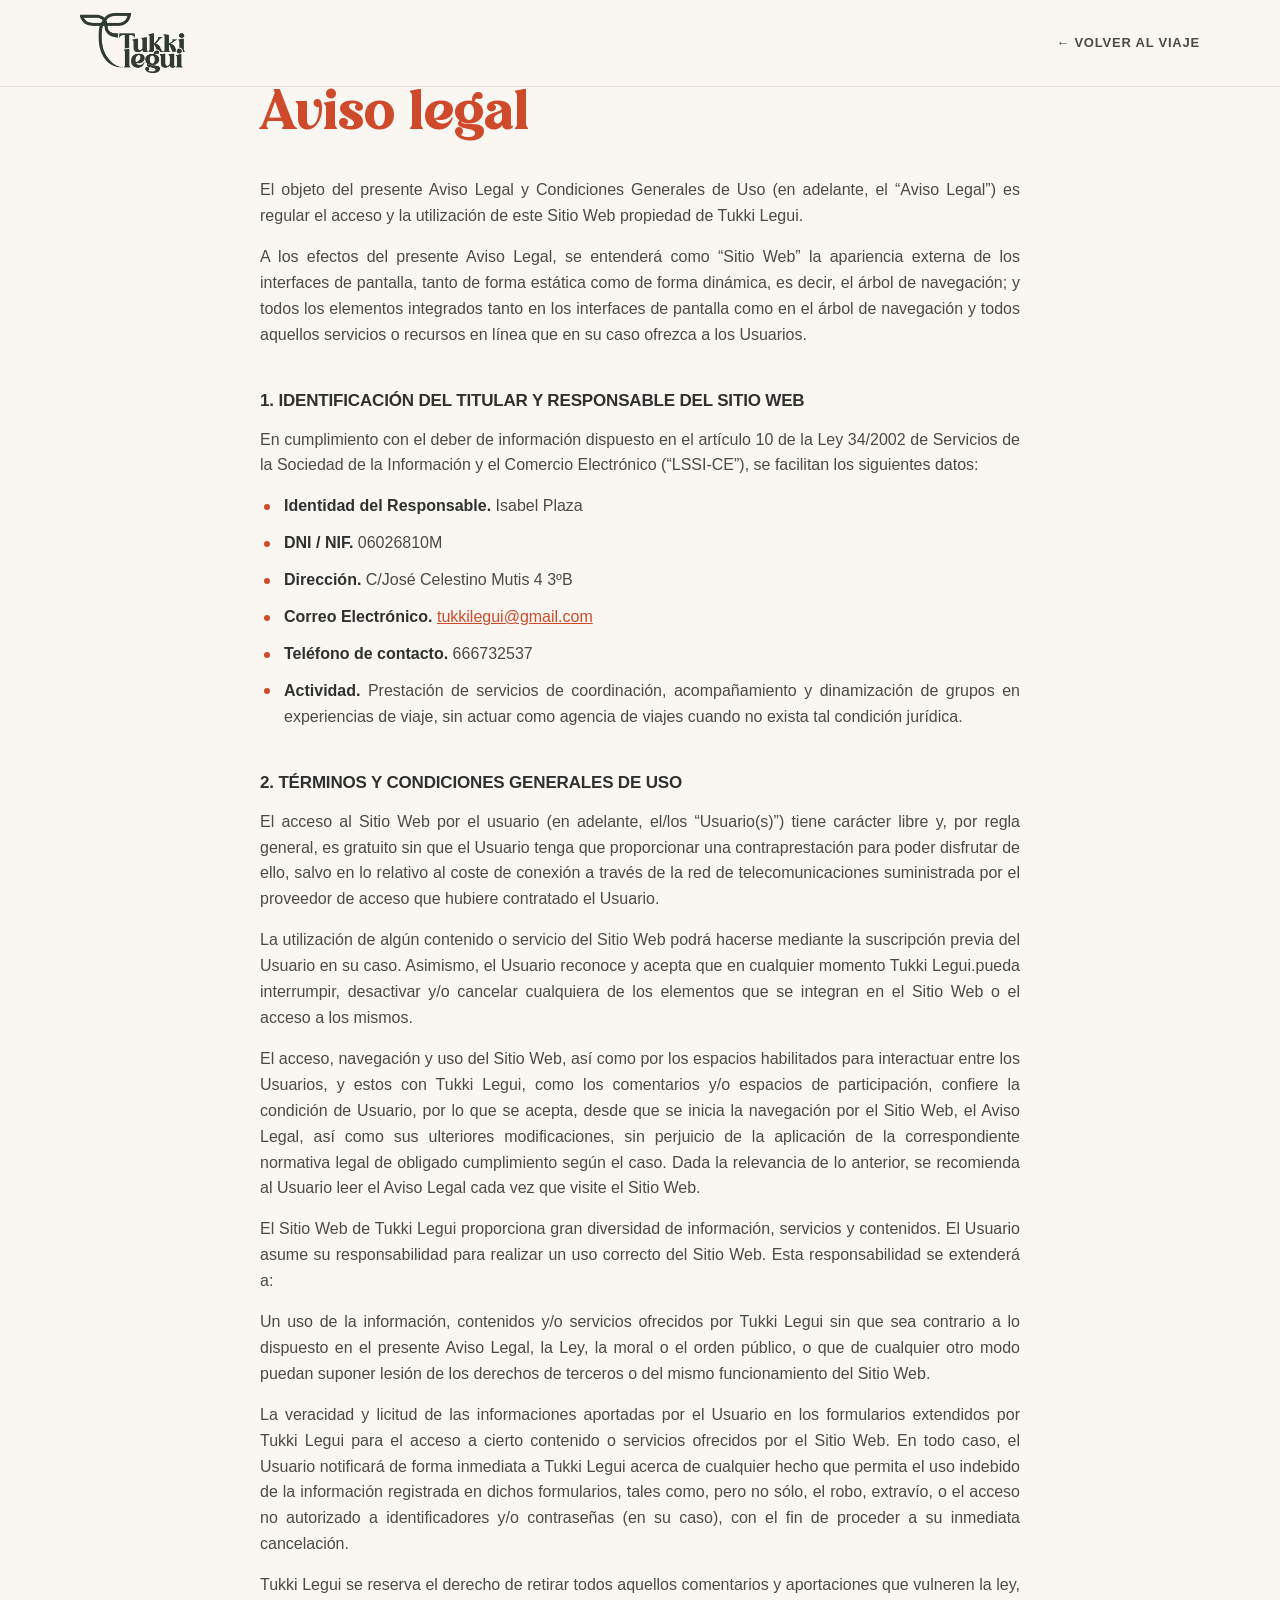
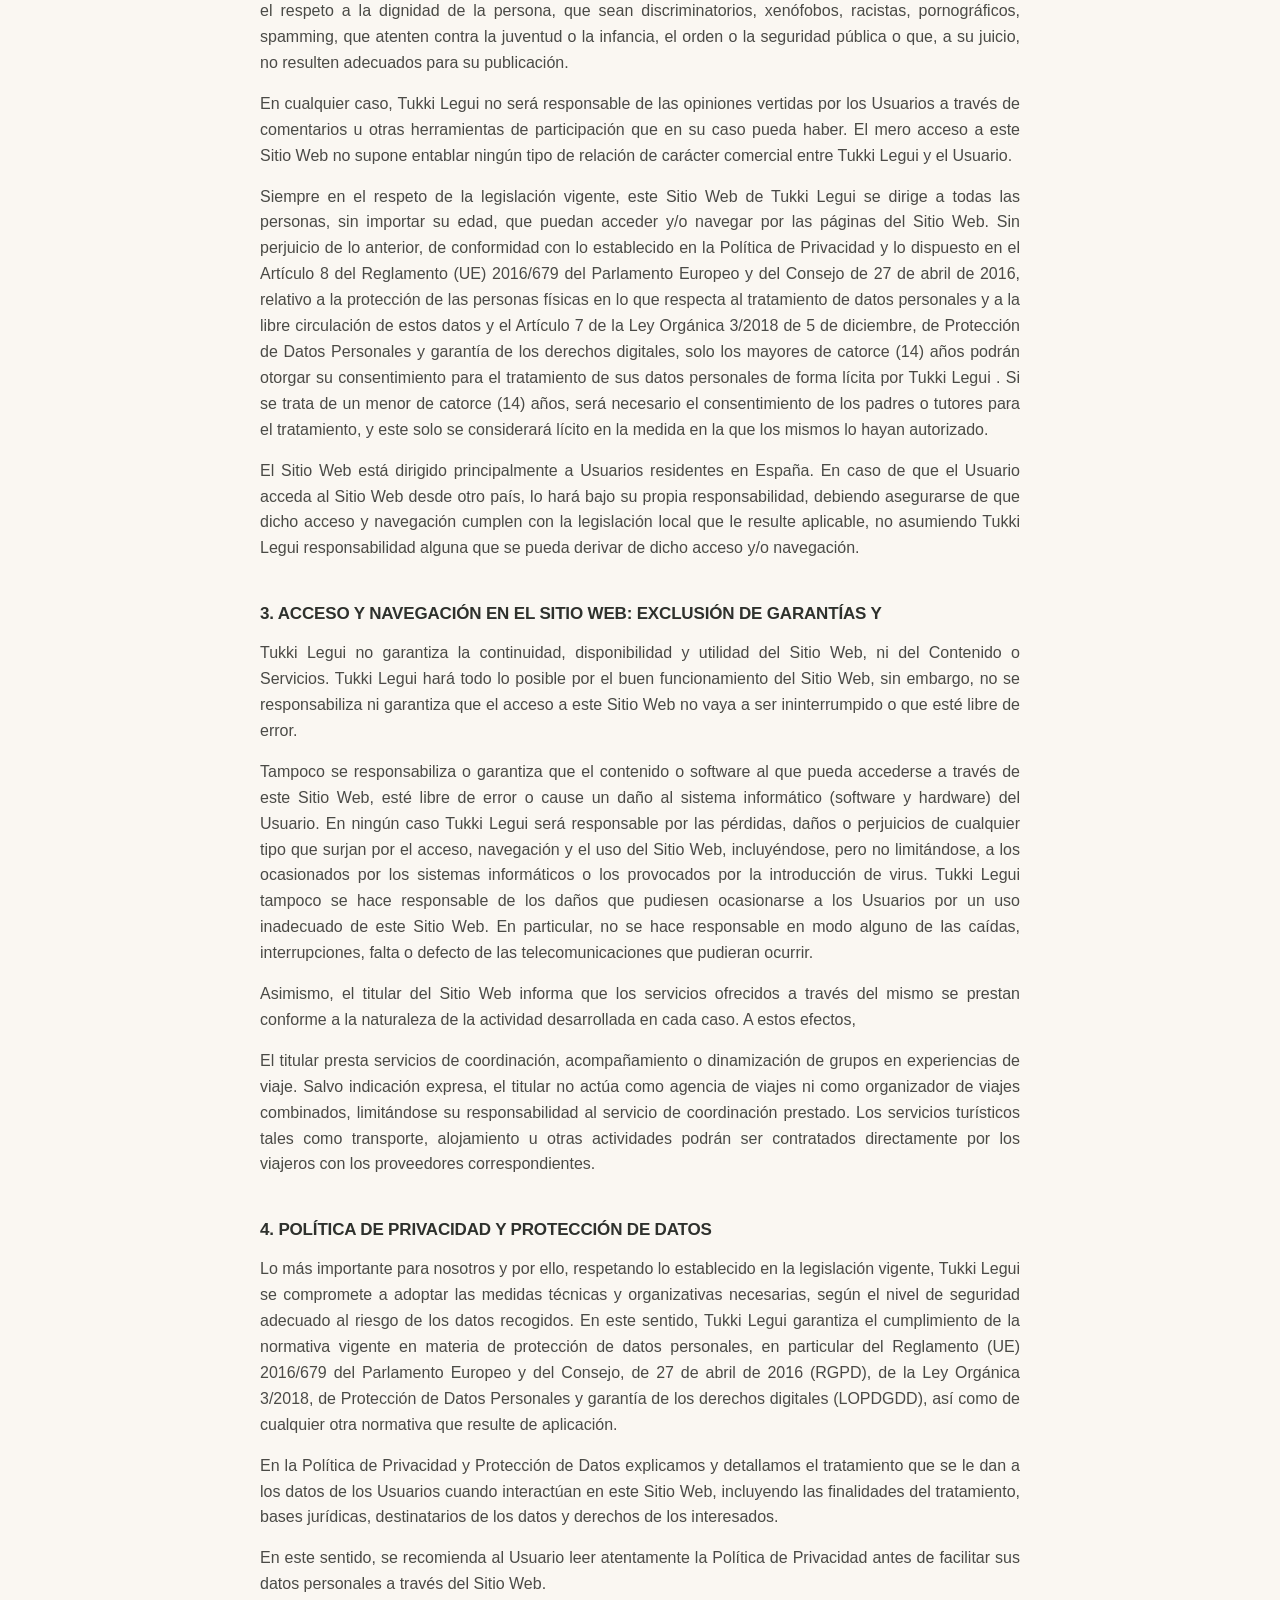
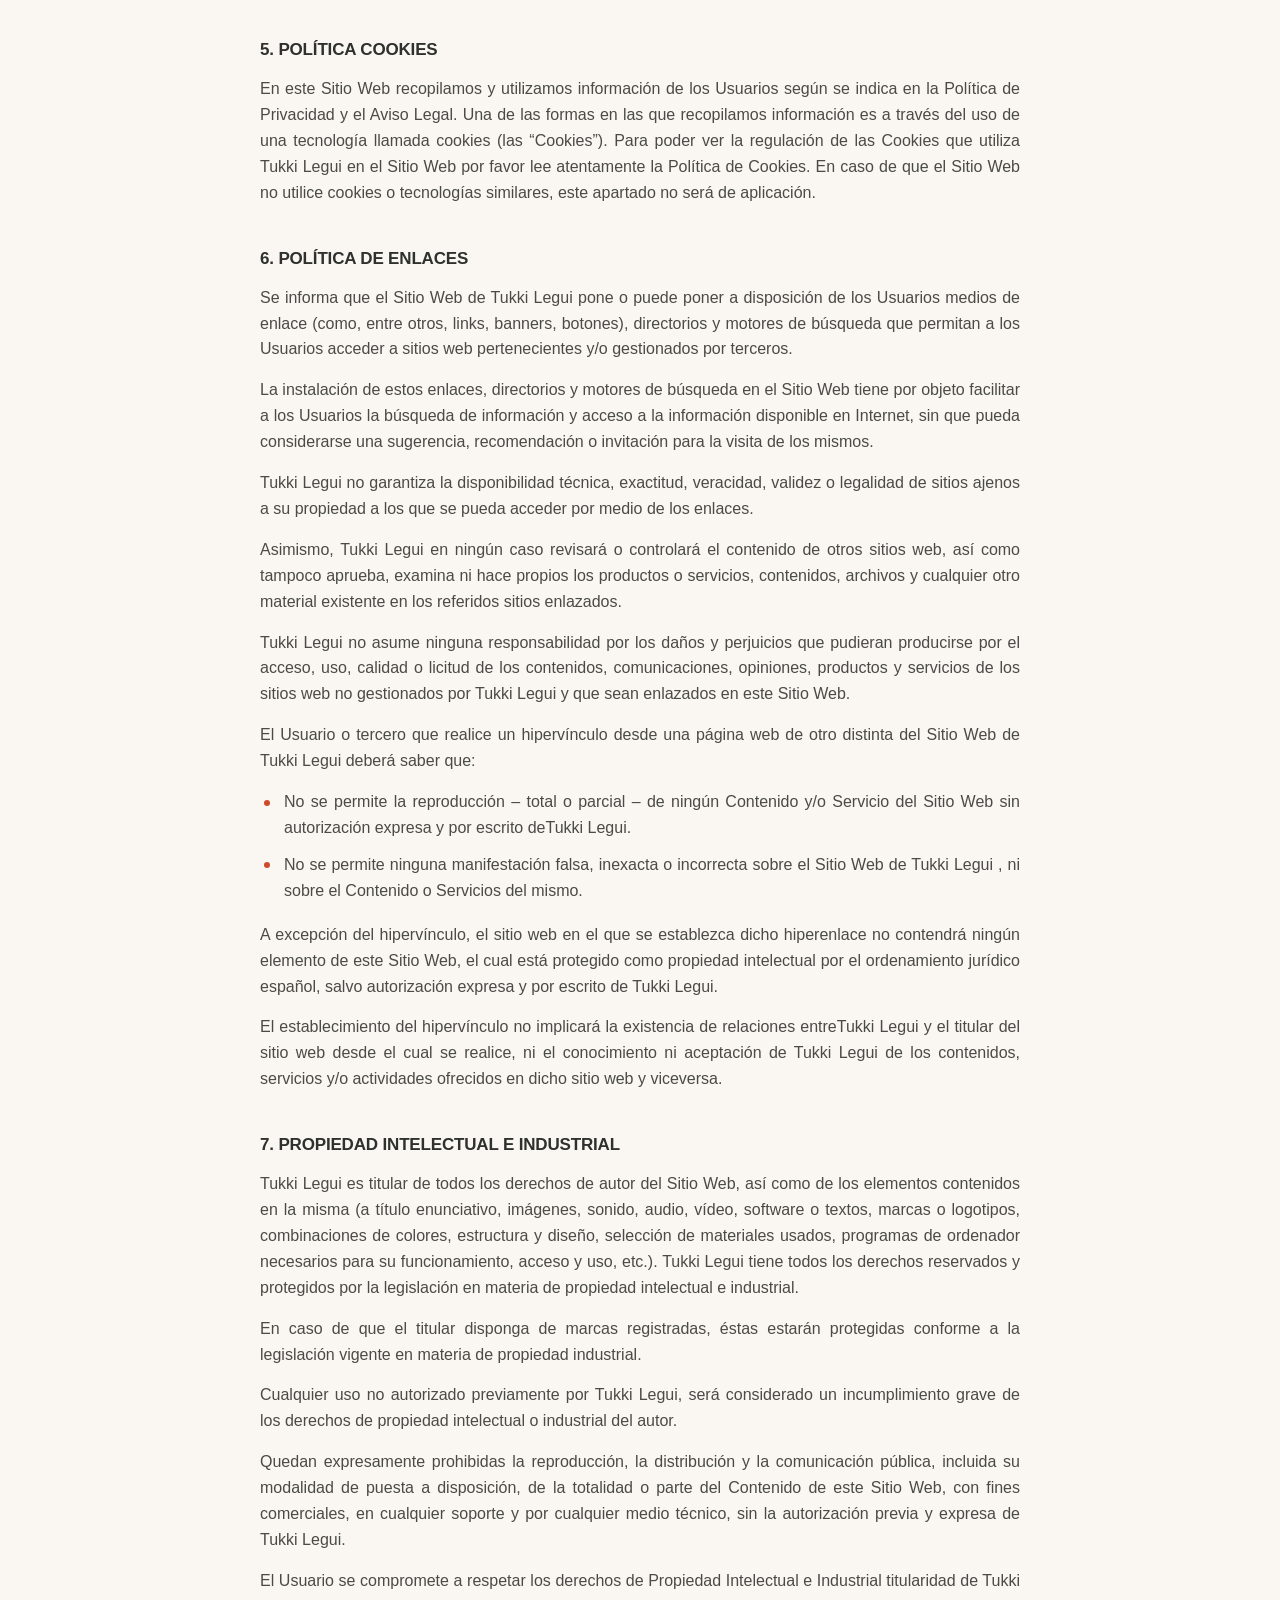
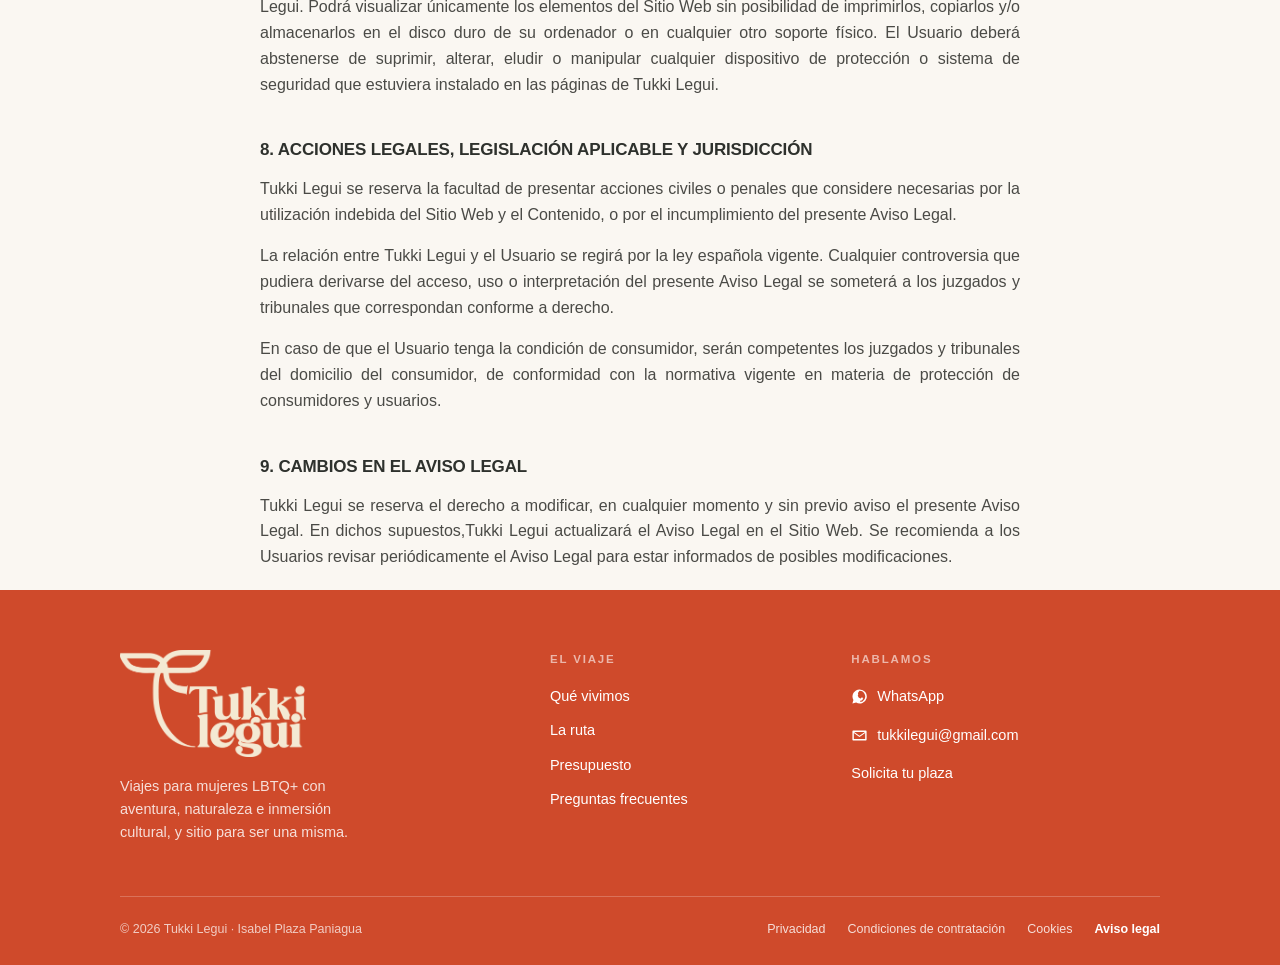
<file: aviso-legal.html>
<!doctype html>
<html lang="es">
<head>
<meta charset="utf-8">
<meta name="viewport" content="width=device-width, initial-scale=1">
<title>Aviso legal · Tukki Legui</title>
<meta name="description" content="Aviso legal de Tukki Legui.">
<meta name="robots" content="noindex">
<link rel="icon" type="image/png" href="assets/favicon.png">
<link rel="apple-touch-icon" href="assets/apple-touch-icon.png">
<meta name="theme-color" content="#CF4A2B">
<link rel="stylesheet" href="assets/legal.css">
</head>
<body>
<nav>
  <div class="wrap">
    <a class="brand" href="index.html"><img src="assets/logo.png" alt="Tukki Legui"></a>
    <a class="volver" href="index.html">← Volver al viaje</a>
  </div>
</nav>
<main class="wrap">
  <h1>Aviso legal</h1>
<p>El objeto del presente Aviso Legal y Condiciones Generales de Uso (en adelante, el “Aviso Legal”) es regular el acceso y la utilización de este Sitio Web propiedad de Tukki Legui.</p>
<p>A los efectos del presente Aviso Legal, se entenderá como “Sitio Web” la apariencia externa de los interfaces de pantalla, tanto de forma estática como de forma dinámica, es decir, el árbol de navegación; y todos los elementos integrados tanto en los interfaces de pantalla como en el árbol de navegación y todos aquellos servicios o recursos en línea que en su caso ofrezca a los Usuarios.</p>
<h2>1. IDENTIFICACIÓN DEL TITULAR Y RESPONSABLE DEL SITIO WEB</h2>
<p>En cumplimiento con el deber de información dispuesto en el artículo 10 de la Ley 34/2002 de Servicios de la Sociedad de la Información y el Comercio Electrónico (“LSSI-CE”), se facilitan los siguientes datos:</p>
<ul>
  <li><b>Identidad del Responsable.</b> Isabel Plaza</li>
  <li><b>DNI / NIF.</b> 06026810M</li>
  <li><b>Dirección.</b> C/José Celestino Mutis 4 3ºB</li>
  <li><b>Correo Electrónico.</b> <a href="mailto:tukkilegui@gmail.com">tukkilegui@gmail.com</a></li>
  <li><b>Teléfono de contacto.</b> 666732537</li>
  <li><b>Actividad.</b> Prestación de servicios de coordinación, acompañamiento y dinamización de grupos en experiencias de viaje, sin actuar como agencia de viajes cuando no exista tal condición jurídica.</li>
</ul>
<h2>2. TÉRMINOS Y CONDICIONES GENERALES DE USO</h2>
<p>El acceso al Sitio Web por el usuario (en adelante, el/los “Usuario(s)”) tiene carácter libre y, por regla general, es gratuito sin que el Usuario tenga que proporcionar una contraprestación para poder disfrutar de ello, salvo en lo relativo al coste de conexión a través de la red de telecomunicaciones suministrada por el proveedor de acceso que hubiere contratado el Usuario.</p>
<p>La utilización de algún contenido o servicio del Sitio Web podrá hacerse mediante la suscripción previa del Usuario en su caso. Asimismo, el Usuario reconoce y acepta que en cualquier momento Tukki Legui.pueda interrumpir, desactivar y/o cancelar cualquiera de los elementos que se integran en el Sitio Web o el acceso a los mismos.</p>
<p>El acceso, navegación y uso del Sitio Web, así como por los espacios habilitados para interactuar entre los Usuarios, y estos con Tukki Legui, como los comentarios y/o espacios de participación, confiere la condición de Usuario, por lo que se acepta, desde que se inicia la navegación por el Sitio Web, el Aviso Legal, así como sus ulteriores modificaciones, sin perjuicio de la aplicación de la correspondiente normativa legal de obligado cumplimiento según el caso. Dada la relevancia de lo anterior, se recomienda al Usuario leer el Aviso Legal cada vez que visite el Sitio Web.</p>
<p>El Sitio Web de Tukki Legui proporciona gran diversidad de información, servicios y contenidos. El Usuario asume su responsabilidad para realizar un uso correcto del Sitio Web. Esta responsabilidad se extenderá a:</p>
<p>Un uso de la información, contenidos y/o servicios ofrecidos por Tukki Legui sin que sea contrario a lo dispuesto en el presente Aviso Legal, la Ley, la moral o el orden público, o que de cualquier otro modo puedan suponer lesión de los derechos de terceros o del mismo funcionamiento del Sitio Web.</p>
<p>La veracidad y licitud de las informaciones aportadas por el Usuario en los formularios extendidos por Tukki Legui para el acceso a cierto contenido o servicios ofrecidos por el Sitio Web. En todo caso, el Usuario notificará de forma inmediata a Tukki Legui acerca de cualquier hecho que permita el uso indebido de la información registrada en dichos formularios, tales como, pero no sólo, el robo, extravío, o el acceso no autorizado a identificadores y/o contraseñas (en su caso), con el fin de proceder a su inmediata cancelación.</p>
<p>Tukki Legui se reserva el derecho de retirar todos aquellos comentarios y aportaciones que vulneren la ley, el respeto a la dignidad de la persona, que sean discriminatorios, xenófobos, racistas, pornográficos, spamming, que atenten contra la juventud o la infancia, el orden o la seguridad pública o que, a su juicio, no resulten adecuados para su publicación.</p>
<p>En cualquier caso, Tukki Legui no será responsable de las opiniones vertidas por los Usuarios a través de comentarios u otras herramientas de participación que en su caso pueda haber. El mero acceso a este Sitio Web no supone entablar ningún tipo de relación de carácter comercial entre Tukki Legui y el Usuario.</p>
<p>Siempre en el respeto de la legislación vigente, este Sitio Web de Tukki Legui se dirige a todas las personas, sin importar su edad, que puedan acceder y/o navegar por las páginas del Sitio Web. Sin perjuicio de lo anterior, de conformidad con lo establecido en la Política de Privacidad y lo dispuesto en el Artículo 8 del Reglamento (UE) 2016/679 del Parlamento Europeo y del Consejo de 27 de abril de 2016, relativo a la protección de las personas físicas en lo que respecta al tratamiento de datos personales y a la libre circulación de estos datos y el Artículo 7 de la Ley Orgánica 3/2018 de 5 de diciembre, de Protección de Datos Personales y garantía de los derechos digitales, solo los mayores de catorce (14) años podrán otorgar su consentimiento para el tratamiento de sus datos personales de forma lícita por Tukki Legui . Si se trata de un menor de catorce (14) años, será necesario el consentimiento de los padres o tutores para el tratamiento, y este solo se considerará lícito en la medida en la que los mismos lo hayan autorizado.</p>
<p>El Sitio Web está dirigido principalmente a Usuarios residentes en España. En caso de que el Usuario acceda al Sitio Web desde otro país, lo hará bajo su propia responsabilidad, debiendo asegurarse de que dicho acceso y navegación cumplen con la legislación local que le resulte aplicable, no asumiendo Tukki Legui responsabilidad alguna que se pueda derivar de dicho acceso y/o navegación.</p>
<h2>3. ACCESO Y NAVEGACIÓN EN EL SITIO WEB: EXCLUSIÓN DE GARANTÍAS Y</h2>
<p>Tukki Legui no garantiza la continuidad, disponibilidad y utilidad del Sitio Web, ni del Contenido o Servicios. Tukki Legui hará todo lo posible por el buen funcionamiento del Sitio Web, sin embargo, no se responsabiliza ni garantiza que el acceso a este Sitio Web no vaya a ser ininterrumpido o que esté libre de error.</p>
<p>Tampoco se responsabiliza o garantiza que el contenido o software al que pueda accederse a través de este Sitio Web, esté libre de error o cause un daño al sistema informático (software y hardware) del Usuario. En ningún caso Tukki Legui será responsable por las pérdidas, daños o perjuicios de cualquier tipo que surjan por el acceso, navegación y el uso del Sitio Web, incluyéndose, pero no limitándose, a los ocasionados por los sistemas informáticos o los provocados por la introducción de virus. Tukki Legui tampoco se hace responsable de los daños que pudiesen ocasionarse a los Usuarios por un uso inadecuado de este Sitio Web. En particular, no se hace responsable en modo alguno de las caídas, interrupciones, falta o defecto de las telecomunicaciones que pudieran ocurrir.</p>
<p>Asimismo, el titular del Sitio Web informa que los servicios ofrecidos a través del mismo se prestan conforme a la naturaleza de la actividad desarrollada en cada caso. A estos efectos,</p>
<p>El titular presta servicios de coordinación, acompañamiento o dinamización de grupos en experiencias de viaje. Salvo indicación expresa, el titular no actúa como agencia de viajes ni como organizador de viajes combinados, limitándose su responsabilidad al servicio de coordinación prestado. Los servicios turísticos tales como transporte, alojamiento u otras actividades podrán ser contratados directamente por los viajeros con los proveedores correspondientes.</p>
<h2>4. POLÍTICA DE PRIVACIDAD Y PROTECCIÓN DE DATOS</h2>
<p>Lo más importante para nosotros y por ello, respetando lo establecido en la legislación vigente, Tukki Legui se compromete a adoptar las medidas técnicas y organizativas necesarias, según el nivel de seguridad adecuado al riesgo de los datos recogidos. En este sentido, Tukki Legui garantiza el cumplimiento de la normativa vigente en materia de protección de datos personales, en particular del Reglamento (UE) 2016/679 del Parlamento Europeo y del Consejo, de 27 de abril de 2016 (RGPD), de la Ley Orgánica 3/2018, de Protección de Datos Personales y garantía de los derechos digitales (LOPDGDD), así como de cualquier otra normativa que resulte de aplicación.</p>
<p>En la Política de Privacidad y Protección de Datos explicamos y detallamos el tratamiento que se le dan a los datos de los Usuarios cuando interactúan en este Sitio Web, incluyendo las finalidades del tratamiento, bases jurídicas, destinatarios de los datos y derechos de los interesados.</p>
<p>En este sentido, se recomienda al Usuario leer atentamente la Política de Privacidad antes de facilitar sus datos personales a través del Sitio Web.</p>
<h2>5. POLÍTICA COOKIES</h2>
<p>En este Sitio Web recopilamos y utilizamos información de los Usuarios según se indica en la Política de Privacidad y el Aviso Legal. Una de las formas en las que recopilamos información es a través del uso de una tecnología llamada cookies (las “Cookies”). Para poder ver la regulación de las Cookies que utiliza Tukki Legui en el Sitio Web por favor lee atentamente la Política de Cookies. En caso de que el Sitio Web no utilice cookies o tecnologías similares, este apartado no será de aplicación.</p>
<h2>6. POLÍTICA DE ENLACES</h2>
<p>Se informa que el Sitio Web de Tukki Legui pone o puede poner a disposición de los Usuarios medios de enlace (como, entre otros, links, banners, botones), directorios y motores de búsqueda que permitan a los Usuarios acceder a sitios web pertenecientes y/o gestionados por terceros.</p>
<p>La instalación de estos enlaces, directorios y motores de búsqueda en el Sitio Web tiene por objeto facilitar a los Usuarios la búsqueda de información y acceso a la información disponible en Internet, sin que pueda considerarse una sugerencia, recomendación o invitación para la visita de los mismos.</p>
<p>Tukki Legui no garantiza la disponibilidad técnica, exactitud, veracidad, validez o legalidad de sitios ajenos a su propiedad a los que se pueda acceder por medio de los enlaces.</p>
<p>Asimismo, Tukki Legui en ningún caso revisará o controlará el contenido de otros sitios web, así como tampoco aprueba, examina ni hace propios los productos o servicios, contenidos, archivos y cualquier otro material existente en los referidos sitios enlazados.</p>
<p>Tukki Legui no asume ninguna responsabilidad por los daños y perjuicios que pudieran producirse por el acceso, uso, calidad o licitud de los contenidos, comunicaciones, opiniones, productos y servicios de los sitios web no gestionados por Tukki Legui y que sean enlazados en este Sitio Web.</p>
<p>El Usuario o tercero que realice un hipervínculo desde una página web de otro distinta del Sitio Web de Tukki Legui deberá saber que:</p>
<ul>
  <li>No se permite la reproducción – total o parcial – de ningún Contenido y/o Servicio del Sitio Web sin autorización expresa y por escrito deTukki Legui.</li>
  <li>No se permite ninguna manifestación falsa, inexacta o incorrecta sobre el Sitio Web de Tukki Legui , ni sobre el Contenido o Servicios del mismo.</li>
</ul>
<p>A excepción del hipervínculo, el sitio web en el que se establezca dicho hiperenlace no contendrá ningún elemento de este Sitio Web, el cual está protegido como propiedad intelectual por el ordenamiento jurídico español, salvo autorización expresa y por escrito de Tukki Legui.</p>
<p>El establecimiento del hipervínculo no implicará la existencia de relaciones entreTukki Legui y el titular del sitio web desde el cual se realice, ni el conocimiento ni aceptación de Tukki Legui de los contenidos, servicios y/o actividades ofrecidos en dicho sitio web y viceversa.</p>
<h2>7. PROPIEDAD INTELECTUAL E INDUSTRIAL</h2>
<p>Tukki Legui es titular de todos los derechos de autor del Sitio Web, así como de los elementos contenidos en la misma (a título enunciativo, imágenes, sonido, audio, vídeo, software o textos, marcas o logotipos, combinaciones de colores, estructura y diseño, selección de materiales usados, programas de ordenador necesarios para su funcionamiento, acceso y uso, etc.). Tukki Legui tiene todos los derechos reservados y protegidos por la legislación en materia de propiedad intelectual e industrial.</p>
<p>En caso de que el titular disponga de marcas registradas, éstas estarán protegidas conforme a la legislación vigente en materia de propiedad industrial.</p>
<p>Cualquier uso no autorizado previamente por Tukki Legui, será considerado un incumplimiento grave de los derechos de propiedad intelectual o industrial del autor.</p>
<p>Quedan expresamente prohibidas la reproducción, la distribución y la comunicación pública, incluida su modalidad de puesta a disposición, de la totalidad o parte del Contenido de este Sitio Web, con fines comerciales, en cualquier soporte y por cualquier medio técnico, sin la autorización previa y expresa de Tukki Legui.</p>
<p>El Usuario se compromete a respetar los derechos de Propiedad Intelectual e Industrial titularidad de Tukki Legui. Podrá visualizar únicamente los elementos del Sitio Web sin posibilidad de imprimirlos, copiarlos y/o almacenarlos en el disco duro de su ordenador o en cualquier otro soporte físico. El Usuario deberá abstenerse de suprimir, alterar, eludir o manipular cualquier dispositivo de protección o sistema de seguridad que estuviera instalado en las páginas de Tukki Legui.</p>
<h2>8. ACCIONES LEGALES, LEGISLACIÓN APLICABLE Y JURISDICCIÓN</h2>
<p>Tukki Legui se reserva la facultad de presentar acciones civiles o penales que considere necesarias por la utilización indebida del Sitio Web y el Contenido, o por el incumplimiento del presente Aviso Legal.</p>
<p>La relación entre Tukki Legui y el Usuario se regirá por la ley española vigente. Cualquier controversia que pudiera derivarse del acceso, uso o interpretación del presente Aviso Legal se someterá a los juzgados y tribunales que correspondan conforme a derecho.</p>
<p>En caso de que el Usuario tenga la condición de consumidor, serán competentes los juzgados y tribunales del domicilio del consumidor, de conformidad con la normativa vigente en materia de protección de consumidores y usuarios.</p>
<h2>9. CAMBIOS EN EL AVISO LEGAL</h2>
<p>Tukki Legui se reserva el derecho a modificar, en cualquier momento y sin previo aviso el presente Aviso Legal. En dichos supuestos,Tukki Legui actualizará el Aviso Legal en el Sitio Web. Se recomienda a los Usuarios revisar periódicamente el Aviso Legal para estar informados de posibles modificaciones.</p>
</main>
<footer class="pie">
  <div class="wrap">
    <div class="pie-cols">
      <div class="pie-marca">
        <img src="assets/logo-white.png" alt="Tukki Legui">
        <p>Viajes para mujeres LBTQ+ con aventura, naturaleza e inmersión cultural,
           y sitio para ser una misma.</p>
      </div>
      <div>
        <h4>El viaje</h4>
        <ul>
          <li><a href="index.html#viaje">Qué vivimos</a></li>
          <li><a href="index.html#ruta">La ruta</a></li>
          <li><a href="index.html#presupuesto">Presupuesto</a></li>
          <li><a href="index.html#faq">Preguntas frecuentes</a></li>
        </ul>
      </div>
      <div class="contacto">
        <h4>Hablamos</h4>
        <ul>
          <li><a href="https://wa.me/34666732537?text=Hola%20Isa%2C%20me%20interesa%20el%20viaje%20a%20Colombia%20del%2028%20de%20septiembre%20al%2012%20de%20octubre.%20%C2%BFMe%20cuentas%20m%C3%A1s%3F" target="_blank" rel="noopener"><svg viewBox="0 0 24 24" aria-hidden="true"><path d="M17.5 14.4c-.3-.2-1.7-.9-2-1s-.5-.2-.7.1-.8 1-.9 1.2-.3.2-.6.1a8 8 0 0 1-2.4-1.5 9 9 0 0 1-1.6-2c-.2-.4 0-.5.1-.7l.5-.6.3-.5v-.5l-1-2.3c-.2-.6-.5-.5-.7-.5h-.6c-.2 0-.6.1-.9.4-.3.4-1.1 1.2-1.1 2.8s1.2 3.2 1.3 3.5a12 12 0 0 0 4.7 4.1c1.8.7 2.2.6 2.6.5.6 0 1.7-.7 2-1.4s.3-1.3.2-1.4zM12 2a10 10 0 0 0-8.6 15L2 22l5.2-1.4A10 10 0 1 0 12 2m0 1.8a8.2 8.2 0 0 1 4.3 15.1l-.3.2-3.1.8.8-3-.2-.3A8.2 8.2 0 0 1 12 3.8"/></svg> WhatsApp</a></li>
          <li><a href="mailto:tukkilegui@gmail.com"><svg viewBox="0 0 24 24" aria-hidden="true"><path d="M3 5h18a1 1 0 0 1 1 1v12a1 1 0 0 1-1 1H3a1 1 0 0 1-1-1V6a1 1 0 0 1 1-1m1.4 2L12 12.3 19.6 7zM20 17V8.6l-7.4 5.2a1 1 0 0 1-1.2 0L4 8.6V17z"/></svg> tukkilegui@gmail.com</a></li>
          <li><a href="index.html#reservar">Solicita tu plaza</a></li>
        </ul>
      </div>
    </div>
    <div class="pie-fin">
      <small>© 2026 Tukki Legui · Isabel Plaza Paniagua</small>
      <nav>
          <a href="politica-privacidad.html">Privacidad</a>
          <a href="condiciones-contratacion.html">Condiciones de contratación</a>
          <a href="politica-cookies.html">Cookies</a>
          <a href="aviso-legal.html" aria-current="page">Aviso legal</a>
      </nav>
    </div>
  </div>
</footer>
</body>
</html>
</file>
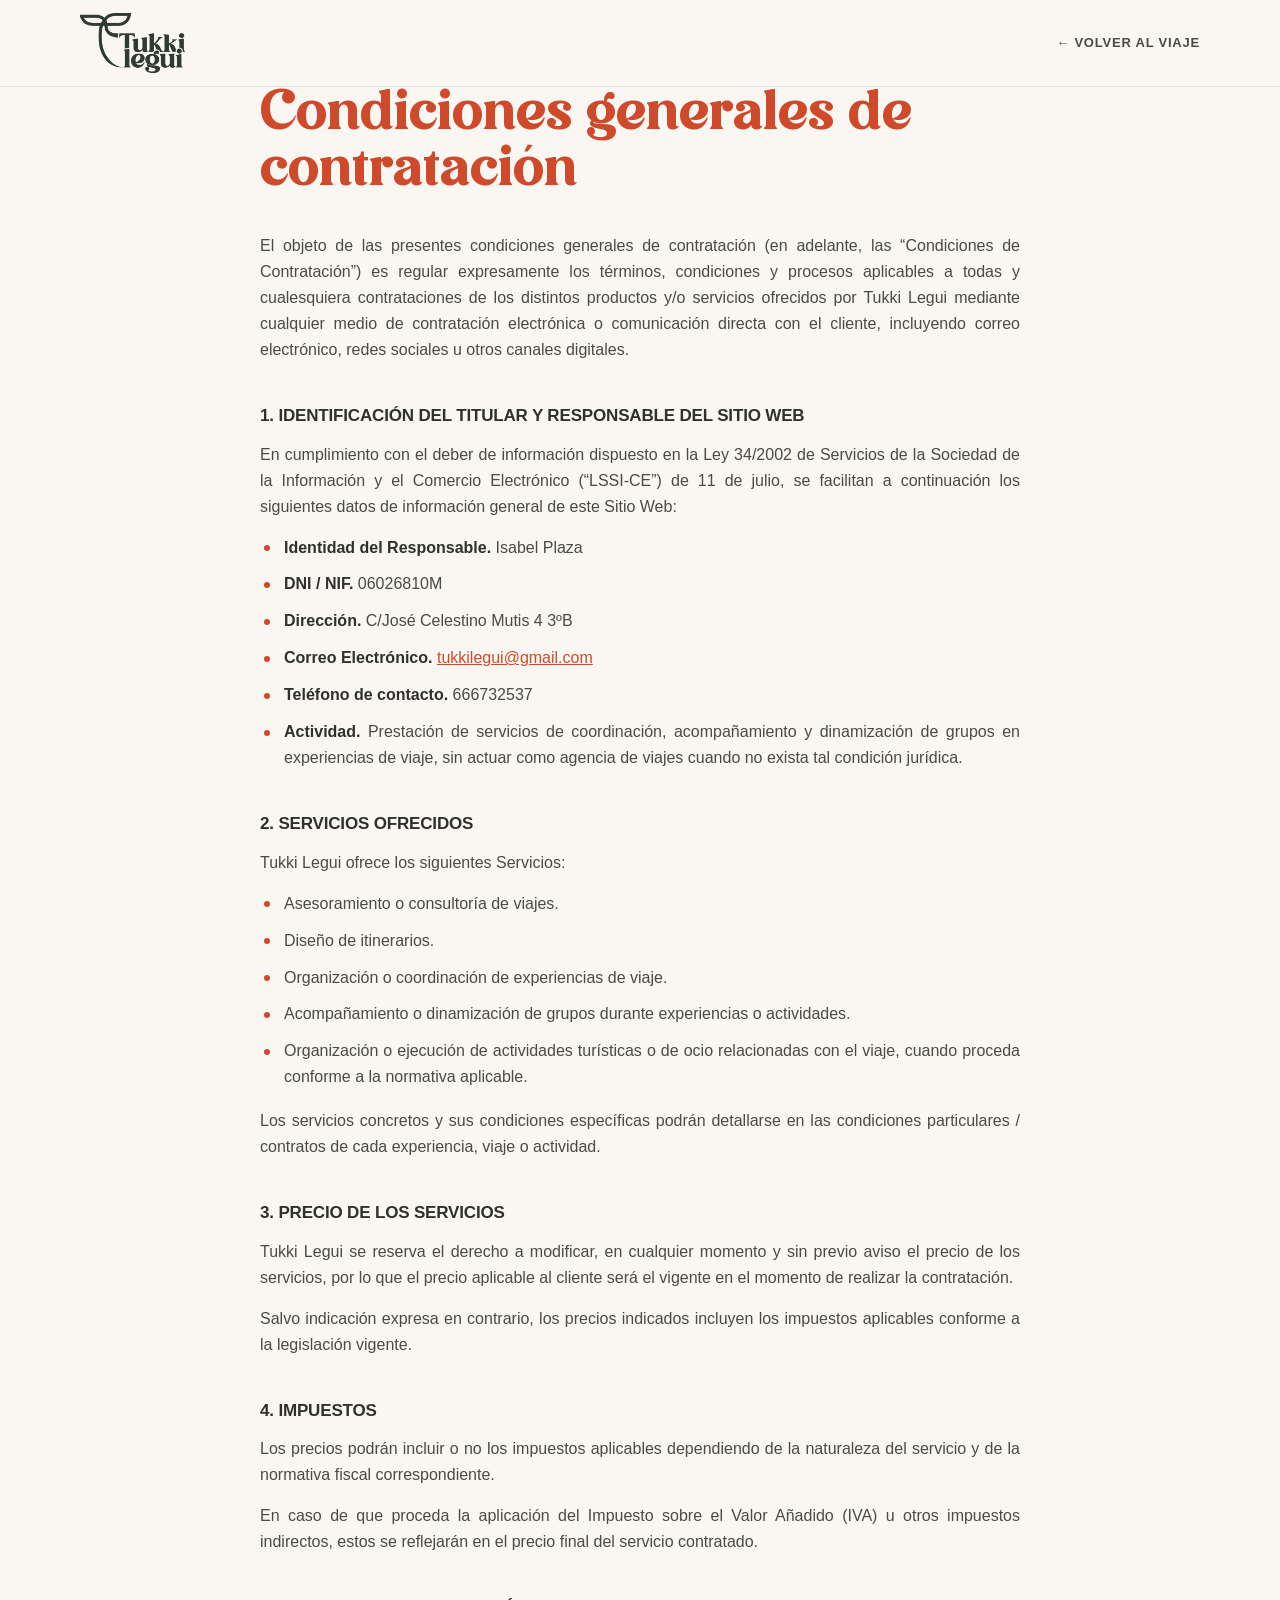
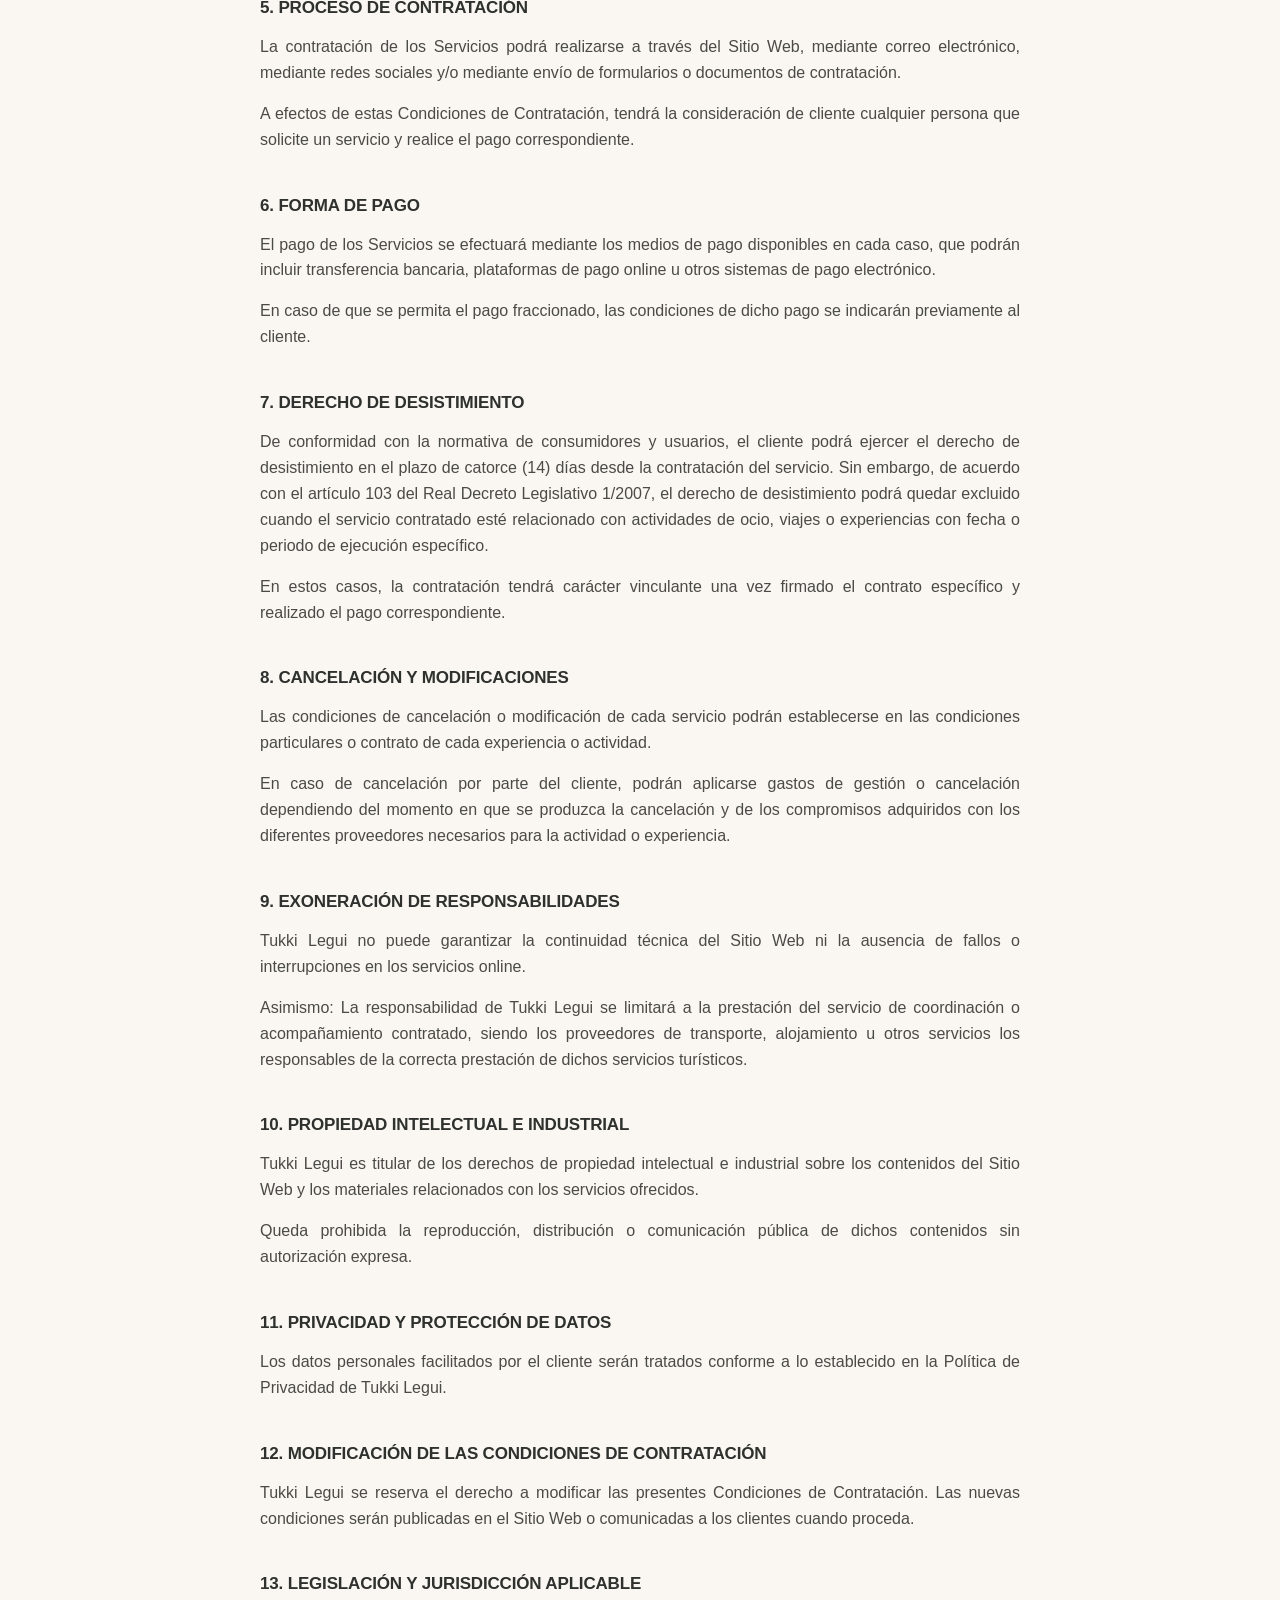
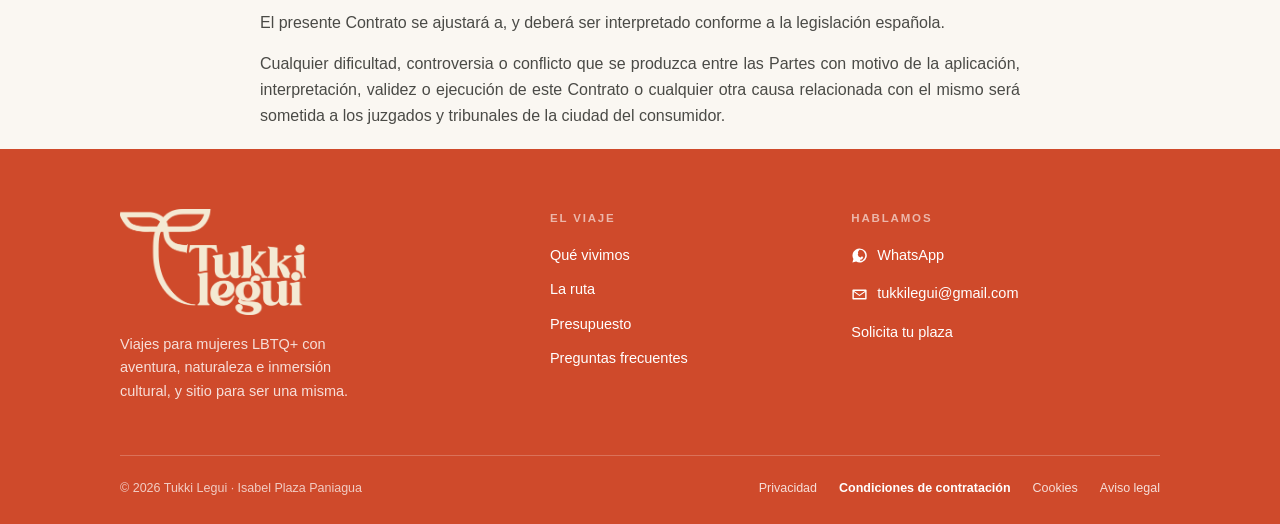
<file: condiciones-contratacion.html>
<!doctype html>
<html lang="es">
<head>
<meta charset="utf-8">
<meta name="viewport" content="width=device-width, initial-scale=1">
<title>Condiciones generales de contratación · Tukki Legui</title>
<meta name="description" content="Condiciones generales de contratación de Tukki Legui.">
<meta name="robots" content="noindex">
<link rel="icon" type="image/png" href="assets/favicon.png">
<link rel="apple-touch-icon" href="assets/apple-touch-icon.png">
<meta name="theme-color" content="#CF4A2B">
<link rel="stylesheet" href="assets/legal.css">
</head>
<body>
<nav>
  <div class="wrap">
    <a class="brand" href="index.html"><img src="assets/logo.png" alt="Tukki Legui"></a>
    <a class="volver" href="index.html">← Volver al viaje</a>
  </div>
</nav>
<main class="wrap">
  <h1>Condiciones generales de contratación</h1>
<p>El objeto de las presentes condiciones generales de contratación (en adelante, las “Condiciones de Contratación”) es regular expresamente los términos, condiciones y procesos aplicables a todas y cualesquiera contrataciones de los distintos productos y/o servicios ofrecidos por Tukki Legui mediante cualquier medio de contratación electrónica o comunicación directa con el cliente, incluyendo correo electrónico, redes sociales u otros canales digitales.</p>
<h2>1. IDENTIFICACIÓN DEL TITULAR Y RESPONSABLE DEL SITIO WEB</h2>
<p>En cumplimiento con el deber de información dispuesto en la Ley 34/2002 de Servicios de la Sociedad de la Información y el Comercio Electrónico (“LSSI-CE”) de 11 de julio, se facilitan a continuación los siguientes datos de información general de este Sitio Web:</p>
<ul>
  <li><b>Identidad del Responsable.</b> Isabel Plaza</li>
  <li><b>DNI / NIF.</b> 06026810M</li>
  <li><b>Dirección.</b> C/José Celestino Mutis 4 3ºB</li>
  <li><b>Correo Electrónico.</b> <a href="mailto:tukkilegui@gmail.com">tukkilegui@gmail.com</a></li>
  <li><b>Teléfono de contacto.</b> 666732537</li>
  <li><b>Actividad.</b> Prestación de servicios de coordinación, acompañamiento y dinamización de grupos en experiencias de viaje, sin actuar como agencia de viajes cuando no exista tal condición jurídica.</li>
</ul>
<h2>2. SERVICIOS OFRECIDOS</h2>
<p>Tukki Legui ofrece los siguientes Servicios:</p>
<ul>
  <li>Asesoramiento o consultoría de viajes.</li>
  <li>Diseño de itinerarios.</li>
  <li>Organización o coordinación de experiencias de viaje.</li>
  <li>Acompañamiento o dinamización de grupos durante experiencias o actividades.</li>
  <li>Organización o ejecución de actividades turísticas o de ocio relacionadas con el viaje, cuando proceda conforme a la normativa aplicable.</li>
</ul>
<p>Los servicios concretos y sus condiciones específicas podrán detallarse en las condiciones particulares / contratos de cada experiencia, viaje o actividad.</p>
<h2>3. PRECIO DE LOS SERVICIOS</h2>
<p>Tukki Legui se reserva el derecho a modificar, en cualquier momento y sin previo aviso el precio de los servicios, por lo que el precio aplicable al cliente será el vigente en el momento de realizar la contratación.</p>
<p>Salvo indicación expresa en contrario, los precios indicados incluyen los impuestos aplicables conforme a la legislación vigente.</p>
<h2>4. IMPUESTOS</h2>
<p>Los precios podrán incluir o no los impuestos aplicables dependiendo de la naturaleza del servicio y de la normativa fiscal correspondiente.</p>
<p>En caso de que proceda la aplicación del Impuesto sobre el Valor Añadido (IVA) u otros impuestos indirectos, estos se reflejarán en el precio final del servicio contratado.</p>
<h2>5. PROCESO DE CONTRATACIÓN</h2>
<p>La contratación de los Servicios podrá realizarse a través del Sitio Web, mediante correo electrónico, mediante redes sociales y/o mediante envío de formularios o documentos de contratación.</p>
<p>A efectos de estas Condiciones de Contratación, tendrá la consideración de cliente cualquier persona que solicite un servicio y realice el pago correspondiente.</p>
<h2>6. FORMA DE PAGO</h2>
<p>El pago de los Servicios se efectuará mediante los medios de pago disponibles en cada caso, que podrán incluir transferencia bancaria, plataformas de pago online u otros sistemas de pago electrónico.</p>
<p>En caso de que se permita el pago fraccionado, las condiciones de dicho pago se indicarán previamente al cliente.</p>
<h2>7. DERECHO DE DESISTIMIENTO</h2>
<p>De conformidad con la normativa de consumidores y usuarios, el cliente podrá ejercer el derecho de desistimiento en el plazo de catorce (14) días desde la contratación del servicio. Sin embargo, de acuerdo con el artículo 103 del Real Decreto Legislativo 1/2007, el derecho de desistimiento podrá quedar excluido cuando el servicio contratado esté relacionado con actividades de ocio, viajes o experiencias con fecha o periodo de ejecución específico.</p>
<p>En estos casos, la contratación tendrá carácter vinculante una vez firmado el contrato específico y realizado el pago correspondiente.</p>
<h2>8. CANCELACIÓN Y MODIFICACIONES</h2>
<p>Las condiciones de cancelación o modificación de cada servicio podrán establecerse en las condiciones particulares o contrato de cada experiencia o actividad.</p>
<p>En caso de cancelación por parte del cliente, podrán aplicarse gastos de gestión o cancelación dependiendo del momento en que se produzca la cancelación y de los compromisos adquiridos con los diferentes proveedores necesarios para la actividad o experiencia.</p>
<h2>9. EXONERACIÓN DE RESPONSABILIDADES</h2>
<p>Tukki Legui no puede garantizar la continuidad técnica del Sitio Web ni la ausencia de fallos o interrupciones en los servicios online.</p>
<p>Asimismo: La responsabilidad de Tukki Legui se limitará a la prestación del servicio de coordinación o acompañamiento contratado, siendo los proveedores de transporte, alojamiento u otros servicios los responsables de la correcta prestación de dichos servicios turísticos.</p>
<h2>10. PROPIEDAD INTELECTUAL E INDUSTRIAL</h2>
<p>Tukki Legui es titular de los derechos de propiedad intelectual e industrial sobre los contenidos del Sitio Web y los materiales relacionados con los servicios ofrecidos.</p>
<p>Queda prohibida la reproducción, distribución o comunicación pública de dichos contenidos sin autorización expresa.</p>
<h2>11. PRIVACIDAD Y PROTECCIÓN DE DATOS</h2>
<p>Los datos personales facilitados por el cliente serán tratados conforme a lo establecido en la Política de Privacidad de Tukki Legui.</p>
<h2>12. MODIFICACIÓN DE LAS CONDICIONES DE CONTRATACIÓN</h2>
<p>Tukki Legui se reserva el derecho a modificar las presentes Condiciones de Contratación. Las nuevas condiciones serán publicadas en el Sitio Web o comunicadas a los clientes cuando proceda.</p>
<h2>13. LEGISLACIÓN Y JURISDICCIÓN APLICABLE</h2>
<p>El presente Contrato se ajustará a, y deberá ser interpretado conforme a la legislación española.</p>
<p>Cualquier dificultad, controversia o conflicto que se produzca entre las Partes con motivo de la aplicación, interpretación, validez o ejecución de este Contrato o cualquier otra causa relacionada con el mismo será sometida a los juzgados y tribunales de la ciudad del consumidor.</p>
</main>
<footer class="pie">
  <div class="wrap">
    <div class="pie-cols">
      <div class="pie-marca">
        <img src="assets/logo-white.png" alt="Tukki Legui">
        <p>Viajes para mujeres LBTQ+ con aventura, naturaleza e inmersión cultural,
           y sitio para ser una misma.</p>
      </div>
      <div>
        <h4>El viaje</h4>
        <ul>
          <li><a href="index.html#viaje">Qué vivimos</a></li>
          <li><a href="index.html#ruta">La ruta</a></li>
          <li><a href="index.html#presupuesto">Presupuesto</a></li>
          <li><a href="index.html#faq">Preguntas frecuentes</a></li>
        </ul>
      </div>
      <div class="contacto">
        <h4>Hablamos</h4>
        <ul>
          <li><a href="https://wa.me/34666732537?text=Hola%20Isa%2C%20me%20interesa%20el%20viaje%20a%20Colombia%20del%2028%20de%20septiembre%20al%2012%20de%20octubre.%20%C2%BFMe%20cuentas%20m%C3%A1s%3F" target="_blank" rel="noopener"><svg viewBox="0 0 24 24" aria-hidden="true"><path d="M17.5 14.4c-.3-.2-1.7-.9-2-1s-.5-.2-.7.1-.8 1-.9 1.2-.3.2-.6.1a8 8 0 0 1-2.4-1.5 9 9 0 0 1-1.6-2c-.2-.4 0-.5.1-.7l.5-.6.3-.5v-.5l-1-2.3c-.2-.6-.5-.5-.7-.5h-.6c-.2 0-.6.1-.9.4-.3.4-1.1 1.2-1.1 2.8s1.2 3.2 1.3 3.5a12 12 0 0 0 4.7 4.1c1.8.7 2.2.6 2.6.5.6 0 1.7-.7 2-1.4s.3-1.3.2-1.4zM12 2a10 10 0 0 0-8.6 15L2 22l5.2-1.4A10 10 0 1 0 12 2m0 1.8a8.2 8.2 0 0 1 4.3 15.1l-.3.2-3.1.8.8-3-.2-.3A8.2 8.2 0 0 1 12 3.8"/></svg> WhatsApp</a></li>
          <li><a href="mailto:tukkilegui@gmail.com"><svg viewBox="0 0 24 24" aria-hidden="true"><path d="M3 5h18a1 1 0 0 1 1 1v12a1 1 0 0 1-1 1H3a1 1 0 0 1-1-1V6a1 1 0 0 1 1-1m1.4 2L12 12.3 19.6 7zM20 17V8.6l-7.4 5.2a1 1 0 0 1-1.2 0L4 8.6V17z"/></svg> tukkilegui@gmail.com</a></li>
          <li><a href="index.html#reservar">Solicita tu plaza</a></li>
        </ul>
      </div>
    </div>
    <div class="pie-fin">
      <small>© 2026 Tukki Legui · Isabel Plaza Paniagua</small>
      <nav>
          <a href="politica-privacidad.html">Privacidad</a>
          <a href="condiciones-contratacion.html" aria-current="page">Condiciones de contratación</a>
          <a href="politica-cookies.html">Cookies</a>
          <a href="aviso-legal.html">Aviso legal</a>
      </nav>
    </div>
  </div>
</footer>
</body>
</html>
</file>
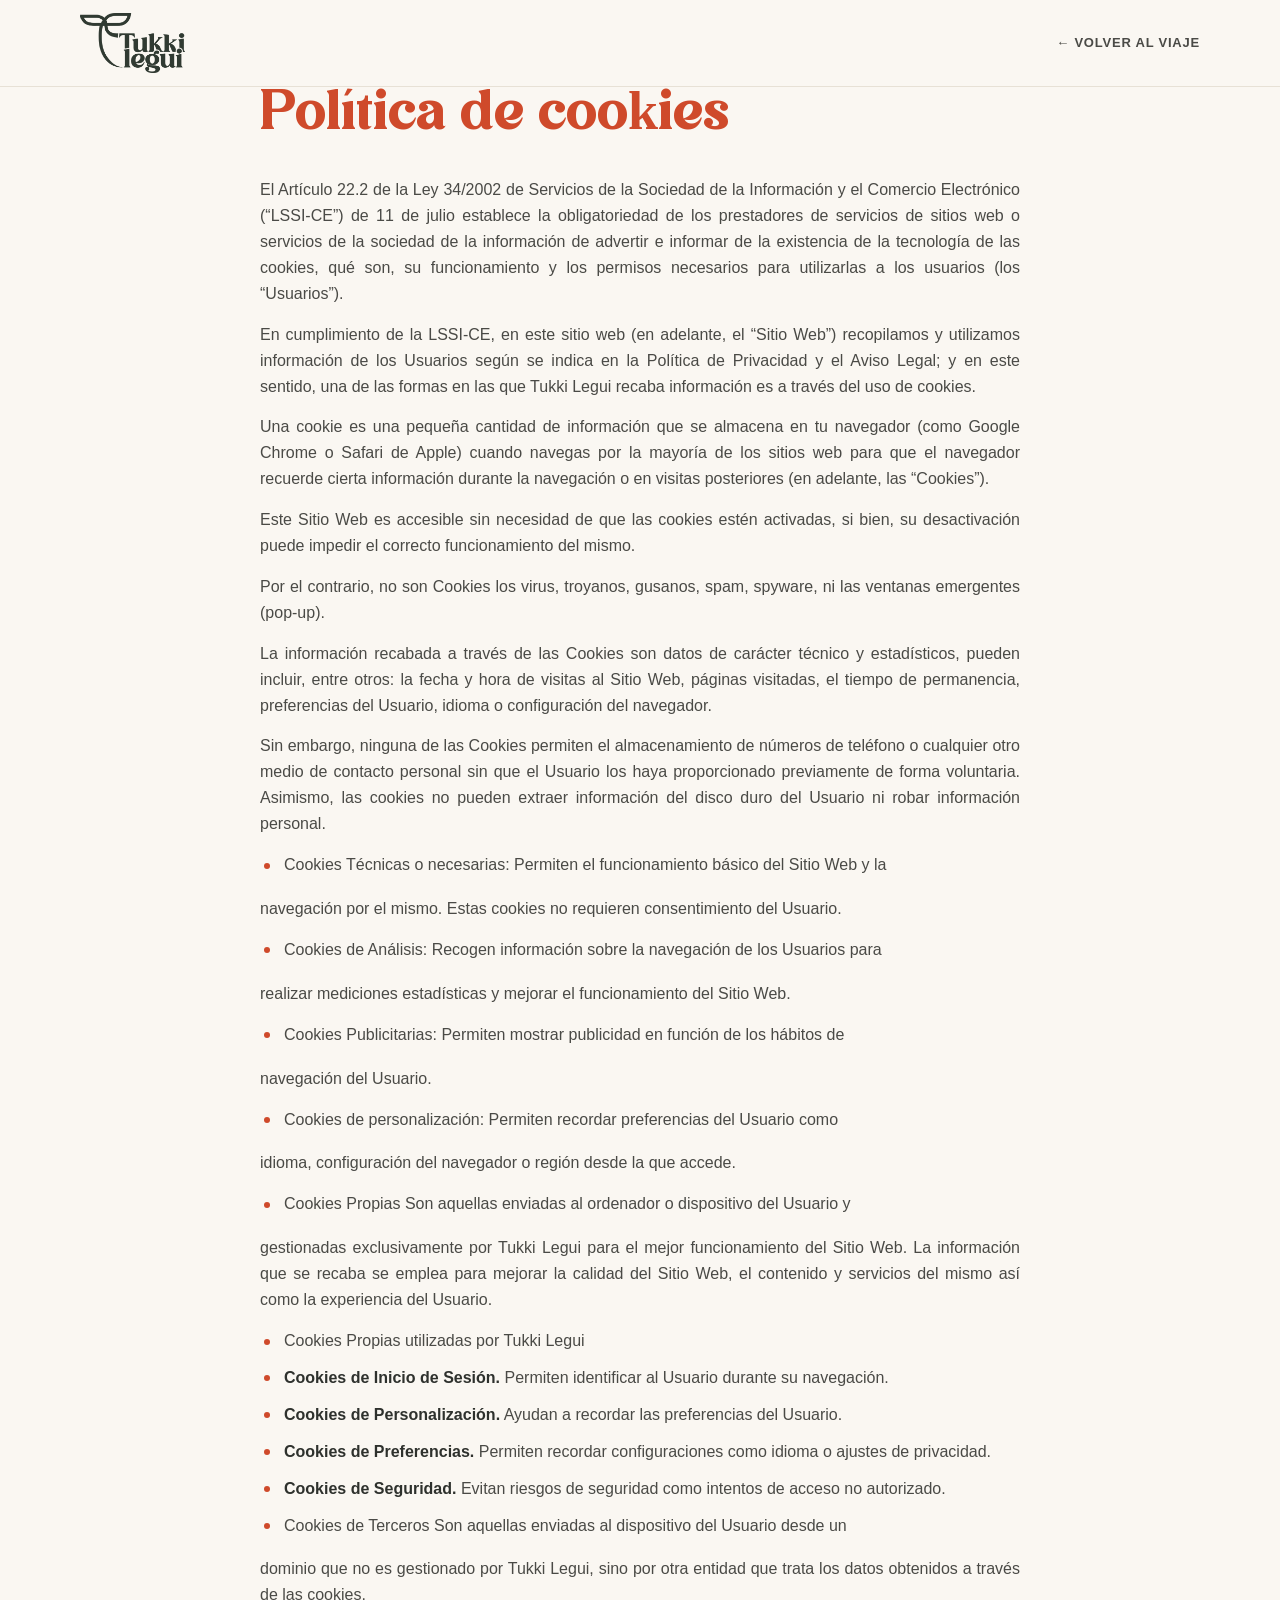
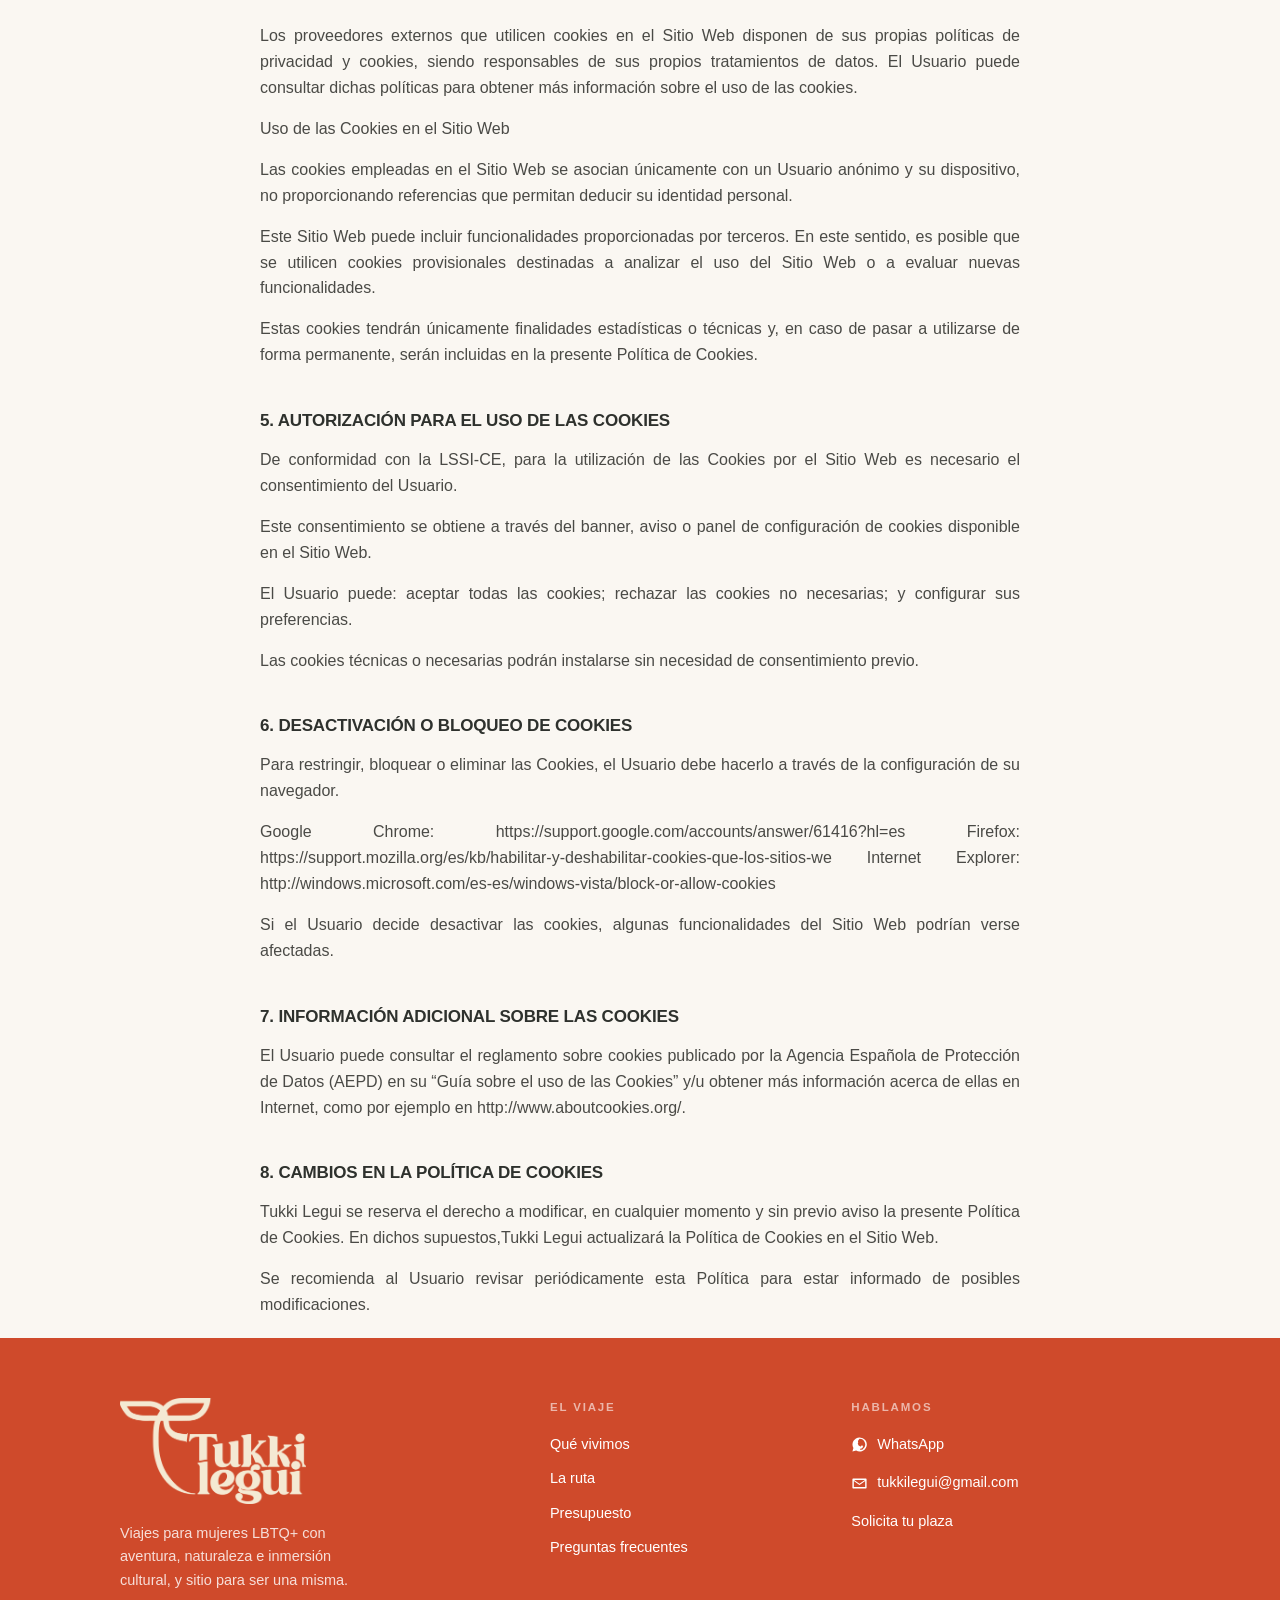
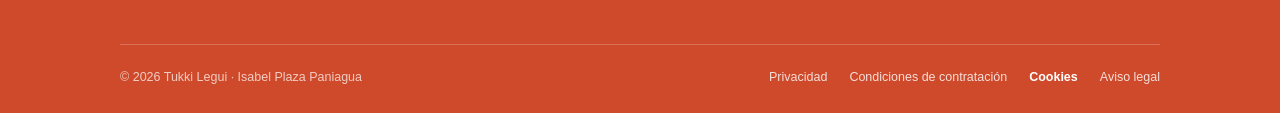
<file: politica-cookies.html>
<!doctype html>
<html lang="es">
<head>
<meta charset="utf-8">
<meta name="viewport" content="width=device-width, initial-scale=1">
<title>Política de cookies · Tukki Legui</title>
<meta name="description" content="Política de cookies de Tukki Legui.">
<meta name="robots" content="noindex">
<link rel="icon" type="image/png" href="assets/favicon.png">
<link rel="apple-touch-icon" href="assets/apple-touch-icon.png">
<meta name="theme-color" content="#CF4A2B">
<link rel="stylesheet" href="assets/legal.css">
</head>
<body>
<nav>
  <div class="wrap">
    <a class="brand" href="index.html"><img src="assets/logo.png" alt="Tukki Legui"></a>
    <a class="volver" href="index.html">← Volver al viaje</a>
  </div>
</nav>
<main class="wrap">
  <h1>Política de cookies</h1>
<p>El Artículo 22.2 de la Ley 34/2002 de Servicios de la Sociedad de la Información y el Comercio Electrónico (“LSSI-CE”) de 11 de julio establece la obligatoriedad de los prestadores de servicios de sitios web o servicios de la sociedad de la información de advertir e informar de la existencia de la tecnología de las cookies, qué son, su funcionamiento y los permisos necesarios para utilizarlas a los usuarios (los “Usuarios”).</p>
<p>En cumplimiento de la LSSI-CE, en este sitio web (en adelante, el “Sitio Web”) recopilamos y utilizamos información de los Usuarios según se indica en la Política de Privacidad y el Aviso Legal; y en este sentido, una de las formas en las que Tukki Legui recaba información es a través del uso de cookies.</p>
<p>Una cookie es una pequeña cantidad de información que se almacena en tu navegador (como Google Chrome o Safari de Apple) cuando navegas por la mayoría de los sitios web para que el navegador recuerde cierta información durante la navegación o en visitas posteriores (en adelante, las “Cookies”).</p>
<p>Este Sitio Web es accesible sin necesidad de que las cookies estén activadas, si bien, su desactivación puede impedir el correcto funcionamiento del mismo.</p>
<p>Por el contrario, no son Cookies los virus, troyanos, gusanos, spam, spyware, ni las ventanas emergentes (pop-up).</p>
<p>La información recabada a través de las Cookies son datos de carácter técnico y estadísticos, pueden incluir, entre otros: la fecha y hora de visitas al Sitio Web, páginas visitadas, el tiempo de permanencia, preferencias del Usuario, idioma o configuración del navegador.</p>
<p>Sin embargo, ninguna de las Cookies permiten el almacenamiento de números de teléfono o cualquier otro medio de contacto personal sin que el Usuario los haya proporcionado previamente de forma voluntaria. Asimismo, las cookies no pueden extraer información del disco duro del Usuario ni robar información personal.</p>
<ul>
  <li>Cookies Técnicas o necesarias: Permiten el funcionamiento básico del Sitio Web y la</li>
</ul>
<p>navegación por el mismo. Estas cookies no requieren consentimiento del Usuario.</p>
<ul>
  <li>Cookies de Análisis: Recogen información sobre la navegación de los Usuarios para</li>
</ul>
<p>realizar mediciones estadísticas y mejorar el funcionamiento del Sitio Web.</p>
<ul>
  <li>Cookies Publicitarias: Permiten mostrar publicidad en función de los hábitos de</li>
</ul>
<p>navegación del Usuario.</p>
<ul>
  <li>Cookies de personalización: Permiten recordar preferencias del Usuario como</li>
</ul>
<p>idioma, configuración del navegador o región desde la que accede.</p>
<ul>
  <li>Cookies Propias Son aquellas enviadas al ordenador o dispositivo del Usuario y</li>
</ul>
<p>gestionadas exclusivamente por Tukki Legui para el mejor funcionamiento del Sitio Web. La información que se recaba se emplea para mejorar la calidad del Sitio Web, el contenido y servicios del mismo así como la experiencia del Usuario.</p>
<ul>
  <li>Cookies Propias utilizadas por Tukki Legui</li>
  <li><b>Cookies de Inicio de Sesión.</b> Permiten identificar al Usuario durante su navegación.</li>
  <li><b>Cookies de Personalización.</b> Ayudan a recordar las preferencias del Usuario.</li>
  <li><b>Cookies de Preferencias.</b> Permiten recordar configuraciones como idioma o ajustes de privacidad.</li>
  <li><b>Cookies de Seguridad.</b> Evitan riesgos de seguridad como intentos de acceso no autorizado.</li>
  <li>Cookies de Terceros Son aquellas enviadas al dispositivo del Usuario desde un</li>
</ul>
<p>dominio que no es gestionado por Tukki Legui, sino por otra entidad que trata los datos obtenidos a través de las cookies.</p>
<p>Los proveedores externos que utilicen cookies en el Sitio Web disponen de sus propias políticas de privacidad y cookies, siendo responsables de sus propios tratamientos de datos. El Usuario puede consultar dichas políticas para obtener más información sobre el uso de las cookies.</p>
<p>Uso de las Cookies en el Sitio Web</p>
<p>Las cookies empleadas en el Sitio Web se asocian únicamente con un Usuario anónimo y su dispositivo, no proporcionando referencias que permitan deducir su identidad personal.</p>
<p>Este Sitio Web puede incluir funcionalidades proporcionadas por terceros. En este sentido, es posible que se utilicen cookies provisionales destinadas a analizar el uso del Sitio Web o a evaluar nuevas funcionalidades.</p>
<p>Estas cookies tendrán únicamente finalidades estadísticas o técnicas y, en caso de pasar a utilizarse de forma permanente, serán incluidas en la presente Política de Cookies.</p>
<h2>5. AUTORIZACIÓN PARA EL USO DE LAS COOKIES</h2>
<p>De conformidad con la LSSI-CE, para la utilización de las Cookies por el Sitio Web es necesario el consentimiento del Usuario.</p>
<p>Este consentimiento se obtiene a través del banner, aviso o panel de configuración de cookies disponible en el Sitio Web.</p>
<p>El Usuario puede: aceptar todas las cookies; rechazar las cookies no necesarias; y configurar sus preferencias.</p>
<p>Las cookies técnicas o necesarias podrán instalarse sin necesidad de consentimiento previo.</p>
<h2>6. DESACTIVACIÓN O BLOQUEO DE COOKIES</h2>
<p>Para restringir, bloquear o eliminar las Cookies, el Usuario debe hacerlo a través de la configuración de su navegador.</p>
<p>Google Chrome: https://support.google.com/accounts/answer/61416?hl=es Firefox: https://support.mozilla.org/es/kb/habilitar-y-deshabilitar-cookies-que-los-sitios-we Internet Explorer: http://windows.microsoft.com/es-es/windows-vista/block-or-allow-cookies</p>
<p>Si el Usuario decide desactivar las cookies, algunas funcionalidades del Sitio Web podrían verse afectadas.</p>
<h2>7. INFORMACIÓN ADICIONAL SOBRE LAS COOKIES</h2>
<p>El Usuario puede consultar el reglamento sobre cookies publicado por la Agencia Española de Protección de Datos (AEPD) en su “Guía sobre el uso de las Cookies” y/u obtener más información acerca de ellas en Internet, como por ejemplo en http://www.aboutcookies.org/.</p>
<h2>8. CAMBIOS EN LA POLÍTICA DE COOKIES</h2>
<p>Tukki Legui se reserva el derecho a modificar, en cualquier momento y sin previo aviso la presente Política de Cookies. En dichos supuestos,Tukki Legui actualizará la Política de Cookies en el Sitio Web.</p>
<p>Se recomienda al Usuario revisar periódicamente esta Política para estar informado de posibles modificaciones.</p>
</main>
<footer class="pie">
  <div class="wrap">
    <div class="pie-cols">
      <div class="pie-marca">
        <img src="assets/logo-white.png" alt="Tukki Legui">
        <p>Viajes para mujeres LBTQ+ con aventura, naturaleza e inmersión cultural,
           y sitio para ser una misma.</p>
      </div>
      <div>
        <h4>El viaje</h4>
        <ul>
          <li><a href="index.html#viaje">Qué vivimos</a></li>
          <li><a href="index.html#ruta">La ruta</a></li>
          <li><a href="index.html#presupuesto">Presupuesto</a></li>
          <li><a href="index.html#faq">Preguntas frecuentes</a></li>
        </ul>
      </div>
      <div class="contacto">
        <h4>Hablamos</h4>
        <ul>
          <li><a href="https://wa.me/34666732537?text=Hola%20Isa%2C%20me%20interesa%20el%20viaje%20a%20Colombia%20del%2028%20de%20septiembre%20al%2012%20de%20octubre.%20%C2%BFMe%20cuentas%20m%C3%A1s%3F" target="_blank" rel="noopener"><svg viewBox="0 0 24 24" aria-hidden="true"><path d="M17.5 14.4c-.3-.2-1.7-.9-2-1s-.5-.2-.7.1-.8 1-.9 1.2-.3.2-.6.1a8 8 0 0 1-2.4-1.5 9 9 0 0 1-1.6-2c-.2-.4 0-.5.1-.7l.5-.6.3-.5v-.5l-1-2.3c-.2-.6-.5-.5-.7-.5h-.6c-.2 0-.6.1-.9.4-.3.4-1.1 1.2-1.1 2.8s1.2 3.2 1.3 3.5a12 12 0 0 0 4.7 4.1c1.8.7 2.2.6 2.6.5.6 0 1.7-.7 2-1.4s.3-1.3.2-1.4zM12 2a10 10 0 0 0-8.6 15L2 22l5.2-1.4A10 10 0 1 0 12 2m0 1.8a8.2 8.2 0 0 1 4.3 15.1l-.3.2-3.1.8.8-3-.2-.3A8.2 8.2 0 0 1 12 3.8"/></svg> WhatsApp</a></li>
          <li><a href="mailto:tukkilegui@gmail.com"><svg viewBox="0 0 24 24" aria-hidden="true"><path d="M3 5h18a1 1 0 0 1 1 1v12a1 1 0 0 1-1 1H3a1 1 0 0 1-1-1V6a1 1 0 0 1 1-1m1.4 2L12 12.3 19.6 7zM20 17V8.6l-7.4 5.2a1 1 0 0 1-1.2 0L4 8.6V17z"/></svg> tukkilegui@gmail.com</a></li>
          <li><a href="index.html#reservar">Solicita tu plaza</a></li>
        </ul>
      </div>
    </div>
    <div class="pie-fin">
      <small>© 2026 Tukki Legui · Isabel Plaza Paniagua</small>
      <nav>
          <a href="politica-privacidad.html">Privacidad</a>
          <a href="condiciones-contratacion.html">Condiciones de contratación</a>
          <a href="politica-cookies.html" aria-current="page">Cookies</a>
          <a href="aviso-legal.html">Aviso legal</a>
      </nav>
    </div>
  </div>
</footer>
</body>
</html>
</file>
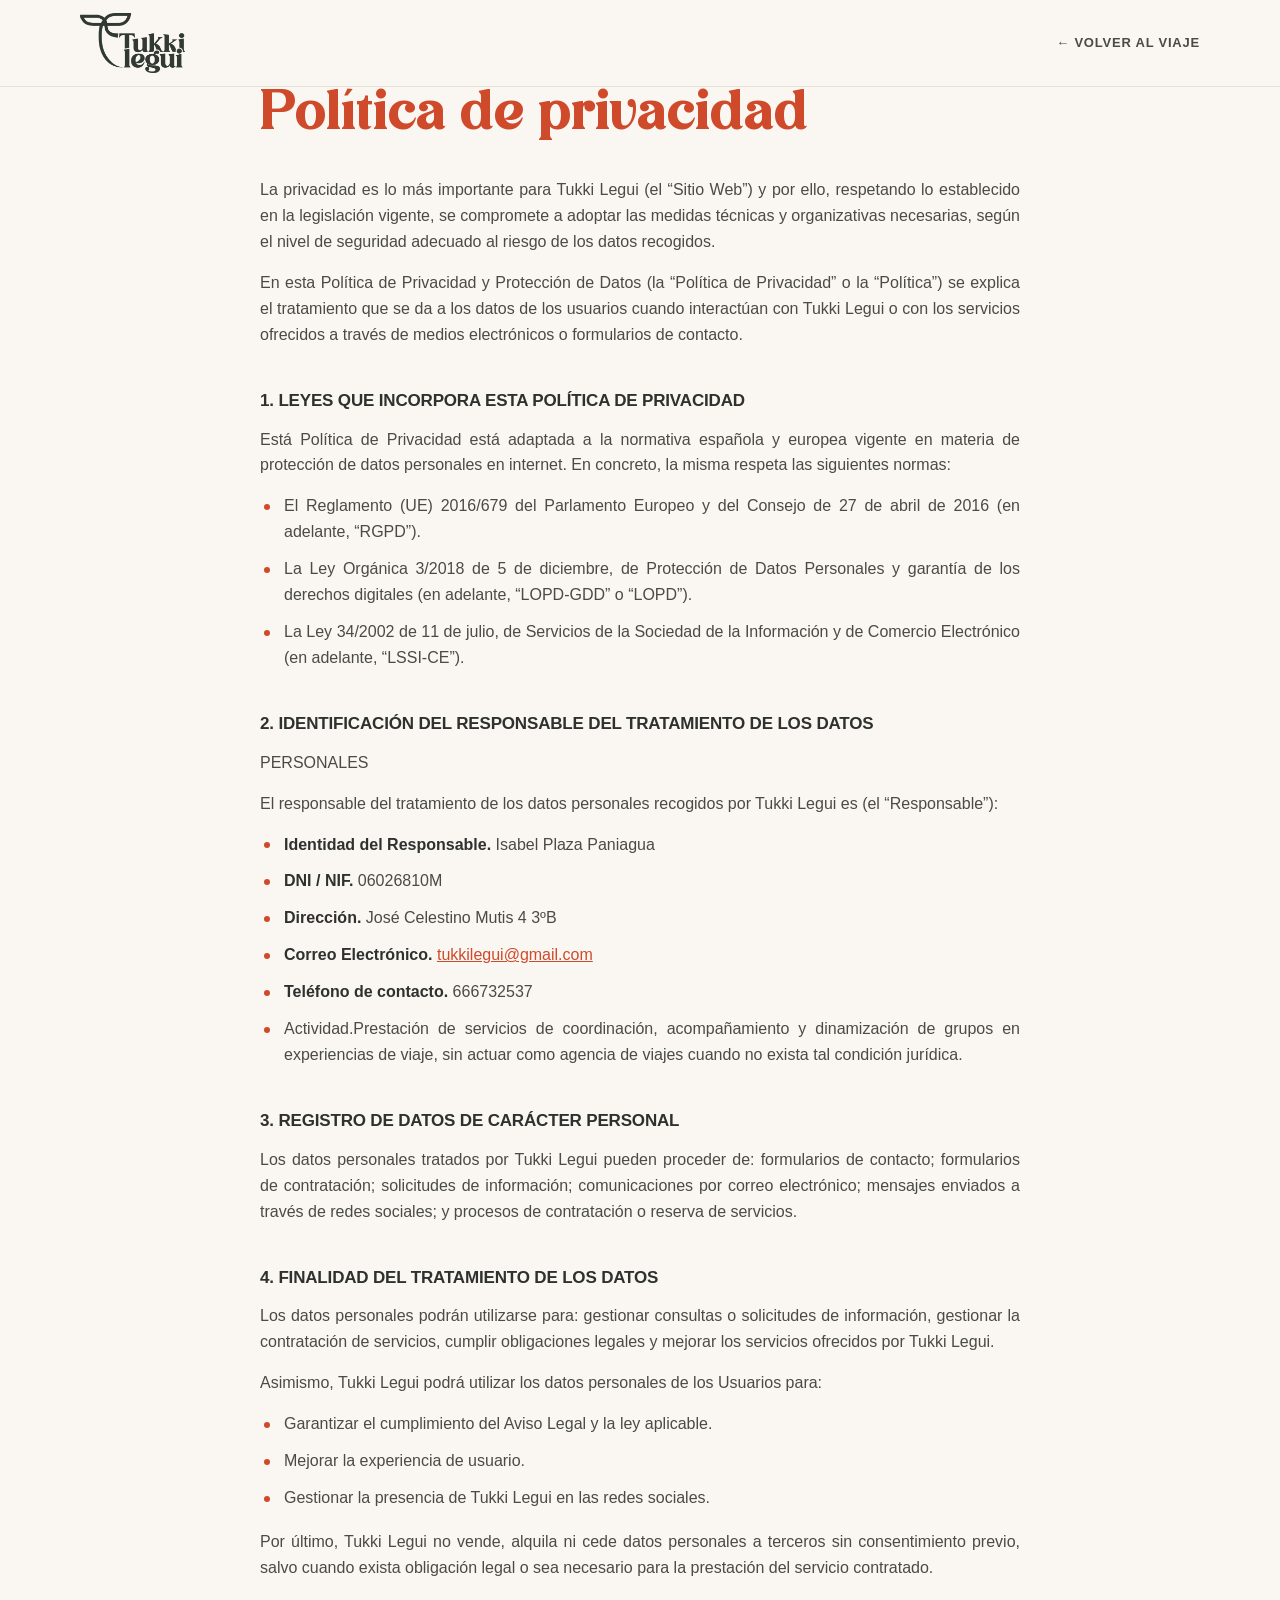
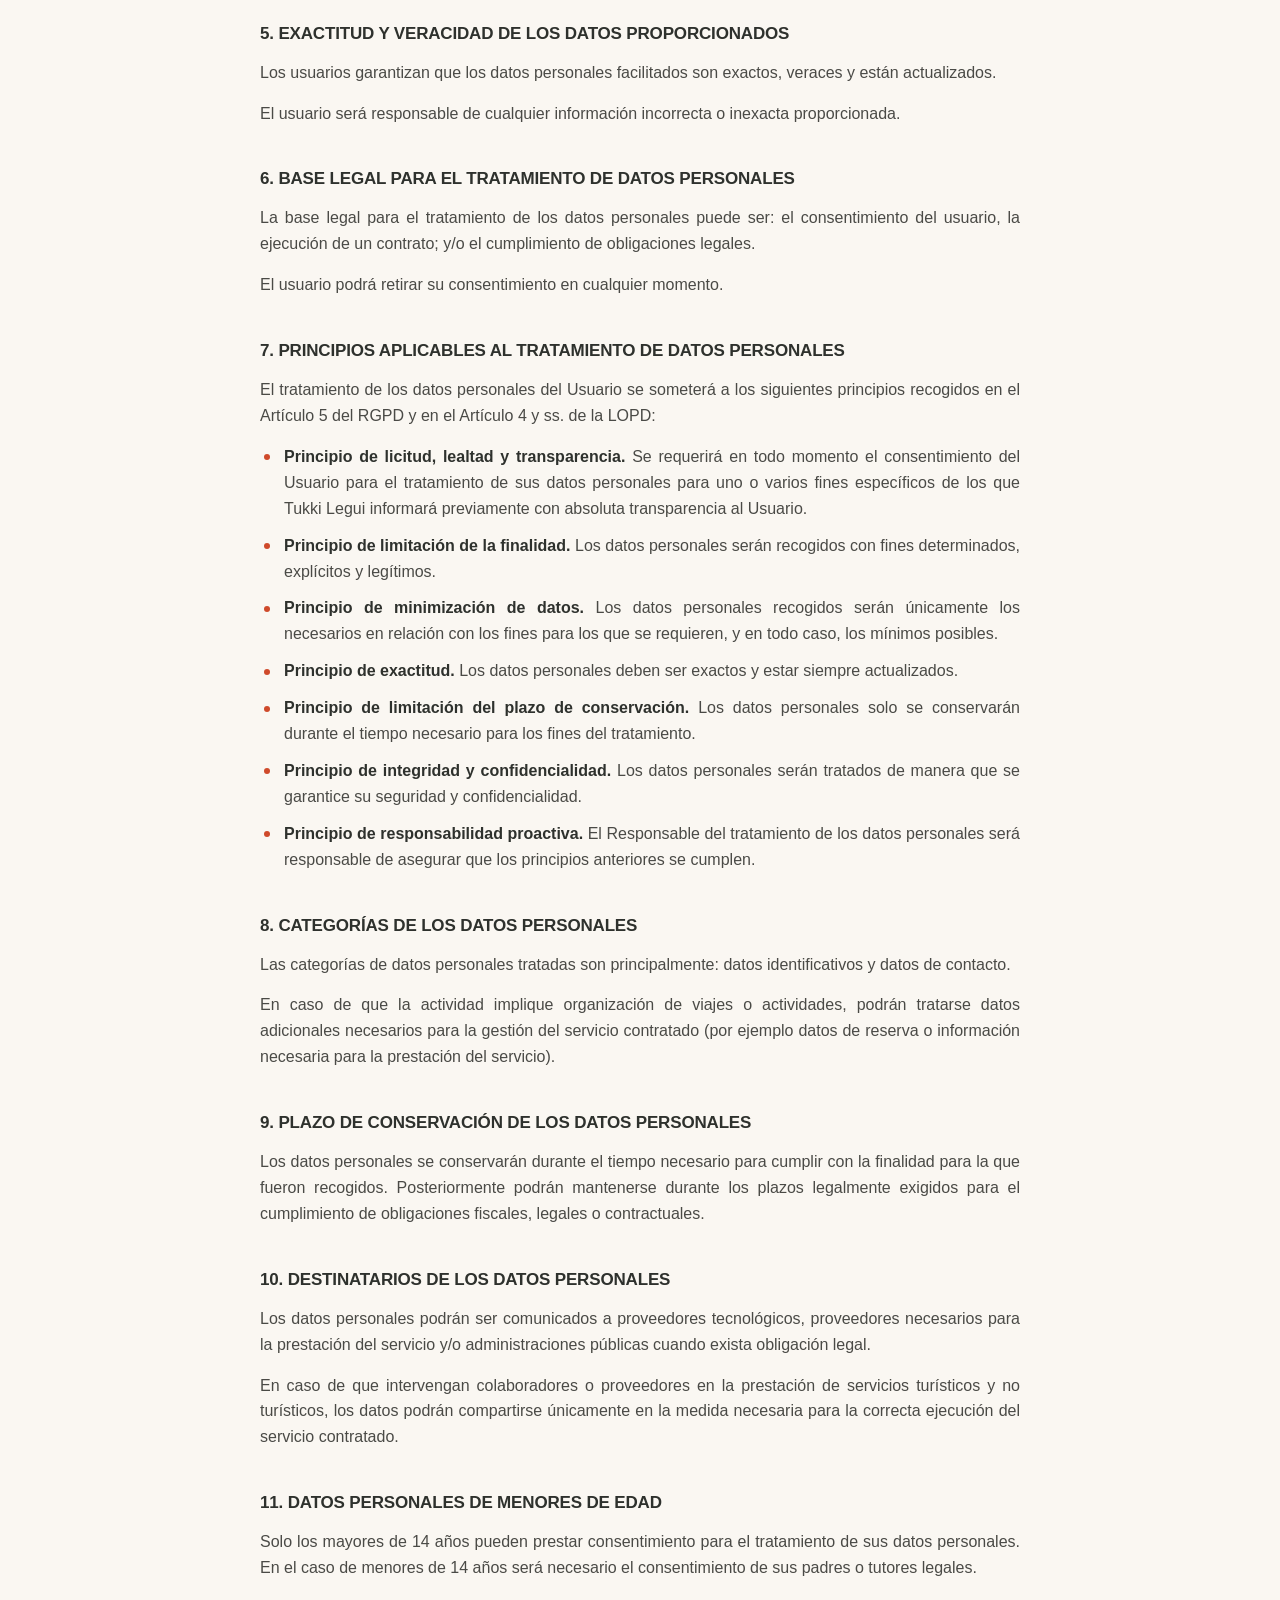
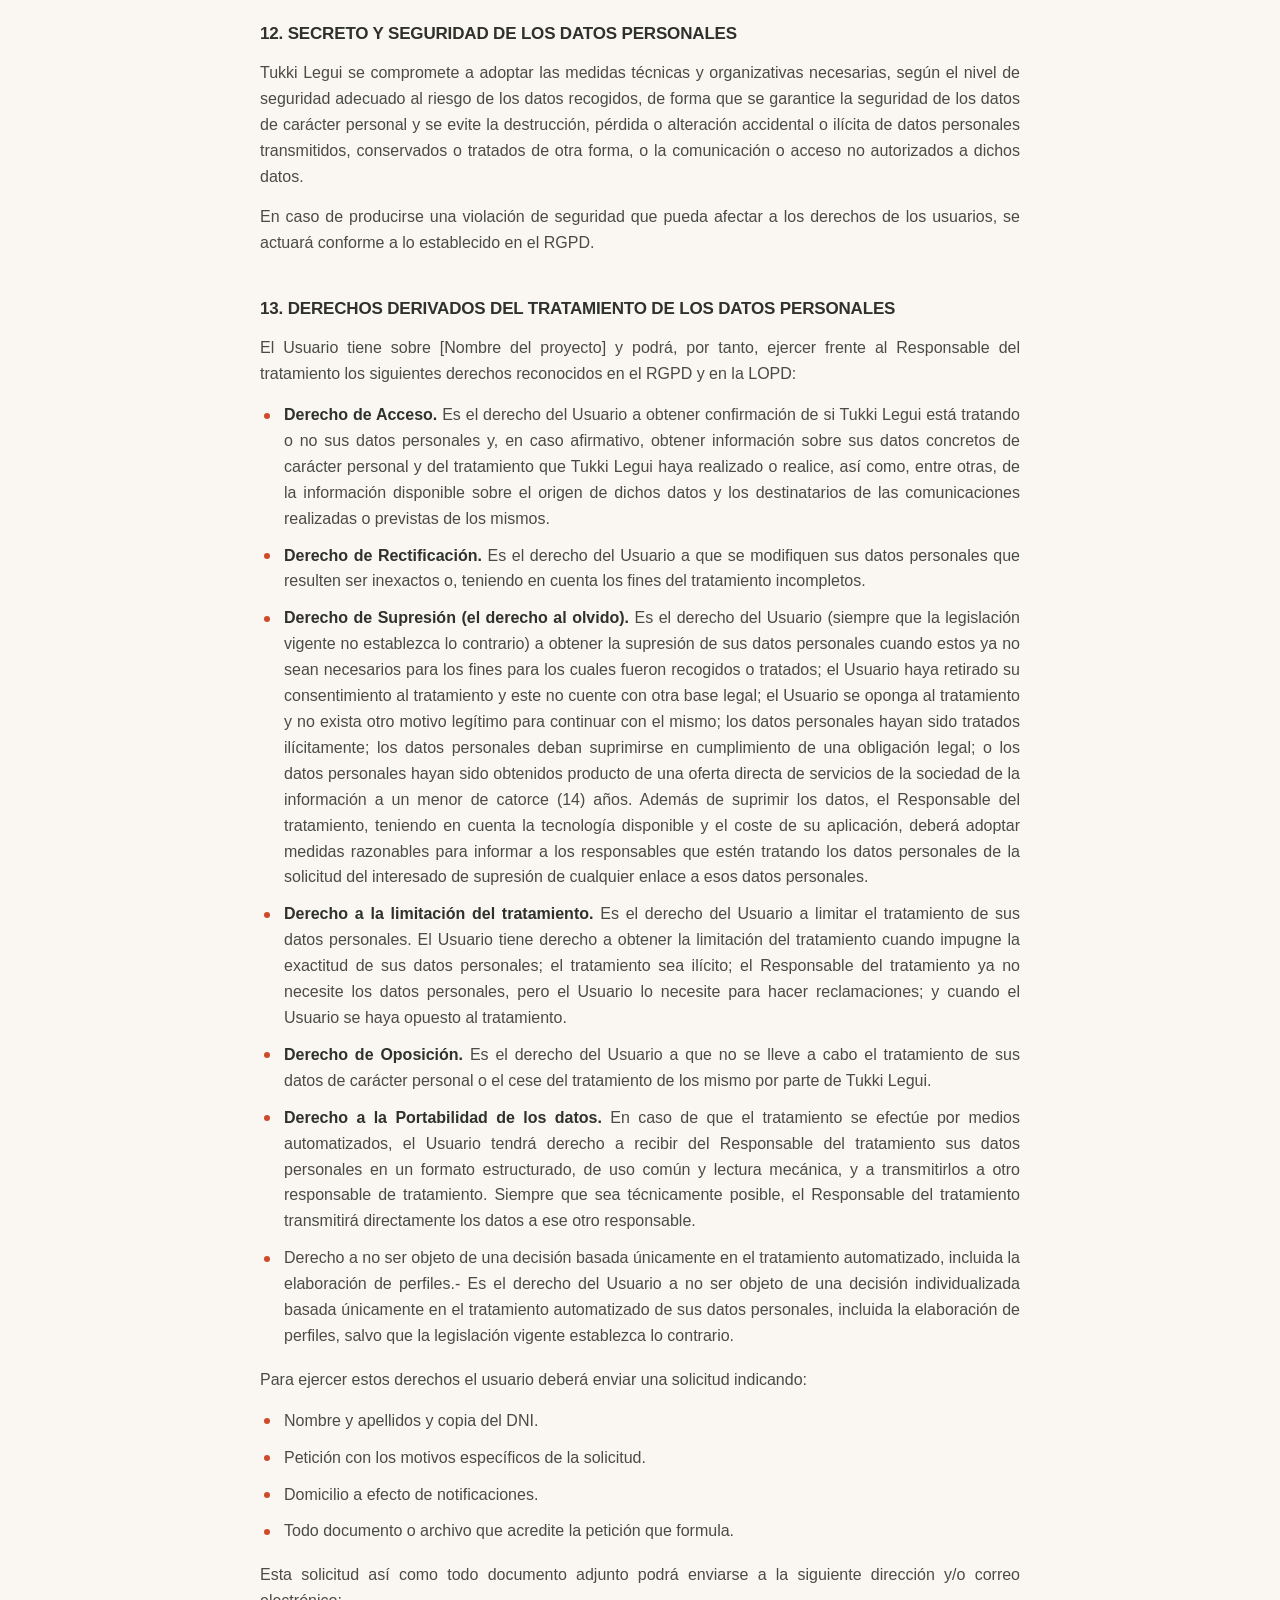
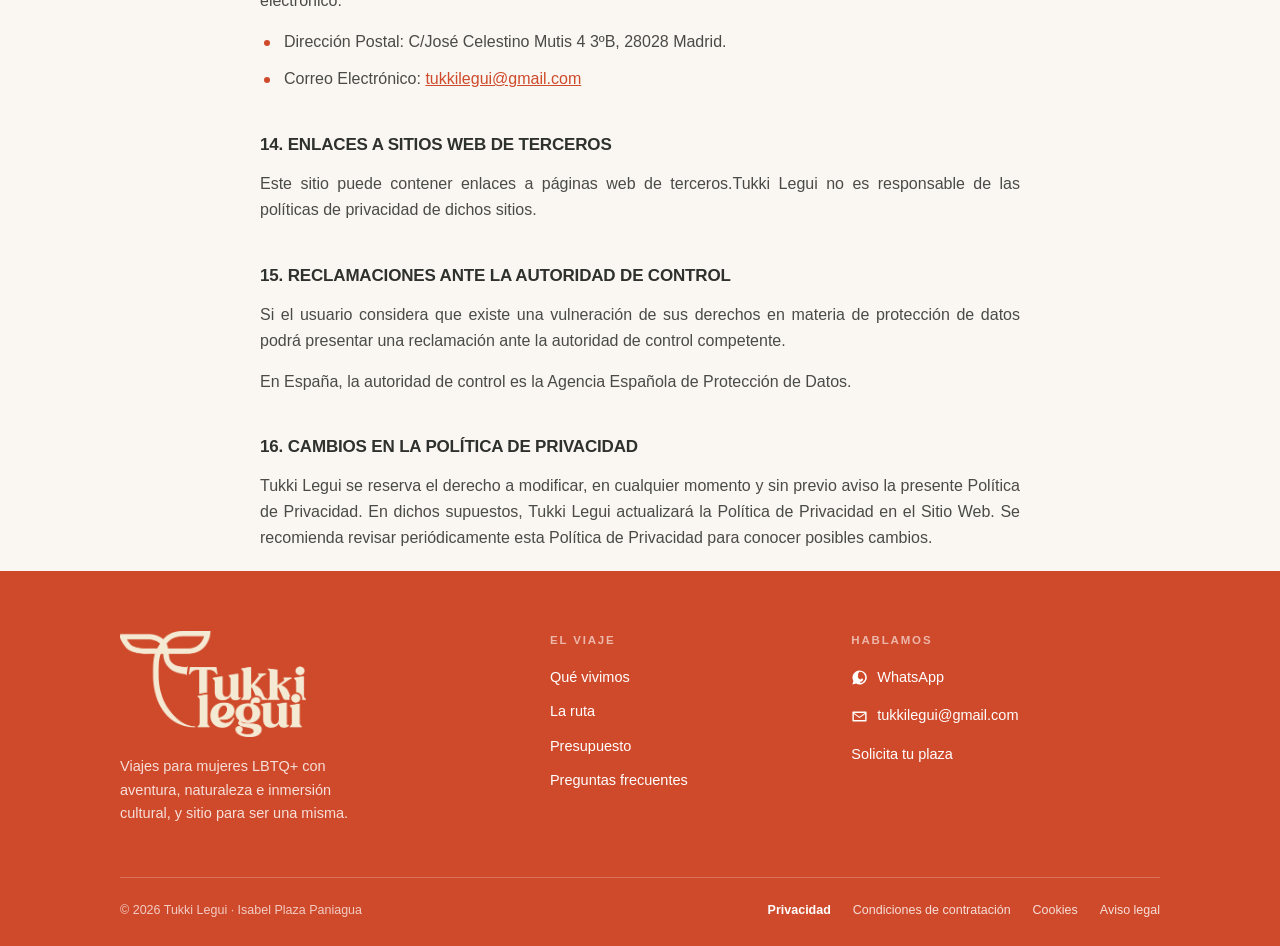
<file: politica-privacidad.html>
<!doctype html>
<html lang="es">
<head>
<meta charset="utf-8">
<meta name="viewport" content="width=device-width, initial-scale=1">
<title>Política de privacidad · Tukki Legui</title>
<meta name="description" content="Política de privacidad de Tukki Legui.">
<meta name="robots" content="noindex">
<link rel="icon" type="image/png" href="assets/favicon.png">
<link rel="apple-touch-icon" href="assets/apple-touch-icon.png">
<meta name="theme-color" content="#CF4A2B">
<link rel="stylesheet" href="assets/legal.css">
</head>
<body>
<nav>
  <div class="wrap">
    <a class="brand" href="index.html"><img src="assets/logo.png" alt="Tukki Legui"></a>
    <a class="volver" href="index.html">← Volver al viaje</a>
  </div>
</nav>
<main class="wrap">
  <h1>Política de privacidad</h1>
<p>La privacidad es lo más importante para Tukki Legui (el “Sitio Web”) y por ello, respetando lo establecido en la legislación vigente, se compromete a adoptar las medidas técnicas y organizativas necesarias, según el nivel de seguridad adecuado al riesgo de los datos recogidos.</p>
<p>En esta Política de Privacidad y Protección de Datos (la “Política de Privacidad” o la “Política”) se explica el tratamiento que se da a los datos de los usuarios cuando interactúan con Tukki Legui o con los servicios ofrecidos a través de medios electrónicos o formularios de contacto.</p>
<h2>1. LEYES QUE INCORPORA ESTA POLÍTICA DE PRIVACIDAD</h2>
<p>Está Política de Privacidad está adaptada a la normativa española y europea vigente en materia de protección de datos personales en internet. En concreto, la misma respeta las siguientes normas:</p>
<ul>
  <li>El Reglamento (UE) 2016/679 del Parlamento Europeo y del Consejo de 27 de abril de 2016 (en adelante, “RGPD”).</li>
  <li>La Ley Orgánica 3/2018 de 5 de diciembre, de Protección de Datos Personales y garantía de los derechos digitales (en adelante, “LOPD-GDD” o “LOPD”).</li>
  <li>La Ley 34/2002 de 11 de julio, de Servicios de la Sociedad de la Información y de Comercio Electrónico (en adelante, “LSSI-CE”).</li>
</ul>
<h2>2. IDENTIFICACIÓN DEL RESPONSABLE DEL TRATAMIENTO DE LOS DATOS</h2>
<p>PERSONALES</p>
<p>El responsable del tratamiento de los datos personales recogidos por Tukki Legui es (el “Responsable”):</p>
<ul>
  <li><b>Identidad del Responsable.</b> Isabel Plaza Paniagua</li>
  <li><b>DNI / NIF.</b> 06026810M</li>
  <li><b>Dirección.</b> José Celestino Mutis 4 3ºB</li>
  <li><b>Correo Electrónico.</b> <a href="mailto:tukkilegui@gmail.com">tukkilegui@gmail.com</a></li>
  <li><b>Teléfono de contacto.</b> 666732537</li>
  <li>Actividad.Prestación de servicios de coordinación, acompañamiento y dinamización de grupos en experiencias de viaje, sin actuar como agencia de viajes cuando no exista tal condición jurídica.</li>
</ul>
<h2>3. REGISTRO DE DATOS DE CARÁCTER PERSONAL</h2>
<p>Los datos personales tratados por Tukki Legui pueden proceder de: formularios de contacto; formularios de contratación; solicitudes de información; comunicaciones por correo electrónico; mensajes enviados a través de redes sociales; y procesos de contratación o reserva de servicios.</p>
<h2>4. FINALIDAD DEL TRATAMIENTO DE LOS DATOS</h2>
<p>Los datos personales podrán utilizarse para: gestionar consultas o solicitudes de información, gestionar la contratación de servicios, cumplir obligaciones legales y mejorar los servicios ofrecidos por Tukki Legui.</p>
<p>Asimismo, Tukki Legui podrá utilizar los datos personales de los Usuarios para:</p>
<ul>
  <li>Garantizar el cumplimiento del Aviso Legal y la ley aplicable.</li>
  <li>Mejorar la experiencia de usuario.</li>
  <li>Gestionar la presencia de Tukki Legui en las redes sociales.</li>
</ul>
<p>Por último, Tukki Legui no vende, alquila ni cede datos personales a terceros sin consentimiento previo, salvo cuando exista obligación legal o sea necesario para la prestación del servicio contratado.</p>
<h2>5. EXACTITUD Y VERACIDAD DE LOS DATOS PROPORCIONADOS</h2>
<p>Los usuarios garantizan que los datos personales facilitados son exactos, veraces y están actualizados.</p>
<p>El usuario será responsable de cualquier información incorrecta o inexacta proporcionada.</p>
<h2>6. BASE LEGAL PARA EL TRATAMIENTO DE DATOS PERSONALES</h2>
<p>La base legal para el tratamiento de los datos personales puede ser: el consentimiento del usuario, la ejecución de un contrato; y/o el cumplimiento de obligaciones legales.</p>
<p>El usuario podrá retirar su consentimiento en cualquier momento.</p>
<h2>7. PRINCIPIOS APLICABLES AL TRATAMIENTO DE DATOS PERSONALES</h2>
<p>El tratamiento de los datos personales del Usuario se someterá a los siguientes principios recogidos en el Artículo 5 del RGPD y en el Artículo 4 y ss. de la LOPD:</p>
<ul>
  <li><b>Principio de licitud, lealtad y transparencia.</b> Se requerirá en todo momento el consentimiento del Usuario para el tratamiento de sus datos personales para uno o varios fines específicos de los que Tukki Legui informará previamente con absoluta transparencia al Usuario.</li>
  <li><b>Principio de limitación de la finalidad.</b> Los datos personales serán recogidos con fines determinados, explícitos y legítimos.</li>
  <li><b>Principio de minimización de datos.</b> Los datos personales recogidos serán únicamente los necesarios en relación con los fines para los que se requieren, y en todo caso, los mínimos posibles.</li>
  <li><b>Principio de exactitud.</b> Los datos personales deben ser exactos y estar siempre actualizados.</li>
  <li><b>Principio de limitación del plazo de conservación.</b> Los datos personales solo se conservarán durante el tiempo necesario para los fines del tratamiento.</li>
  <li><b>Principio de integridad y confidencialidad.</b> Los datos personales serán tratados de manera que se garantice su seguridad y confidencialidad.</li>
  <li><b>Principio de responsabilidad proactiva.</b> El Responsable del tratamiento de los datos personales será responsable de asegurar que los principios anteriores se cumplen.</li>
</ul>
<h2>8. CATEGORÍAS DE LOS DATOS PERSONALES</h2>
<p>Las categorías de datos personales tratadas son principalmente: datos identificativos y datos de contacto.</p>
<p>En caso de que la actividad implique organización de viajes o actividades, podrán tratarse datos adicionales necesarios para la gestión del servicio contratado (por ejemplo datos de reserva o información necesaria para la prestación del servicio).</p>
<h2>9. PLAZO DE CONSERVACIÓN DE LOS DATOS PERSONALES</h2>
<p>Los datos personales se conservarán durante el tiempo necesario para cumplir con la finalidad para la que fueron recogidos. Posteriormente podrán mantenerse durante los plazos legalmente exigidos para el cumplimiento de obligaciones fiscales, legales o contractuales.</p>
<h2>10. DESTINATARIOS DE LOS DATOS PERSONALES</h2>
<p>Los datos personales podrán ser comunicados a proveedores tecnológicos, proveedores necesarios para la prestación del servicio y/o administraciones públicas cuando exista obligación legal.</p>
<p>En caso de que intervengan colaboradores o proveedores en la prestación de servicios turísticos y no turísticos, los datos podrán compartirse únicamente en la medida necesaria para la correcta ejecución del servicio contratado.</p>
<h2>11. DATOS PERSONALES DE MENORES DE EDAD</h2>
<p>Solo los mayores de 14 años pueden prestar consentimiento para el tratamiento de sus datos personales. En el caso de menores de 14 años será necesario el consentimiento de sus padres o tutores legales.</p>
<h2>12. SECRETO Y SEGURIDAD DE LOS DATOS PERSONALES</h2>
<p>Tukki Legui se compromete a adoptar las medidas técnicas y organizativas necesarias, según el nivel de seguridad adecuado al riesgo de los datos recogidos, de forma que se garantice la seguridad de los datos de carácter personal y se evite la destrucción, pérdida o alteración accidental o ilícita de datos personales transmitidos, conservados o tratados de otra forma, o la comunicación o acceso no autorizados a dichos datos.</p>
<p>En caso de producirse una violación de seguridad que pueda afectar a los derechos de los usuarios, se actuará conforme a lo establecido en el RGPD.</p>
<h2>13. DERECHOS DERIVADOS DEL TRATAMIENTO DE LOS DATOS PERSONALES</h2>
<p>El Usuario tiene sobre [Nombre del proyecto] y podrá, por tanto, ejercer frente al Responsable del tratamiento los siguientes derechos reconocidos en el RGPD y en la LOPD:</p>
<ul>
  <li><b>Derecho de Acceso.</b> Es el derecho del Usuario a obtener confirmación de si Tukki Legui está tratando o no sus datos personales y, en caso afirmativo, obtener información sobre sus datos concretos de carácter personal y del tratamiento que Tukki Legui haya realizado o realice, así como, entre otras, de la información disponible sobre el origen de dichos datos y los destinatarios de las comunicaciones realizadas o previstas de los mismos.</li>
  <li><b>Derecho de Rectificación.</b> Es el derecho del Usuario a que se modifiquen sus datos personales que resulten ser inexactos o, teniendo en cuenta los fines del tratamiento incompletos.</li>
  <li><b>Derecho de Supresión (el derecho al olvido).</b> Es el derecho del Usuario (siempre que la legislación vigente no establezca lo contrario) a obtener la supresión de sus datos personales cuando estos ya no sean necesarios para los fines para los cuales fueron recogidos o tratados; el Usuario haya retirado su consentimiento al tratamiento y este no cuente con otra base legal; el Usuario se oponga al tratamiento y no exista otro motivo legítimo para continuar con el mismo; los datos personales hayan sido tratados ilícitamente; los datos personales deban suprimirse en cumplimiento de una obligación legal; o los datos personales hayan sido obtenidos producto de una oferta directa de servicios de la sociedad de la información a un menor de catorce (14) años. Además de suprimir los datos, el Responsable del tratamiento, teniendo en cuenta la tecnología disponible y el coste de su aplicación, deberá adoptar medidas razonables para informar a los responsables que estén tratando los datos personales de la solicitud del interesado de supresión de cualquier enlace a esos datos personales.</li>
  <li><b>Derecho a la limitación del tratamiento.</b> Es el derecho del Usuario a limitar el tratamiento de sus datos personales. El Usuario tiene derecho a obtener la limitación del tratamiento cuando impugne la exactitud de sus datos personales; el tratamiento sea ilícito; el Responsable del tratamiento ya no necesite los datos personales, pero el Usuario lo necesite para hacer reclamaciones; y cuando el Usuario se haya opuesto al tratamiento.</li>
  <li><b>Derecho de Oposición.</b> Es el derecho del Usuario a que no se lleve a cabo el tratamiento de sus datos de carácter personal o el cese del tratamiento de los mismo por parte de Tukki Legui.</li>
  <li><b>Derecho a la Portabilidad de los datos.</b> En caso de que el tratamiento se efectúe por medios automatizados, el Usuario tendrá derecho a recibir del Responsable del tratamiento sus datos personales en un formato estructurado, de uso común y lectura mecánica, y a transmitirlos a otro responsable de tratamiento. Siempre que sea técnicamente posible, el Responsable del tratamiento transmitirá directamente los datos a ese otro responsable.</li>
  <li>Derecho a no ser objeto de una decisión basada únicamente en el tratamiento automatizado, incluida la elaboración de perfiles.- Es el derecho del Usuario a no ser objeto de una decisión individualizada basada únicamente en el tratamiento automatizado de sus datos personales, incluida la elaboración de perfiles, salvo que la legislación vigente establezca lo contrario.</li>
</ul>
<p>Para ejercer estos derechos el usuario deberá enviar una solicitud indicando:</p>
<ul>
  <li>Nombre y apellidos y copia del DNI.</li>
  <li>Petición con los motivos específicos de la solicitud.</li>
  <li>Domicilio a efecto de notificaciones.</li>
  <li>Todo documento o archivo que acredite la petición que formula.</li>
</ul>
<p>Esta solicitud así como todo documento adjunto podrá enviarse a la siguiente dirección y/o correo electrónico:</p>
<ul>
  <li>Dirección Postal: C/José Celestino Mutis 4 3ºB, 28028 Madrid.</li>
  <li>Correo Electrónico: <a href="mailto:tukkilegui@gmail.com">tukkilegui@gmail.com</a></li>
</ul>
<h2>14. ENLACES A SITIOS WEB DE TERCEROS</h2>
<p>Este sitio puede contener enlaces a páginas web de terceros.Tukki Legui no es responsable de las políticas de privacidad de dichos sitios.</p>
<h2>15. RECLAMACIONES ANTE LA AUTORIDAD DE CONTROL</h2>
<p>Si el usuario considera que existe una vulneración de sus derechos en materia de protección de datos podrá presentar una reclamación ante la autoridad de control competente.</p>
<p>En España, la autoridad de control es la Agencia Española de Protección de Datos.</p>
<h2>16. CAMBIOS EN LA POLÍTICA DE PRIVACIDAD</h2>
<p>Tukki Legui se reserva el derecho a modificar, en cualquier momento y sin previo aviso la presente Política de Privacidad. En dichos supuestos, Tukki Legui actualizará la Política de Privacidad en el Sitio Web. Se recomienda revisar periódicamente esta Política de Privacidad para conocer posibles cambios.</p>
</main>
<footer class="pie">
  <div class="wrap">
    <div class="pie-cols">
      <div class="pie-marca">
        <img src="assets/logo-white.png" alt="Tukki Legui">
        <p>Viajes para mujeres LBTQ+ con aventura, naturaleza e inmersión cultural,
           y sitio para ser una misma.</p>
      </div>
      <div>
        <h4>El viaje</h4>
        <ul>
          <li><a href="index.html#viaje">Qué vivimos</a></li>
          <li><a href="index.html#ruta">La ruta</a></li>
          <li><a href="index.html#presupuesto">Presupuesto</a></li>
          <li><a href="index.html#faq">Preguntas frecuentes</a></li>
        </ul>
      </div>
      <div class="contacto">
        <h4>Hablamos</h4>
        <ul>
          <li><a href="https://wa.me/34666732537?text=Hola%20Isa%2C%20me%20interesa%20el%20viaje%20a%20Colombia%20del%2028%20de%20septiembre%20al%2012%20de%20octubre.%20%C2%BFMe%20cuentas%20m%C3%A1s%3F" target="_blank" rel="noopener"><svg viewBox="0 0 24 24" aria-hidden="true"><path d="M17.5 14.4c-.3-.2-1.7-.9-2-1s-.5-.2-.7.1-.8 1-.9 1.2-.3.2-.6.1a8 8 0 0 1-2.4-1.5 9 9 0 0 1-1.6-2c-.2-.4 0-.5.1-.7l.5-.6.3-.5v-.5l-1-2.3c-.2-.6-.5-.5-.7-.5h-.6c-.2 0-.6.1-.9.4-.3.4-1.1 1.2-1.1 2.8s1.2 3.2 1.3 3.5a12 12 0 0 0 4.7 4.1c1.8.7 2.2.6 2.6.5.6 0 1.7-.7 2-1.4s.3-1.3.2-1.4zM12 2a10 10 0 0 0-8.6 15L2 22l5.2-1.4A10 10 0 1 0 12 2m0 1.8a8.2 8.2 0 0 1 4.3 15.1l-.3.2-3.1.8.8-3-.2-.3A8.2 8.2 0 0 1 12 3.8"/></svg> WhatsApp</a></li>
          <li><a href="mailto:tukkilegui@gmail.com"><svg viewBox="0 0 24 24" aria-hidden="true"><path d="M3 5h18a1 1 0 0 1 1 1v12a1 1 0 0 1-1 1H3a1 1 0 0 1-1-1V6a1 1 0 0 1 1-1m1.4 2L12 12.3 19.6 7zM20 17V8.6l-7.4 5.2a1 1 0 0 1-1.2 0L4 8.6V17z"/></svg> tukkilegui@gmail.com</a></li>
          <li><a href="index.html#reservar">Solicita tu plaza</a></li>
        </ul>
      </div>
    </div>
    <div class="pie-fin">
      <small>© 2026 Tukki Legui · Isabel Plaza Paniagua</small>
      <nav>
          <a href="politica-privacidad.html" aria-current="page">Privacidad</a>
          <a href="condiciones-contratacion.html">Condiciones de contratación</a>
          <a href="politica-cookies.html">Cookies</a>
          <a href="aviso-legal.html">Aviso legal</a>
      </nav>
    </div>
  </div>
</footer>
</body>
</html>
</file>
<file: assets/site.css>
@font-face{font-family:Avigea;src:url("fonts/Avigea.woff2") format("woff2");
  font-weight:400 900;font-display:swap}
@font-face{font-family:Aileron;src:url("fonts/Aileron-Light.woff2") format("woff2");
  font-weight:300;font-style:normal;font-display:swap}
@font-face{font-family:Aileron;src:url("fonts/Aileron-LightItalic.woff2") format("woff2");
  font-weight:300;font-style:italic;font-display:swap}
@font-face{font-family:Aileron;src:url("fonts/Aileron-Regular.woff2") format("woff2");
  font-weight:400;font-style:normal;font-display:swap}
@font-face{font-family:Aileron;src:url("fonts/Aileron-Italic.woff2") format("woff2");
  font-weight:400;font-style:italic;font-display:swap}
@font-face{font-family:Aileron;src:url("fonts/Aileron-Bold.woff2") format("woff2");
  font-weight:700;font-style:normal;font-display:swap}
@font-face{font-family:Aileron;src:url("fonts/Aileron-BoldItalic.woff2") format("woff2");
  font-weight:700;font-style:italic;font-display:swap}
@font-face{font-family:Aileron;src:url("fonts/Aileron-Heavy.woff2") format("woff2");
  font-weight:800;font-style:normal;font-display:swap}
@font-face{font-family:Aileron;src:url("fonts/Aileron-Black.woff2") format("woff2");
  font-weight:900;font-style:normal;font-display:swap}
:root{
  --orange:#CF4A2B;
  --orange-dark:#B03A1E;
  --cream:#F4F0E7;
  --cream-soft:#FAF7F2;
  --ink:#2E312D;
  --ink-soft:#4A4A46;
  --tan:#E3C9BF;
  --sans:Aileron,"Helvetica Neue",Helvetica,Arial,sans-serif;
  --inter:Inter,Aileron,"Helvetica Neue",Helvetica,Arial,sans-serif;
  --serif:Avigea,"Playfair Display",Georgia,serif;
  --max:1040px;
}
*{box-sizing:border-box}
html{scroll-behavior:smooth;scroll-padding-top:86px}
body{margin:0;background:var(--cream-soft);color:var(--ink);
  font:400 16px/1.55 var(--sans);-webkit-font-smoothing:antialiased;overflow-x:hidden}
img{max-width:100%;display:block}
h1,h2,h3,h4{font-family:var(--serif);line-height:1.02;margin:0;font-weight:900}
.wrap{max-width:var(--max);margin:0 auto;padding:0 30px;position:relative;z-index:1}
.narrow{max-width:820px}
.just{text-align:justify;hyphens:auto}

/* ── decoración: ondas ──────────────────────────── */
.olas{position:absolute;pointer-events:none;z-index:0}
.olas.oro{top:0;right:0;width:clamp(80px,9vw,132px);height:auto}
.olas.agua{bottom:34px;right:6%;width:clamp(96px,11vw,145px);height:auto}
@media(max-width:700px){.olas.oro{width:70px}.olas.agua{right:16px;width:96px}}

/* ── nav ────────────────────────────────────────── */
nav{position:sticky;top:0;z-index:60;background:rgba(250,247,242,.94);
  --nada:0;
  backdrop-filter:blur(10px);border-bottom:1px solid #e7e1d6}
nav .wrap{display:flex;align-items:center;gap:30px;height:86px;max-width:1180px;
  position:relative}
nav .brand img{height:60px;width:auto}
nav ul{display:flex;gap:24px;list-style:none;margin:0 0 0 auto;padding:0;
  font-size:13px;font-weight:700;letter-spacing:.06em;text-transform:uppercase}
nav a{text-decoration:none;color:var(--ink-soft)}
nav a:hover{color:var(--orange)}
.btn{display:inline-block;background:var(--orange);color:#fff;text-decoration:none;font-weight:700;
  padding:11px 22px;border-radius:999px;font-size:14px;letter-spacing:.02em;transition:background .18s}
.btn:hover{background:var(--orange-dark)}
.btn-ghost{background:transparent;border:1.5px solid #fff;color:#fff;padding:11px 26px}
.btn-ghost:hover{background:#fff;color:var(--orange)}
.hamburguesa{display:none;margin-left:14px;width:42px;height:42px;padding:10px 8px;
  background:none;border:0;cursor:pointer;flex-direction:column;justify-content:space-between}
.hamburguesa span{display:block;width:100%;height:2px;background:var(--ink);border-radius:2px;
  transition:transform .22s,opacity .18s}
nav.abierto .hamburguesa span:nth-child(1){transform:translateY(10px) rotate(45deg)}
nav.abierto .hamburguesa span:nth-child(2){opacity:0}
nav.abierto .hamburguesa span:nth-child(3){transform:translateY(-10px) rotate(-45deg)}
@media(max-width:900px){
  .hamburguesa{display:flex}
  nav .wrap{gap:12px}
  nav ul{position:absolute;left:0;right:0;top:100%;margin:0;padding:10px 30px 22px;
    flex-direction:column;gap:0;background:var(--cream-soft);
    border-bottom:1px solid #e7e1d6;box-shadow:0 18px 30px -22px rgba(0,0,0,.35);
    display:none}
  nav.abierto ul{display:flex}
  nav ul li{border-top:1px solid #ece6db}
  nav ul li:first-child{border-top:0}
  nav ul a{display:block;padding:15px 2px;font-size:14px}
  nav .btn{margin-left:auto;padding:10px 18px;font-size:13px}
}
@media(max-width:420px){nav .btn{padding:9px 14px;font-size:12px}
  nav .brand img{height:48px}}

/* ── portada ────────────────────────────────────── */
.portada{background:var(--cream-soft);padding:54px 0 0;position:relative}
.portada .wrap{max-width:1060px;padding:0 30px}
.portada h1{font-size:clamp(38px,13.6vw,170px);color:var(--orange);letter-spacing:-.008em}
.portada .l2{font-family:var(--sans);font-weight:300;font-size:clamp(15px,4.3vw,50px);
  letter-spacing:0;margin:6px 0 0;line-height:1.06;color:var(--ink)}
.portada .l3{font-family:var(--sans);font-weight:900;font-size:clamp(14.5px,4.05vw,45px);
  letter-spacing:-.028em;line-height:1.06;margin:2px 0 0;color:var(--ink)}
.portada figure{max-width:1060px;margin:28px auto 0;padding:0 30px}
.portada figure img{width:100%;aspect-ratio:1.14;height:auto;object-fit:cover;
  object-position:58% 40%;border-radius:20px}

/* ── intro ──────────────────────────────────────── */
.intro{padding:62px 0 70px;position:relative}
.intro p{margin:0;font-size:17px;font-style:italic;line-height:1.5}
.intro p b{font-style:italic}
.mark{background:var(--orange);color:#fff;padding:3px 8px;font-weight:700;display:inline-block;margin-bottom:12px}
.intro .cierre{color:var(--orange);font-weight:700;font-style:normal;margin-top:20px;line-height:1.4}

/* ── imagínate ──────────────────────────────────── */
.imagina{background:var(--cream);padding:78px 0 0;position:relative;overflow:hidden}
.imagina h2{font-family:var(--sans);font-weight:800;letter-spacing:-.015em;
  font-size:clamp(21px,3.5vw,33px);color:var(--orange);margin-bottom:26px}
.imagina ul{list-style:none;margin:0;padding:0;display:grid;gap:16px}
.imagina li{padding-left:26px;position:relative;font-size:16px}
.imagina li::before{content:"";position:absolute;left:3px;top:.62em;width:6px;height:6px;
  border-radius:50%;background:var(--ink)}
.imagina .cierre{margin:30px 0 0;font-style:italic;color:var(--ink);font-size:16.5px;line-height:1.72}
.imagina .cierre span{background:#FBE8E1;padding:3px 7px;box-decoration-break:clone}
.imagina .cierre b{font-style:italic;font-weight:800;color:var(--ink)}
.imagina-fotos{position:relative;margin-top:104px}
.imagina-fotos .fondo{width:100%;height:min(52vw,660px);object-fit:cover;object-position:center 62%}
.imagina-fotos .encima{position:absolute;right:6.5%;top:-104px;z-index:2;
  width:min(23vw,300px);height:auto;box-shadow:-16px 22px 0 #fff}
.imagina-fotos .marca{position:absolute;left:6.5%;bottom:24px;color:rgba(255,255,255,.8);
  font-weight:800;letter-spacing:.14em;font-size:13px}
@media(max-width:760px){.imagina-fotos{margin-top:150px}
  .imagina-fotos .encima{width:40vw;top:-80px;box-shadow:-10px 14px 0 #fff}
  .imagina-fotos .fondo{height:64vw}}

/* ── la raíz ────────────────────────────────────── */
.banda{display:block;width:calc(100% - 60px);max-width:1100px;height:auto;
  margin:56px auto 0;border-radius:20px}
.raiz{padding:52px 30px 78px}
.raiz .head{padding-top:48px}
.eyebrow{font-family:var(--serif);font-size:23px;color:#9a9285;margin:0 0 4px}
.raiz h2{font-size:clamp(24px,4.8vw,50px);color:var(--orange)}
.raiz h2 span{color:var(--ink)}
.raiz .cols{columns:2;column-gap:46px;margin-top:26px;font-size:14.5px;line-height:1.55}
.raiz .cols p{margin:0 0 13px;break-inside:avoid;text-align:justify;hyphens:auto}
.raiz .hl{color:var(--orange);font-weight:700}
@media(max-width:760px){.raiz .cols{columns:1;font-size:15.5px}}

/* ── valores ────────────────────────────────────── */
.valores{background:var(--cream);padding:0 0 82px;position:relative;overflow:hidden}
.valores .marca-agua{position:absolute;right:-5%;bottom:-6%;width:min(48%,540px);
  opacity:.06;pointer-events:none;z-index:0}
.valores-hero{position:relative}
.valores-hero img{width:100%;height:min(48vw,410px);object-fit:cover;object-position:center 26%}
.valores-hero h2{position:absolute;left:6%;bottom:22px;color:#fff;
  font-size:clamp(23px,5.6vw,62px);text-shadow:0 2px 26px rgba(0,0,0,.4)}
.valores-grid{display:grid;grid-template-columns:1fr 1fr;grid-template-rows:repeat(3,auto);
  grid-auto-flow:column;gap:36px 54px;padding-top:64px;position:relative;z-index:1}
.valor{display:grid;grid-template-columns:auto 1fr;gap:14px;align-items:start}
.valor .num{font-family:var(--serif);font-size:50px;font-weight:900;color:var(--tan);line-height:.9}
.valor h3{background:var(--orange);color:#fff;font-family:var(--sans);font-size:14.5px;
  font-weight:700;padding:7px 11px;margin-bottom:11px;line-height:1.25}
.valor.claro h3{background:#fff;color:var(--orange)}
.valor p{margin:0;font-size:14px;line-height:1.55;color:var(--ink-soft);text-align:justify;hyphens:auto}
@media(max-width:760px){.valores-grid{grid-template-columns:1fr;grid-template-rows:none;
  grid-auto-flow:row;padding-top:52px;gap:34px}
  .valores .marca-agua{display:none}}

/* ── portada ruta ───────────────────────────────── */
.ruta{padding:52px 30px 8px}
.ruta-caja{position:relative;max-width:1100px;margin:0 auto;border-radius:20px;overflow:hidden;background:#1a1a1a}
.ruta-caja img{width:100%;aspect-ratio:1.22;height:auto;object-fit:cover;object-position:62% center}
.ruta-caja::after{content:"";position:absolute;inset:0;pointer-events:none;
  background:linear-gradient(100deg,rgba(0,0,0,.6) 0%,rgba(0,0,0,.44) 34%,
    rgba(0,0,0,.12) 56%,rgba(0,0,0,0) 70%)}
.ruta .marco{position:absolute;z-index:2;left:5%;top:9%;bottom:9%;width:min(50%,470px);
  border:1.5px solid rgba(255,255,255,.8);border-right:0}
.ruta .t{position:absolute;z-index:3;left:9.5%;top:50%;transform:translateY(-50%);
  color:#fff;width:min(46%,430px)}
.ruta h2{font-size:clamp(28px,6.6vw,74px);text-shadow:0 2px 26px rgba(0,0,0,.5)}
.ruta .t span{display:block;margin-top:14px;font-family:var(--sans);font-weight:700;
  font-size:clamp(12px,1.7vw,19px);letter-spacing:.07em;line-height:1.3;
  text-shadow:0 1px 14px rgba(0,0,0,.7)}
@media(max-width:640px){.ruta .marco{width:64%}.ruta .t{width:60%}}

/* ── destinos ───────────────────────────────────── */
.destino{padding:74px 0 74px;position:relative;overflow:hidden;border-bottom:1px solid #ebe5da}
.destino:nth-of-type(even){background:var(--cream)}
.destino h2{font-size:clamp(27px,5.6vw,58px);color:var(--orange)}
.destino .claim{font-weight:700;font-size:17px;margin:14px 0 1px}
.destino .fechas{color:#928c80;font-size:14px;margin:0 0 24px}
.destino p{margin:0 0 13px;font-size:14.5px;line-height:1.6;text-align:justify;hyphens:auto}
.cuerpo{display:grid;grid-template-columns:.92fr 1.08fr;gap:34px;margin-top:26px;align-items:start}
.cuerpo .col{display:flex;flex-direction:column;gap:22px;justify-content:space-between}
.cuerpo .col>div>p{margin:0 0 13px}
.cuerpo .col>div>p:last-child{margin-bottom:0}
.rasgada{width:100%;height:auto;
  clip-path:polygon(0 1.6%,6% .3%,13% 2.1%,24% .6%,31% 2.4%,42% .9%,53% 2.2%,
    64% .4%,72% 2.3%,83% .7%,91% 2%,100% .5%,100% 98.2%,92% 99.6%,84% 97.7%,
    73% 99.4%,65% 97.6%,54% 99.3%,44% 97.8%,33% 99.5%,25% 97.6%,14% 99.2%,6% 97.9%,0 99.4%)}
.redonda{width:100%;height:auto;border-radius:16px}
.destino .marca{position:absolute;right:7%;bottom:10px;color:#cfc8bb;
  font-weight:800;letter-spacing:.14em;font-size:12.5px}
@media(max-width:760px){.cuerpo{grid-template-columns:1fr}}

/* ── presupuesto ────────────────────────────────── */
.presu{padding:78px 0;position:relative}
.presu h2{font-size:clamp(29px,6.4vw,68px);letter-spacing:-.01em}
.pill{display:inline-block;background:var(--orange);color:#fff;border-radius:999px;
  padding:8px 22px;font-weight:700;margin:16px 0 4px;font-size:15px}
.pill b{font-weight:700}
.dividido{color:#928c80;font-size:14px;margin:14px 0 0}
.bloque{background:var(--cream);padding:30px 34px;margin-top:22px;border-radius:16px}
.bloque:nth-of-type(even){background:#fff;border:1px solid #ece6db}
.bloque h3{font-family:var(--sans);font-size:21px;font-weight:800;letter-spacing:.02em}
.bloque .sub{color:var(--orange);font-weight:700;font-style:italic;margin:5px 0 15px;font-size:15px}
.bloque ul{margin:0;padding-left:19px;font-size:14px;line-height:1.6;color:var(--ink-soft)}
.bloque li{margin-bottom:7px;text-align:justify;hyphens:auto}
.bloque>p{font-size:14.5px}
.bonus{background:rgba(207,74,43,.07);border-radius:10px;padding:14px 16px;margin-top:14px;font-size:13.5px;
  line-height:1.6;text-align:justify}
.presu-foto{width:100%;height:min(30vw,240px);object-fit:cover;object-position:center 60%}

/* ── cta ────────────────────────────────────────── */
.cta{background:var(--orange);color:#fff;padding:74px 0}
.cta h2{font-size:clamp(26px,5.8vw,56px)}
.cta .solicita{font-weight:700;font-size:19px;margin:24px 0 16px}
.cta .botones{display:flex;flex-wrap:wrap;gap:14px;align-items:center;margin-bottom:34px}
.cta .o{opacity:.85}
.caja{border:1.5px solid rgba(255,255,255,.55);border-radius:22px;padding:26px 30px}
.caja h3{font-size:25px;margin-bottom:12px}
.caja p{margin:0 0 7px;font-size:15px}

/* ── isa ────────────────────────────────────────── */
.isa{background:var(--cream);padding:54px 30px 80px}
.isa>img{width:100%;max-width:1100px;height:auto;margin:0 auto;border-radius:20px}
.isa .tit{margin-top:-40px;position:relative;z-index:2;text-align:right}
.isa .tit h2{display:inline-block;background:var(--orange);color:#fff;
  padding:4px 20px 8px;font-size:clamp(24px,5.2vw,52px)}
.isa .tit .sub{display:block;text-align:right;font-family:var(--serif);font-style:italic;
  font-weight:700;font-size:clamp(19px,3.1vw,32px);margin-top:20px}
.isa h3{font-family:var(--sans);font-size:26px;font-weight:800;margin:28px 0 14px}
.isa p{margin:0 0 13px;font-size:14.5px;line-height:1.6;text-align:justify;hyphens:auto}
.isa .final{color:var(--orange);font-weight:700}

/* ── faq ────────────────────────────────────────── */
.faq{background:var(--cream-soft)}
.faq-bloque{display:grid;grid-template-columns:.38fr 1fr;align-items:stretch}
.faq-bloque.invertido{grid-template-columns:1fr .38fr}
.faq-foto{width:100%;height:100%;object-fit:cover;filter:grayscale(1) contrast(1.05)}
.faq-texto{padding:72px 7% 78px;max-width:840px}
.faq-bloque.invertido .faq-texto{margin-left:auto}
.faq h2{font-size:clamp(28px,5.6vw,56px);color:var(--orange);margin-bottom:14px}
.faq h2 span{color:var(--ink)}
.faq .q{margin-top:32px}
.faq .q h4{display:inline-block;background:#fff;color:var(--orange);font-family:var(--sans);
  font-size:14px;font-weight:700;text-transform:uppercase;letter-spacing:.01em;
  padding:7px 13px;border-radius:6px;line-height:1.45;box-decoration-break:clone}
.faq .q p{font-size:14px;line-height:1.6;margin:14px 0 0;color:var(--ink-soft);
  padding:0 13px;text-align:justify;hyphens:auto}
.faq-pie{margin-top:56px;text-align:center}
.faq-pie img{width:150px;margin:26px auto 0;opacity:.9}
@media(max-width:820px){
  .faq-bloque,.faq-bloque.invertido{grid-template-columns:1fr}
  .faq-foto{height:220px}
  .faq-texto{padding:54px 30px}
  .faq-bloque.invertido .faq-foto{order:-1}}

/* ── cierre ─────────────────────────────────────── */
.cierre-final{background:var(--cream);padding:26px}
.cierre-final .marco{position:relative;overflow:hidden;border-radius:20px;
  max-width:960px;margin:0 auto}
.cierre-final .marco>img{width:100%;height:auto}
.cierre-final .marco>img.logo{position:absolute;left:50%;top:7%;transform:translateX(-50%);
  width:min(330px,44%);height:auto}
.firma{position:absolute;right:10%;top:29%;font-family:Caveat,cursive;font-size:clamp(20px,2.6vw,30px);
  color:#fff;transform:rotate(-6deg)}
@media(max-width:560px){.wrap{padding-left:20px;padding-right:20px}.bloque{padding:24px 20px}}
.pie{background:var(--orange);color:#fff;padding:64px 0 28px}
.pie .wrap{max-width:1100px}
.pie-cols{display:grid;grid-template-columns:1.5fr 1fr 1.2fr;gap:44px}
.pie-marca img{width:186px;height:auto;margin-bottom:18px}
.pie-marca p{margin:0;max-width:30ch;font-size:14.5px;line-height:1.6;color:rgba(255,255,255,.82)}
.pie h4{font-family:var(--sans);font-size:11.5px;font-weight:800;letter-spacing:.16em;
  text-transform:uppercase;color:rgba(255,255,255,.6);margin:0 0 16px}
.pie ul{list-style:none;margin:0;padding:0;display:grid;gap:11px;font-size:14.5px}
.pie a{color:#fff;text-decoration:none}
.pie a:hover{text-decoration:underline;text-underline-offset:3px}
.pie .contacto a{display:inline-flex;align-items:center;gap:9px}
.pie .contacto svg{width:17px;height:17px;flex:none;fill:currentColor}
.pie-fin{display:flex;flex-wrap:wrap;align-items:center;justify-content:space-between;
  gap:14px 30px;margin-top:52px;padding-top:22px;border-top:1px solid rgba(255,255,255,.22)}
.pie-fin small{font-size:12.5px;color:rgba(255,255,255,.72)}
.pie-fin nav{position:static;background:none;backdrop-filter:none;border:0;
  display:flex;flex-wrap:wrap;gap:8px 22px;font-size:12.5px}
.pie-fin nav a{color:rgba(255,255,255,.82)}
@media(max-width:820px){.pie-cols{grid-template-columns:1fr 1fr;gap:38px}
  .pie-marca{grid-column:1/-1}}
@media(max-width:520px){.pie{padding:48px 0 24px}.pie-cols{grid-template-columns:1fr;gap:32px}
  .pie-fin{margin-top:38px}}

/* ══ variantes para la landing de México ═══════════ */

/* portada: MÉXICO en serif + "DESDE UNA MIRADA" a su lado; debajo, la segunda línea a todo el ancho.
   Cada línea se justifica para llenar su columna, como en la guía */
.portada-mx .titular{display:grid;grid-template-columns:auto 1fr;grid-template-areas:"m b" "c c";
  column-gap:.45em;row-gap:.3em;align-items:end;max-width:17em;
  font-family:var(--sans);font-weight:300;line-height:1.04;
  font-size:clamp(16px,2.7vw,33px);letter-spacing:-.01em;color:var(--ink);margin:0}
.portada-mx .lineas{display:block;white-space:nowrap;text-align:justify;text-align-last:justify}
.portada-mx .lineas b{font-weight:800}
.portada-mx .fila-1{grid-area:a}
.portada-mx .fila-2{grid-area:b}
.portada-mx .fila-3{grid-area:c}
.portada-mx .mexico{grid-area:m;font-family:var(--serif);font-style:normal;font-weight:900;
  color:var(--orange);font-size:2.3em;letter-spacing:-.01em;line-height:.8;align-self:end}
.portada-mx .meta{margin:14px 0 0;font-family:var(--sans);font-weight:800;letter-spacing:.06em;
  text-transform:uppercase;font-size:clamp(13px,1.7vw,20px);color:#a89f90}
.portada-mx figure img{aspect-ratio:1.5;object-position:center}
@media(max-width:560px){
  .portada-mx .titular{display:block;line-height:1.35;max-width:none}
  .portada-mx .lineas{text-align:left;text-align-last:auto}
  .portada-mx .mexico{display:block;line-height:1.05;margin:8px 0 12px;font-size:2.6em}
  .portada-mx .meta{margin-top:22px}}

/* intro: banda naranja con el titular, párrafos debajo */
.intro-mx{background:var(--cream);padding:0 0 16px}
.intro-mx + .imagina{padding-top:56px}
.intro-mx .banda-naranja{background:var(--orange);color:#fff;padding:26px 0}
.intro-mx .banda-naranja p{margin:0;font-weight:800;font-size:clamp(17px,2.1vw,22px);line-height:1.35}
.intro-mx .cuerpo-intro{padding-top:30px}
.intro-mx .cuerpo-intro p{margin:0 0 14px;font-size:16.5px;line-height:1.55}
.intro-mx .cuerpo-intro .hl{color:var(--orange);font-weight:700}

/* imagínate: dos fotos en columnas, sin foto superpuesta */
.imagina-dos{display:grid;grid-template-columns:1fr 1fr;gap:22px;max-width:1100px;
  margin:56px auto 0;padding:0 30px 72px}
.imagina-dos img{width:100%;height:auto;border-radius:16px}
.imagina .apunte{margin:22px 0 0;font-style:italic;font-size:16px;line-height:1.6}
.imagina .apunte b{font-style:italic}
.imagina .pregunta{margin:26px 0 0;font-family:var(--sans);font-weight:800;font-style:italic;
  font-size:clamp(20px,2.6vw,26px);color:var(--orange)}
@media(max-width:560px){.imagina-dos{grid-template-columns:1fr}}

/* la raíz: dos columnas explícitas, con foto insertada */
.raiz-grid{max-width:880px;margin-top:26px;font-size:15.5px;line-height:1.6}
.raiz-grid p{margin:0 0 13px;text-align:justify;hyphens:auto}
.raiz-grid .inset{float:right;width:44%;aspect-ratio:.9;object-fit:cover;border-radius:14px;
  margin:4px 0 14px 28px}
.raiz-grid::after{content:"";display:block;clear:both}
.raiz .parte-b{margin-top:52px}
.raiz .parte-b .cierre{color:var(--orange);font-weight:800;font-size:17px;margin-top:8px}
@media(max-width:560px){.raiz-grid .inset{float:none;width:100%;margin:6px 0 16px}}

/* portada de la ruta sin marco: el título abajo a la derecha */
.ruta.simple .ruta-caja img{aspect-ratio:.9;object-position:center}
.ruta.simple .ruta-caja::after{background:none}
.ruta.simple .t{left:auto;right:7%;top:auto;bottom:7%;transform:none;width:auto;text-align:left}
.ruta.simple h2{font-size:clamp(34px,7.4vw,84px);color:var(--orange);
  text-shadow:0 1px 0 rgba(255,255,255,.35),0 2px 18px rgba(0,0,0,.18)}
@media(min-width:900px){.ruta.simple .ruta-caja img{aspect-ratio:1.1}}

/* destinos: rejilla de tres fotos y foto ancha */
.fotos-3{display:grid;grid-template-columns:repeat(3,1fr);gap:18px;margin-top:22px}
.fotos-3 img{width:100%;height:100%;object-fit:cover;aspect-ratio:.8;border-radius:16px}
.foto-ancha{width:100%;height:auto;border-radius:16px;margin-top:26px}
.cuerpo.texto-izq{grid-template-columns:1.5fr 1fr}
@media(max-width:760px){.fotos-3{grid-template-columns:1fr 1fr}
  .fotos-3 img:last-child{grid-column:1/-1;aspect-ratio:1.4}
  .cuerpo.texto-izq{grid-template-columns:1fr}}

.presu-foto.bn{filter:grayscale(1)}
.faq-foto.color{filter:none}
.portada-mx{padding-bottom:56px}

.fotos-2{display:grid;grid-template-columns:1fr 1fr;gap:18px;margin-top:22px}
.fotos-2 img{width:100%;height:auto;border-radius:16px}
.fotos-2.desigual{grid-template-columns:1.55fr 1fr;align-items:start}
@media(max-width:560px){.fotos-2,.fotos-2.desigual{grid-template-columns:1fr!important}}

/* la guía compone estos titulares en Inter Bold */
.valor h3,.isa h3,.faq .q h4{font-family:var(--inter)}
/* FAQ en pantallas anchas: el bloque no se estira más de 1400 px y el texto queda centrado en su columna */
.faq-bloque{max-width:1400px;margin:0 auto}
.faq-texto{margin:0 auto}
.faq-bloque.invertido .faq-texto{margin:0 auto}
.cuerpo.foto-estrecha{grid-template-columns:.72fr 1.28fr}
@media(max-width:760px){.cuerpo.foto-estrecha{grid-template-columns:1fr}}

/* el botón del nav pasa dentro del desplegable en móvil */
.solo-movil{display:none}
@media(max-width:900px){
  nav .wrap > .btn{display:none}
  nav ul li.solo-movil{display:block;border-top:0;padding:16px 0 4px}
  nav ul li.solo-movil a.btn{display:block;text-align:center;color:#fff;padding:13px 18px;font-size:14px;
    letter-spacing:.02em;text-transform:none}
  nav .hamburguesa{margin-left:auto}
}
/* portada de la ruta en móvil: la foto entera, sin recorte, y el título abajo */
@media(max-width:640px){
  .ruta.simple .ruta-caja img{aspect-ratio:.72;height:auto;object-position:28% center}
  .ruta.simple .t{right:5%;bottom:4%;text-align:right}
  .ruta.simple h2{font-size:clamp(26px,8vw,38px);line-height:1}
}
@media(max-width:560px){
  .raiz{padding-left:0;padding-right:0}
  .raiz h2 br{display:none}
  .banda{width:calc(100% - 40px)}
}

/* desplegable de la ruta en el nav */
nav li.con-sub{position:relative;display:flex;align-items:center;gap:6px}
nav .abre-sub{width:18px;height:18px;padding:0;border:0;background:none;cursor:pointer;position:relative}
nav .abre-sub::before{content:"";position:absolute;left:5px;top:3px;width:6px;height:6px;
  border-right:1.5px solid var(--ink-soft);border-bottom:1.5px solid var(--ink-soft);transform:rotate(45deg);
  transition:transform .18s}
nav li.con-sub.abierto .abre-sub::before{transform:rotate(225deg);top:6px}
nav .sub{display:none;list-style:none;margin:0;padding:0}
@media(min-width:901px){
  nav .sub{position:absolute;left:-14px;top:calc(100% + 14px);min-width:220px;padding:10px 0;
    background:var(--cream-soft);border:1px solid #e7e1d6;border-radius:12px;
    box-shadow:0 18px 30px -18px rgba(0,0,0,.3);flex-direction:column;gap:0;
    font-size:12.5px;letter-spacing:.05em;text-transform:none}
  nav .sub li a{display:block;padding:9px 18px}
  nav .sub li a:hover{background:var(--cream)}
  nav li.con-sub:hover .sub,nav li.con-sub.abierto .sub,nav li.con-sub:focus-within .sub{display:block}
}
@media(max-width:900px){
  nav li.con-sub{flex-wrap:wrap}
  nav li.con-sub > a{flex:1}
  nav .abre-sub{width:44px;height:44px;margin-right:-12px}
  nav .abre-sub::before{left:18px;top:14px;width:8px;height:8px}
  nav li.con-sub.abierto .abre-sub::before{top:19px}
  /* la regla del menú móvil (nav ul{position:absolute…}) alcanza también a este ul: se anula aquí */
  nav .sub,nav.abierto .sub{position:static;top:auto;left:auto;right:auto;display:none;
    background:none;border:0;box-shadow:none;flex-basis:100%;padding:0 0 8px 16px}
  nav.abierto li.con-sub.abierto .sub{display:block}
  nav .sub li{border-top:0}
  nav .sub li a{padding:10px 2px;font-size:13px;font-weight:600;color:var(--ink-soft);text-transform:none;letter-spacing:.02em}
}

/* FAQ en móvil: una sola foto, las preguntas seguidas */
@media(max-width:820px){
  .faq-bloque.invertido .faq-foto{display:none}
  .faq-bloque .faq-texto{padding-bottom:20px}
  .faq-bloque.invertido .faq-texto{padding-top:0}
}

/* móvil: mismo margen lateral (20 px) en todas las secciones */
@media(max-width:560px){
  .portada .wrap,.portada figure,.imagina-dos,.ruta,.isa,.faq-texto,.cierre-final{
    padding-left:20px;padding-right:20px}
  .isa .wrap{padding-left:0;padding-right:0}
}

/* presupuesto: Bloque II con una foto vertical a la izquierda, como en la guía */
.bloque.con-foto{display:grid;grid-template-columns:150px 1fr;gap:30px;align-items:stretch}
.bloque.con-foto>img{width:100%;height:100%;object-fit:cover;border-radius:12px}
@media(max-width:620px){.bloque.con-foto{grid-template-columns:1fr;gap:20px}
  .bloque.con-foto>img{height:150px;object-position:center 40%}}

/* titular de la portada: sin justificar, para que la segunda línea no abra huecos entre palabras */
.portada-mx .titular{width:max-content;max-width:100%}
.portada-mx .titular .lineas{text-align:left;text-align-last:auto;font-weight:800}
.portada-mx .fila-2{padding-bottom:.18em}
</file>
<file: assets/legal.css>
@font-face{font-family:Avigea;src:url("fonts/Avigea.woff2") format("woff2");
  font-weight:400 900;font-display:swap}
:root{
  --orange:#CF4A2B;
  --orange-dark:#B03A1E;
  --cream:#F4F0E7;
  --cream-soft:#FAF7F2;
  --ink:#2E312D;
  --ink-soft:#4A4A46;
  --sans:"Helvetica Neue",Helvetica,Arial,"Liberation Sans",sans-serif;
  --serif:Avigea,Georgia,serif;
}
*{box-sizing:border-box}
body{margin:0;background:var(--cream-soft);color:var(--ink);
  font:400 16px/1.62 var(--sans);-webkit-font-smoothing:antialiased}
img{max-width:100%;display:block}
a{color:var(--orange)}
a:hover{color:var(--orange-dark)}
.wrap{max-width:820px;margin:0 auto;padding:0 30px}

nav{background:rgba(250,247,242,.94);backdrop-filter:blur(10px);
  border-bottom:1px solid #e7e1d6;position:sticky;top:0;z-index:10}
nav .wrap{display:flex;align-items:center;gap:24px;height:86px;max-width:1180px}
nav .brand img{height:60px;width:auto}
nav .volver{margin-left:auto;font-size:13px;font-weight:700;letter-spacing:.06em;
  text-transform:uppercase;text-decoration:none;color:var(--ink-soft)}
nav .volver:hover{color:var(--orange)}

main{padding:62px 0 84px}
h1{font-family:var(--serif);font-weight:900;line-height:1.04;margin:0 0 34px;
  font-size:clamp(30px,6vw,54px);color:var(--orange)}
h2{font-family:var(--sans);font-weight:800;letter-spacing:-.01em;
  font-size:17px;line-height:1.35;margin:42px 0 14px;color:var(--ink)}
p{margin:0 0 15px;text-align:justify;hyphens:auto;color:var(--ink-soft)}
ul{margin:0 0 18px;padding:0;list-style:none;display:grid;gap:11px}
li{position:relative;padding-left:24px;color:var(--ink-soft);text-align:justify;hyphens:auto}
li::before{content:"";position:absolute;left:4px;top:.66em;width:6px;height:6px;
  border-radius:50%;background:var(--orange)}
b{color:var(--ink)}

.pie{background:var(--orange);color:#fff;padding:60px 0 26px;margin-top:20px}
.pie .wrap{max-width:1100px}
.pie-cols{display:grid;grid-template-columns:1.5fr 1fr 1.2fr;gap:44px}
.pie-marca img{width:186px;height:auto;margin-bottom:18px}
.pie-marca p{margin:0;max-width:30ch;font-size:14.5px;line-height:1.6;
  color:rgba(255,255,255,.82);text-align:left}
.pie h4{font-size:11.5px;font-weight:800;letter-spacing:.16em;text-transform:uppercase;
  color:rgba(255,255,255,.6);margin:0 0 16px}
.pie ul{list-style:none;margin:0;padding:0;display:grid;gap:11px;font-size:14.5px}
.pie li{padding-left:0;text-align:left;color:#fff}
.pie li::before{display:none}
.pie a{color:#fff;text-decoration:none}
.pie a:hover{color:#fff;text-decoration:underline;text-underline-offset:3px}
.pie .contacto a{display:inline-flex;align-items:center;gap:9px}
.pie .contacto svg{width:17px;height:17px;flex:none;fill:currentColor}
.pie-fin{display:flex;flex-wrap:wrap;align-items:center;justify-content:space-between;
  gap:14px 30px;margin-top:52px;padding-top:22px;border-top:1px solid rgba(255,255,255,.22)}
.pie-fin small{font-size:12.5px;color:rgba(255,255,255,.72)}
.pie-fin nav{position:static;background:none;backdrop-filter:none;border:0;height:auto;
  display:flex;flex-wrap:wrap;gap:8px 22px;font-size:12.5px}
.pie-fin nav a{color:rgba(255,255,255,.82)}
.pie-fin nav a[aria-current]{color:#fff;font-weight:700}
@media(max-width:820px){.pie-cols{grid-template-columns:1fr 1fr;gap:38px}
  .pie-marca{grid-column:1/-1}}
@media(max-width:520px){.pie{padding:46px 0 24px}.pie-cols{grid-template-columns:1fr;gap:32px}
  .pie-fin{margin-top:38px}}
@media(max-width:560px){.wrap{padding-left:20px;padding-right:20px}
  main{padding:44px 0 60px}}
</file>
